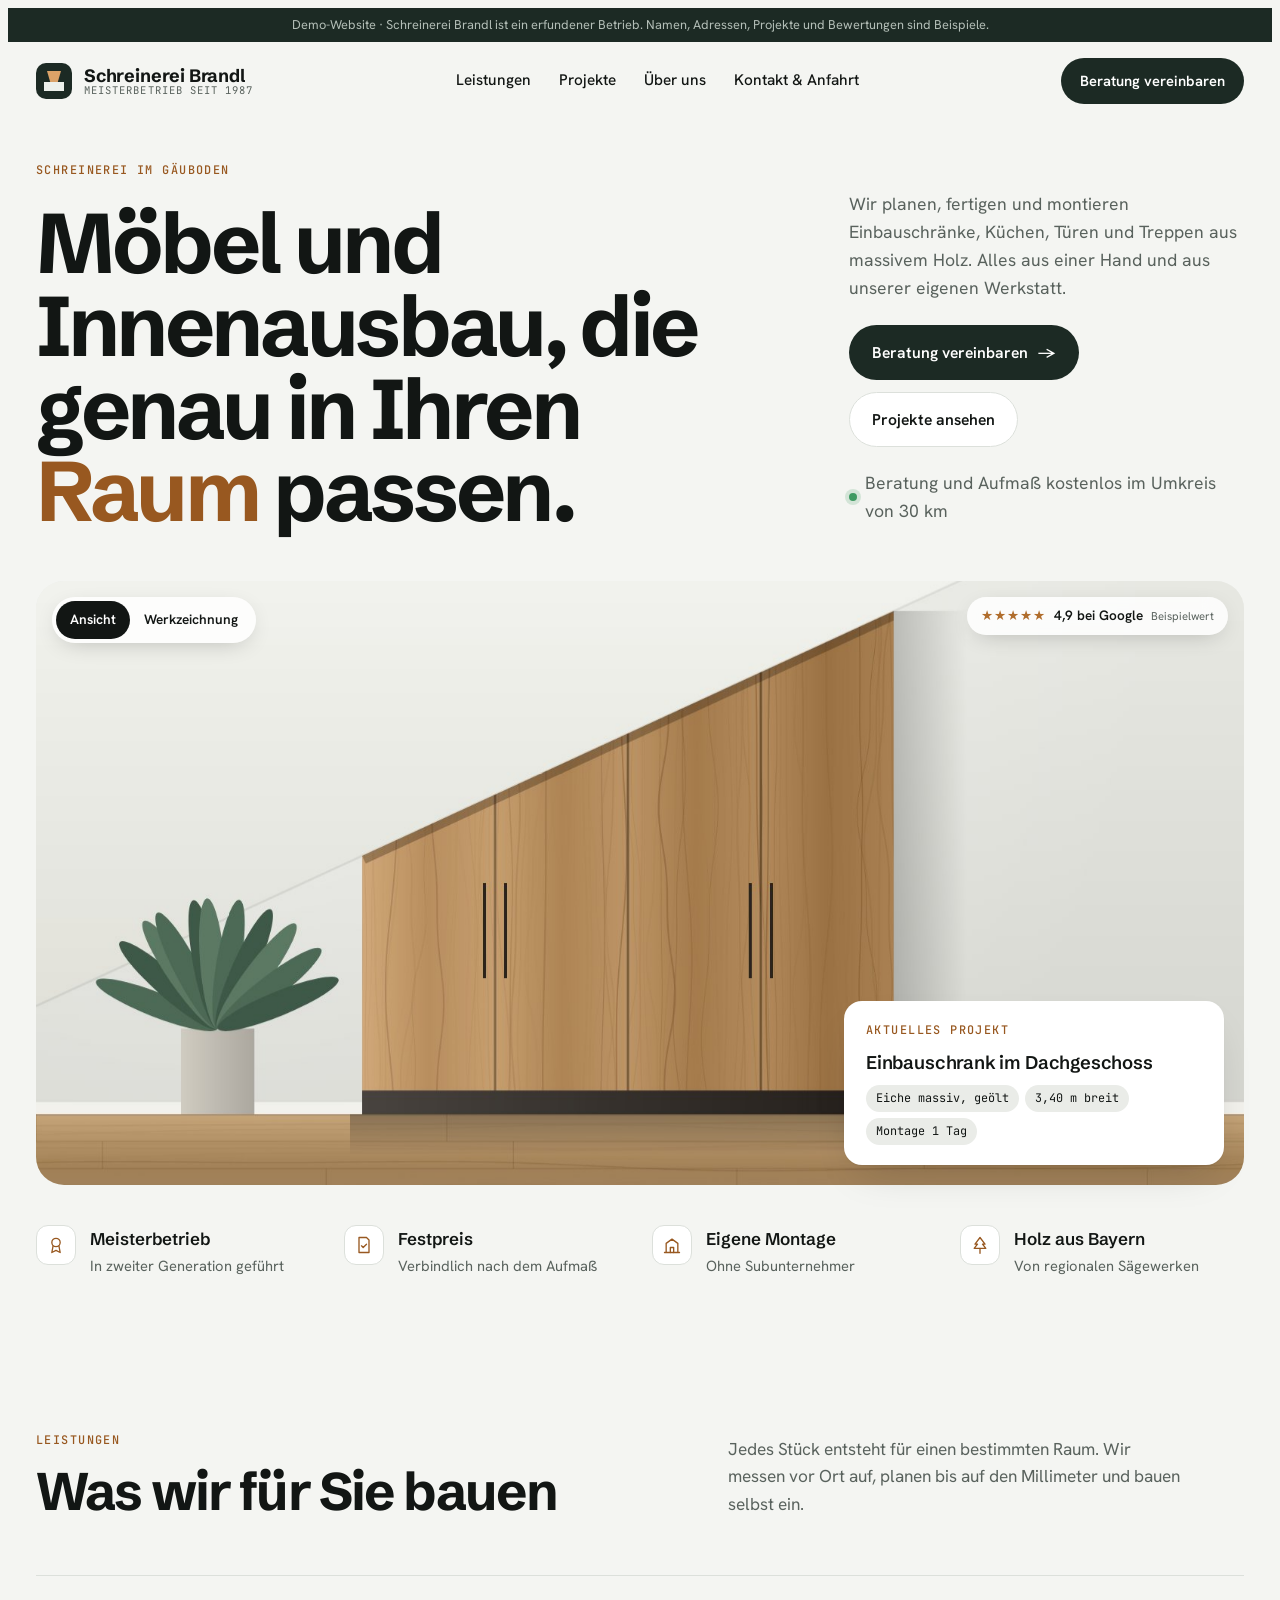
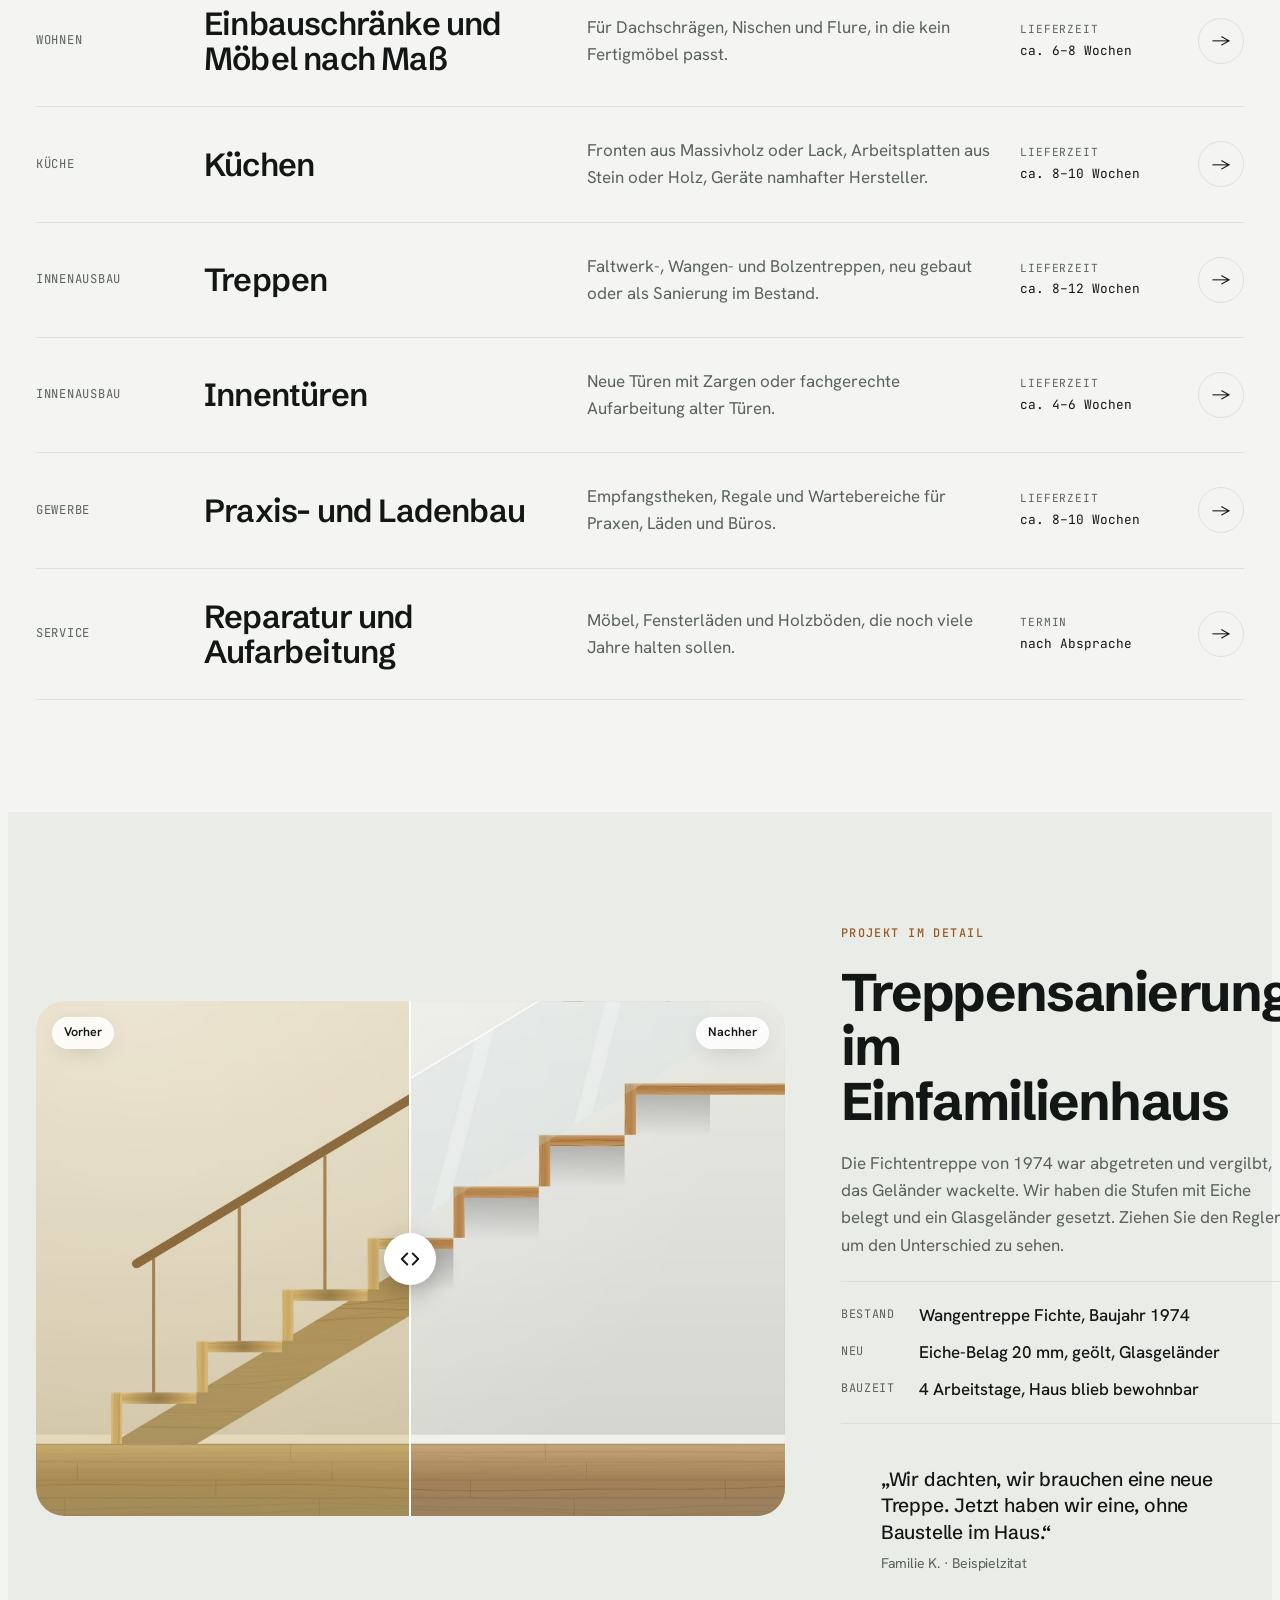
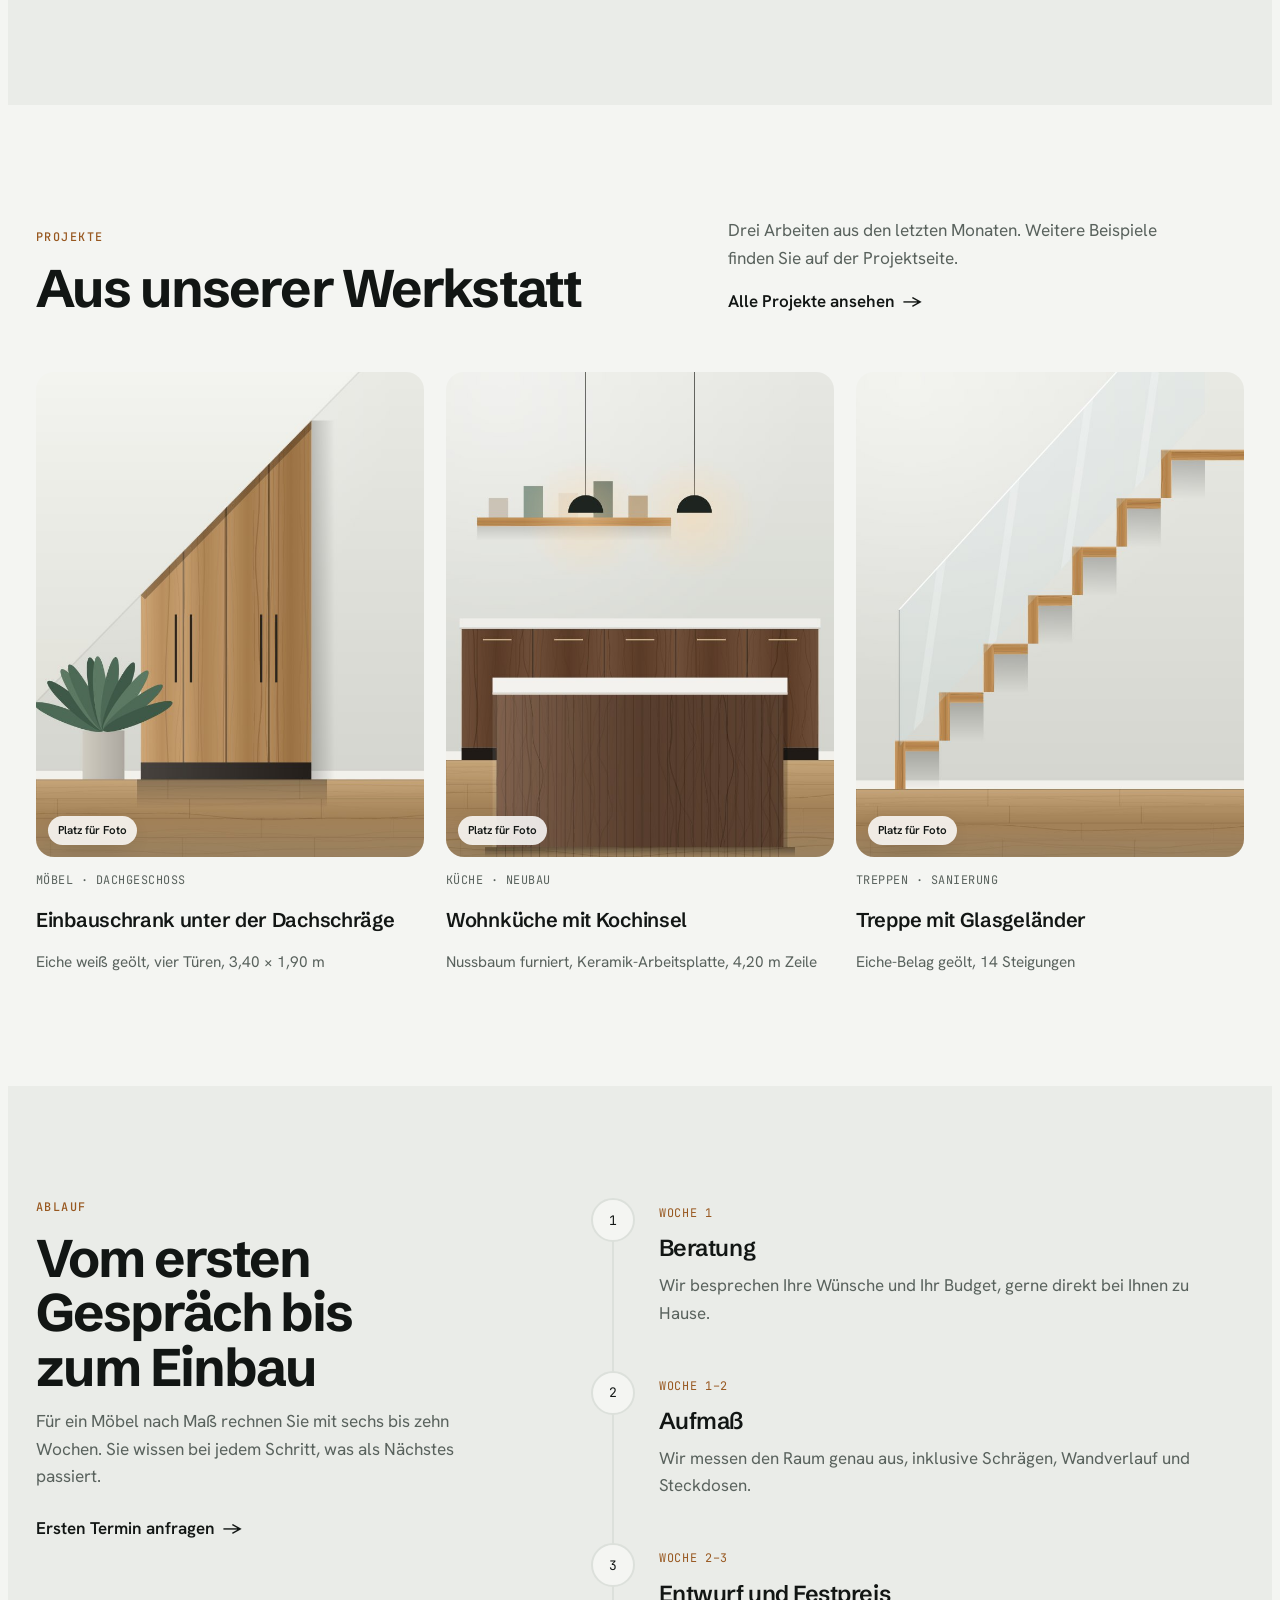
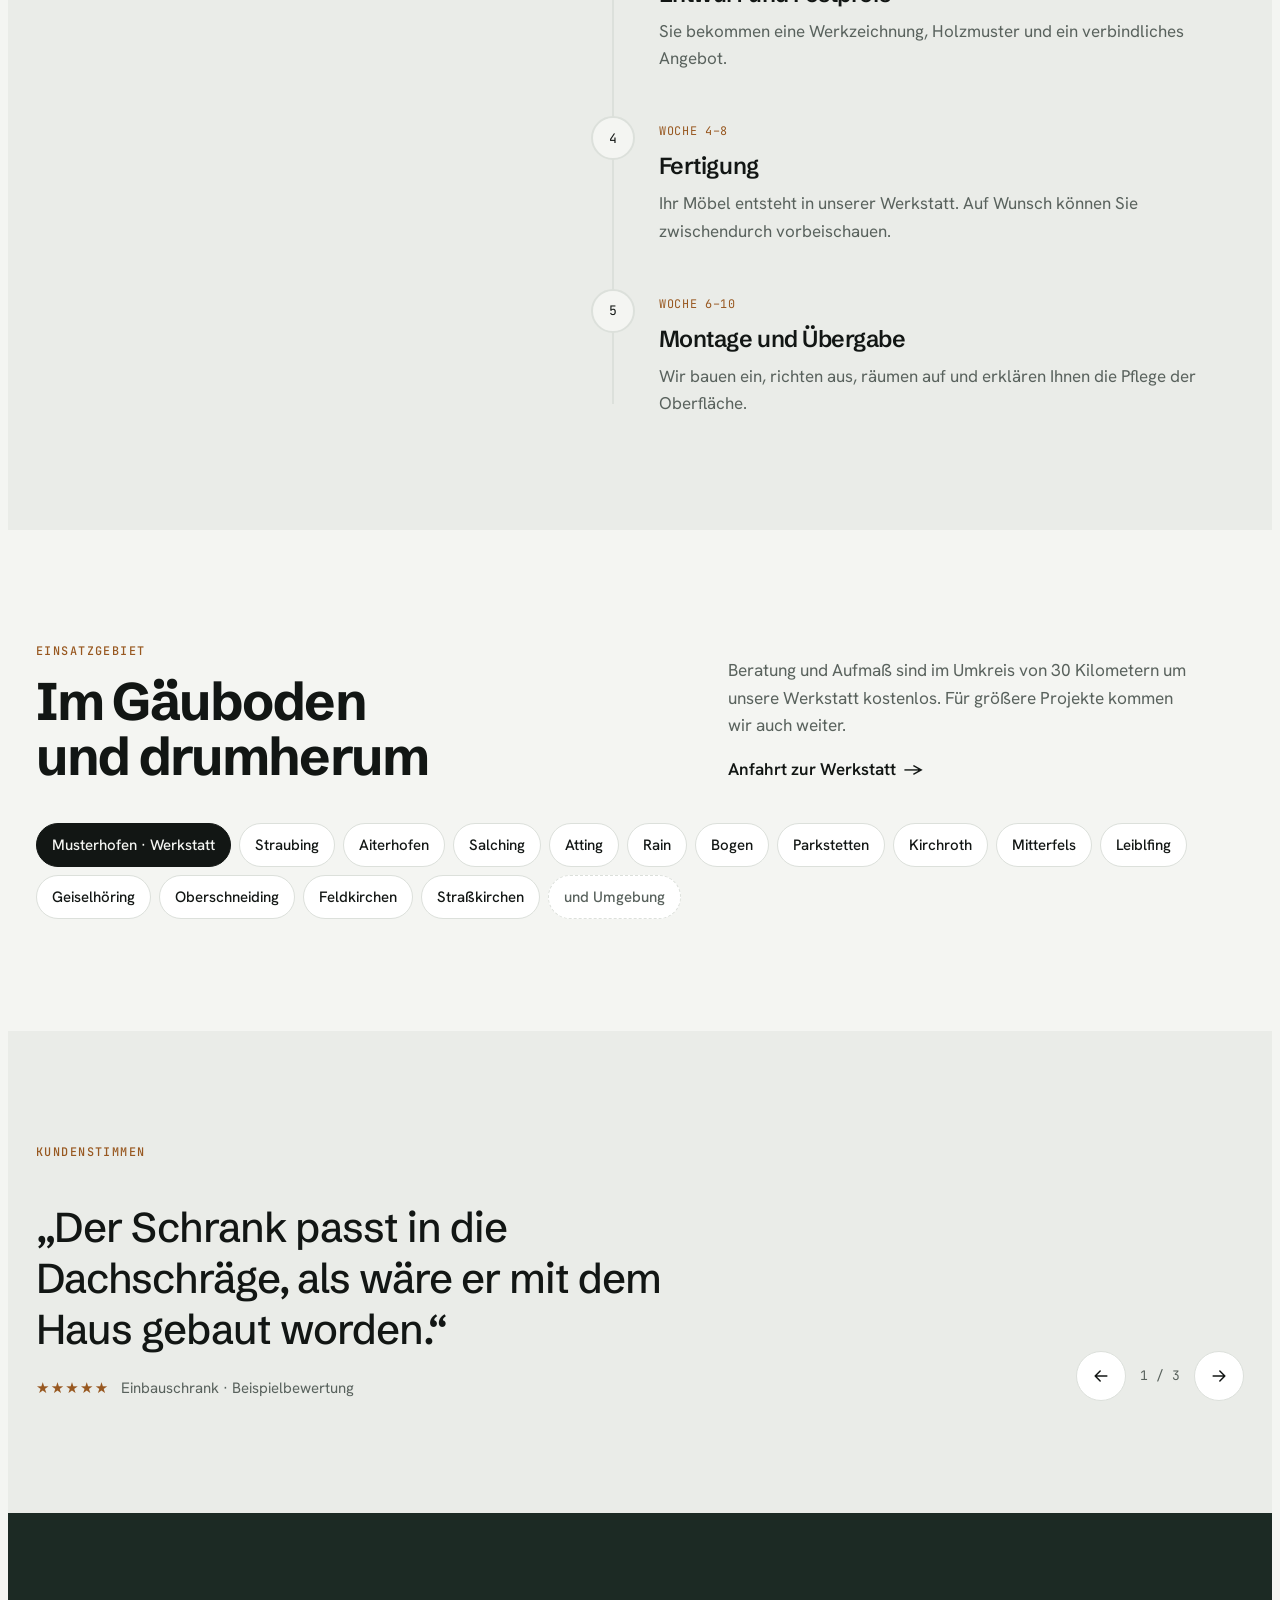
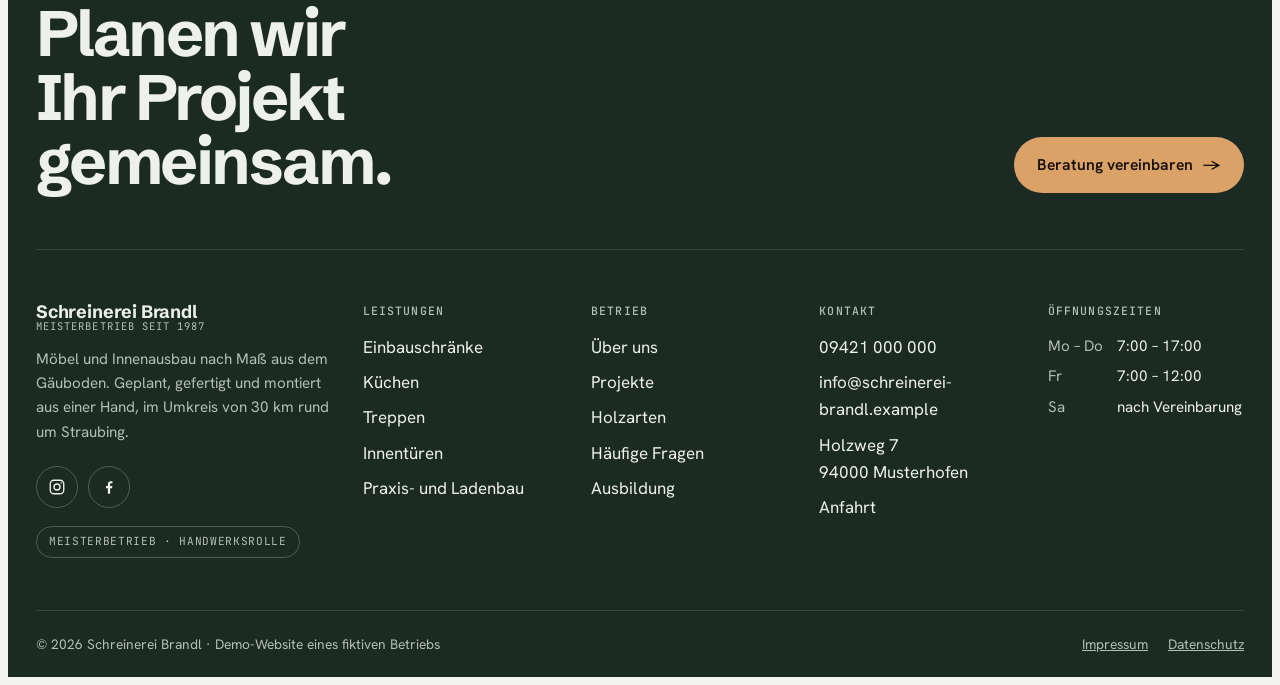
<file: index.html>
<!doctype html>
<html lang="de">
<head>
<meta charset="utf-8">
<meta name="viewport" content="width=device-width, initial-scale=1, viewport-fit=cover">
<title>Schreinerei Brandl Demo</title>
<meta name="claude:viewport-fit-sides" content="cover">
<meta name="description" content="Schreinerei Brandl: Einbauschränke, Küchen, Türen und Treppen nach Maß aus dem Gäuboden. Demo-Website eines fiktiven Betriebs.">
<link rel="preconnect" href="https://fonts.googleapis.com">
<link rel="preconnect" href="https://fonts.gstatic.com" crossorigin>
<link rel="stylesheet" href="https://fonts.googleapis.com/css2?family=Schibsted+Grotesk:wght@400;500;600;700;800&family=Hanken+Grotesk:wght@400;500;600;700&family=JetBrains+Mono:wght@400;500&display=swap">
<link rel="stylesheet" href="style.css">
<link rel="icon" href="favicon.svg" type="image/svg+xml">
<link rel="apple-touch-icon" href="apple-touch-icon.png">
<meta name="theme-color" content="#1c2a24">
<meta property="og:type" content="website">
<meta property="og:locale" content="de_DE">
<meta property="og:site_name" content="Schreinerei Brandl">
<meta property="og:title" content="Schreinerei Brandl · Möbel und Innenausbau nach Maß">
<meta property="og:description" content="Schreinerei Brandl: Einbauschränke, Küchen, Türen und Treppen nach Maß aus dem Gäuboden. Demo-Website eines fiktiven Betriebs.">
<meta property="og:image" content="https://www.schreinerei-brandl.example/og-image.jpg">
<meta name="twitter:card" content="summary_large_image">
</head>
<body>
<div class="demo-bar"><div class="wrap">Demo-Website · Schreinerei Brandl ist ein erfundener Betrieb. Namen, Adressen, Projekte und Bewertungen sind Beispiele.</div></div>

<header class="site-head" id="head">
  <div class="wrap head-inner">
    <a class="brand" href="./" aria-label="Schreinerei Brandl, zur Startseite">
      <svg viewBox="0 0 36 36" aria-hidden="true"><rect width="36" height="36" rx="10" fill="#1c2a24"/><path d="M8 19h20v9H8z" fill="#edf0eb"/><path d="M11 8h14l-3.2 11h-7.6z" fill="#dba268"/></svg>
      <span class="brand-text"><span class="brand-name">Schreinerei Brandl</span><span class="brand-sub">Meisterbetrieb seit 1987</span></span>
    </a>
    <nav class="nav" aria-label="Hauptnavigation">
      <a href="leistungen.html">Leistungen</a>
      <a href="projekte.html">Projekte</a>
      <a href="ueber-uns.html">Über uns</a>
      <a href="kontakt.html">Kontakt & Anfahrt</a>
    </nav>
    <div class="head-actions">
      <a class="btn btn-primary btn-sm" href="kontakt.html#anfrage">Beratung vereinbaren</a>
      <button class="menu-btn" id="menu-btn" type="button" aria-expanded="false" aria-controls="menu" aria-label="Menü öffnen">
        <svg viewBox="0 0 24 24" fill="none" stroke="currentColor" stroke-width="1.8" stroke-linecap="round"><path d="M4 8h16M4 16h16"/></svg>
      </button>
    </div>
  </div>
</header>

<div class="menu" id="menu" hidden>
  <div class="menu-top">
    <span class="brand-text"><span class="brand-name">Schreinerei Brandl</span><span class="brand-sub">Meisterbetrieb seit 1987</span></span>
    <button class="menu-btn" id="menu-close" type="button" aria-label="Menü schließen">
      <svg viewBox="0 0 24 24" fill="none" stroke="currentColor" stroke-width="1.8" stroke-linecap="round"><path d="M6 6l12 12M18 6L6 18"/></svg>
    </button>
  </div>
  <nav aria-label="Mobile Navigation">
    <a href="./" aria-current="page">Start</a>
    <a href="leistungen.html">Leistungen</a>
    <a href="projekte.html">Projekte</a>
    <a href="ueber-uns.html">Über uns</a>
    <a href="kontakt.html">Kontakt & Anfahrt</a>
  </nav>
  <div class="menu-foot">
    <a href="tel:+499421000000">09421 000 000 (Beispielnummer)</a>
    <span>Holzweg 7, 94000 Musterhofen</span>
  </div>
</div>

<main id="start">
  <section class="hero">
    <div class="wrap">
      <div class="hero-top">
        <div>
          <p class="eyebrow" style="margin-bottom:22px">Schreinerei im Gäuboden</p>
          <h1>Möbel und Innenausbau, die genau in Ihren <em>Raum</em> passen.</h1>
        </div>
        <div class="hero-side">
          <p>Wir planen, fertigen und montieren Einbauschränke, Küchen, Türen und Treppen aus massivem Holz. Alles aus einer Hand und aus unserer eigenen Werkstatt.</p>
          <div class="actions">
            <a class="btn btn-primary" href="kontakt.html#anfrage">Beratung vereinbaren <span class="arr" aria-hidden="true">→</span></a>
            <a class="btn btn-outline" href="projekte.html">Projekte ansehen</a>
          </div>
          <p class="hero-note">Beratung und Aufmaß kostenlos im Umkreis von 30 km</p>
        </div>
      </div>
      <div class="hero-figure">
        <div class="hero-media" id="hero-media">
          <img class="view" data-scene="wardrobe" data-w="1600" data-h="900" alt="Einbauschrank aus Eiche unter einer Dachschräge">
          <img class="plan" data-scene="plan" data-w="1600" data-h="900" alt="Werkzeichnung des Einbauschranks mit Maßketten">
          <div class="view-toggle glass" role="group" aria-label="Darstellung wählen">
            <button type="button" data-view="photo" aria-pressed="true">Ansicht</button>
            <button type="button" data-view="plan" aria-pressed="false">Werkzeichnung</button>
          </div>
          <div class="rating glass"><span class="st" aria-hidden="true">★★★★★</span>4,9 bei Google <small>Beispielwert</small></div>
        </div>
        <aside class="info-card">
          <span class="eyebrow">Aktuelles Projekt</span>
          <h2>Einbauschrank im Dachgeschoss</h2>
          <div class="specs"><span class="pill">Eiche massiv, geölt</span><span class="pill">3,40 m breit</span><span class="pill">Montage 1 Tag</span></div>
        </aside>
      </div>
    </div>
  </section>

  <div class="trust">
    <div class="wrap">
      <div class="trust-item reveal">
        <svg viewBox="0 0 24 24" fill="none" stroke="currentColor" stroke-width="1.6" stroke-linecap="round" stroke-linejoin="round" aria-hidden="true"><circle cx="12" cy="9" r="5"/><path d="M8.5 13 7 21l5-2.5L17 21l-1.5-8"/></svg>
        <div><strong>Meisterbetrieb</strong><span>In zweiter Generation geführt</span></div>
      </div>
      <div class="trust-item reveal">
        <svg viewBox="0 0 24 24" fill="none" stroke="currentColor" stroke-width="1.6" stroke-linecap="round" stroke-linejoin="round" aria-hidden="true"><path d="M6 3h9l3 3v15H6z"/><path d="m9 13 2 2 4-4"/></svg>
        <div><strong>Festpreis</strong><span>Verbindlich nach dem Aufmaß</span></div>
      </div>
      <div class="trust-item reveal">
        <svg viewBox="0 0 24 24" fill="none" stroke="currentColor" stroke-width="1.6" stroke-linecap="round" stroke-linejoin="round" aria-hidden="true"><path d="M3 21h18M5 21V10l7-5 7 5v11"/><path d="M10 21v-6h4v6"/></svg>
        <div><strong>Eigene Montage</strong><span>Ohne Subunternehmer</span></div>
      </div>
      <div class="trust-item reveal">
        <svg viewBox="0 0 24 24" fill="none" stroke="currentColor" stroke-width="1.6" stroke-linecap="round" stroke-linejoin="round" aria-hidden="true"><path d="M12 22v-6"/><path d="M12 3 6 11h3l-4 5h14l-4-5h3z"/></svg>
        <div><strong>Holz aus Bayern</strong><span>Von regionalen Sägewerken</span></div>
      </div>
    </div>
  </div>

  <section class="band" id="leistungen">
    <div class="wrap">
      <div class="head-split">
        <div class="section-head reveal">
          <span class="eyebrow">Leistungen</span>
          <h2>Was wir für Sie bauen</h2>
        </div>
        <p class="reveal">Jedes Stück entsteht für einen bestimmten Raum. Wir messen vor Ort auf, planen bis auf den Millimeter und bauen selbst ein.</p>
      </div>
      <ul class="svc-list" id="svc-list">
        <li class="svc reveal" data-scene="wardrobe">
          <div class="thumb"><img data-scene="wardrobe" data-w="800" data-h="600" alt=""></div>
          <span class="tag">Wohnen</span>
          <h3><a class="svc-link" href="einbauschraenke.html">Einbauschränke und Möbel nach Maß</a></h3>
          <p>Für Dachschrägen, Nischen und Flure, in die kein Fertigmöbel passt.</p>
          <span class="time"><span>Lieferzeit</span>ca. 6–8 Wochen</span>
          <span class="go" aria-hidden="true">→</span>
        </li>
        <li class="svc reveal" data-scene="kitchen">
          <div class="thumb"><img data-scene="kitchen" data-w="800" data-h="600" alt=""></div>
          <span class="tag">Küche</span>
          <h3><a class="svc-link" href="leistungen.html#kueche">Küchen</a></h3>
          <p>Fronten aus Massivholz oder Lack, Arbeitsplatten aus Stein oder Holz, Geräte namhafter Hersteller.</p>
          <span class="time"><span>Lieferzeit</span>ca. 8–10 Wochen</span>
          <span class="go" aria-hidden="true">→</span>
        </li>
        <li class="svc reveal" data-scene="stair">
          <div class="thumb"><img data-scene="stair" data-w="800" data-h="600" alt=""></div>
          <span class="tag">Innenausbau</span>
          <h3><a class="svc-link" href="leistungen.html#treppen">Treppen</a></h3>
          <p>Faltwerk-, Wangen- und Bolzentreppen, neu gebaut oder als Sanierung im Bestand.</p>
          <span class="time"><span>Lieferzeit</span>ca. 8–12 Wochen</span>
          <span class="go" aria-hidden="true">→</span>
        </li>
        <li class="svc reveal" data-scene="door">
          <div class="thumb"><img data-scene="door" data-w="800" data-h="600" alt=""></div>
          <span class="tag">Innenausbau</span>
          <h3><a class="svc-link" href="leistungen.html#tueren">Innentüren</a></h3>
          <p>Neue Türen mit Zargen oder fachgerechte Aufarbeitung alter Türen.</p>
          <span class="time"><span>Lieferzeit</span>ca. 4–6 Wochen</span>
          <span class="go" aria-hidden="true">→</span>
        </li>
        <li class="svc reveal" data-scene="reception">
          <div class="thumb"><img data-scene="reception" data-w="800" data-h="600" alt=""></div>
          <span class="tag">Gewerbe</span>
          <h3><a class="svc-link" href="leistungen.html#gewerbe">Praxis- und Ladenbau</a></h3>
          <p>Empfangstheken, Regale und Wartebereiche für Praxen, Läden und Büros.</p>
          <span class="time"><span>Lieferzeit</span>ca. 8–10 Wochen</span>
          <span class="go" aria-hidden="true">→</span>
        </li>
        <li class="svc reveal" data-scene="bench">
          <div class="thumb"><img data-scene="bench" data-w="800" data-h="600" alt=""></div>
          <span class="tag">Service</span>
          <h3><a class="svc-link" href="leistungen.html#reparatur">Reparatur und Aufarbeitung</a></h3>
          <p>Möbel, Fensterläden und Holzböden, die noch viele Jahre halten sollen.</p>
          <span class="time"><span>Termin</span>nach Absprache</span>
          <span class="go" aria-hidden="true">→</span>
        </li>
      </ul>
    </div>
  </section>
  <div class="svc-preview" id="svc-preview" aria-hidden="true"><img alt=""></div>

  <section class="band band-subtle" id="projekt">
    <div class="wrap case">
      <div class="ba reveal" id="ba">
        <img data-scene="stairOld" data-w="1200" data-h="825" alt="Alte Fichtentreppe vor der Sanierung">
        <img class="after" data-scene="stair" data-w="1200" data-h="825" alt="Treppe nach der Sanierung mit Eichenbelag">
        <span class="lbl l glass">Vorher</span><span class="lbl r glass">Nachher</span>
        <span class="handle" aria-hidden="true"></span>
        <label for="ba-range" class="sr-only">Vorher-Nachher-Vergleich verschieben</label>
        <input type="range" id="ba-range" min="0" max="100" value="50">
        <span class="knob" aria-hidden="true"><svg viewBox="0 0 24 24" fill="none" stroke="currentColor" stroke-width="2" stroke-linecap="round" stroke-linejoin="round"><path d="m9 6-6 6 6 6M15 6l6 6-6 6"/></svg></span>
      </div>
      <div class="case-text reveal">
        <span class="eyebrow">Projekt im Detail</span>
        <div class="section-head"><h2>Treppensanierung im Einfamilienhaus</h2></div>
        <p>Die Fichtentreppe von 1974 war abgetreten und vergilbt, das Geländer wackelte. Wir haben die Stufen mit Eiche belegt und ein Glasgeländer gesetzt. Ziehen Sie den Regler, um den Unterschied zu sehen.</p>
        <dl class="spec">
          <dt>Bestand</dt><dd>Wangentreppe Fichte, Baujahr 1974</dd>
          <dt>Neu</dt><dd>Eiche-Belag 20 mm, geölt, Glasgeländer</dd>
          <dt>Bauzeit</dt><dd>4 Arbeitstage, Haus blieb bewohnbar</dd>
        </dl>
        <blockquote class="case-quote">„Wir dachten, wir brauchen eine neue Treppe. Jetzt haben wir eine, ohne Baustelle im Haus.“<footer>Familie K. · Beispielzitat</footer></blockquote>
      </div>
    </div>
  </section>

  <section class="band" id="projekte">
    <div class="wrap">
      <div class="head-split">
        <div class="section-head reveal">
          <span class="eyebrow">Projekte</span>
          <h2>Aus unserer Werkstatt</h2>
        </div>
        <div class="reveal" style="display:grid;gap:16px;justify-items:start">
          <p style="color:var(--muted);font-size:1.08rem;max-width:46ch">Drei Arbeiten aus den letzten Monaten. Weitere Beispiele finden Sie auf der Projektseite.</p>
          <a class="link-arrow" href="projekte.html">Alle Projekte ansehen <span class="arr" aria-hidden="true">→</span></a>
        </div>
      </div>
      <div class="projects" style="margin-top:0">
        <article class="proj">
          <button class="proj-open" type="button" data-project="schrank" aria-label="Projekt ansehen: Einbauschrank unter der Dachschräge"></button>
          <div class="media"><img data-scene="wardrobe" data-w="720" data-h="900" alt="Einbauschrank unter der Dachschräge"><span class="ph glass">Platz für Foto</span><span class="view-hint glass">Ansehen +</span></div>
          <span class="meta">Möbel · Dachgeschoss</span>
          <h3>Einbauschrank unter der Dachschräge</h3>
          <p>Eiche weiß geölt, vier Türen, 3,40 × 1,90 m</p>
        </article>
        <article class="proj">
          <button class="proj-open" type="button" data-project="kueche" aria-label="Projekt ansehen: Wohnküche mit Kochinsel"></button>
          <div class="media"><img data-scene="kitchen" data-w="720" data-h="900" alt="Wohnküche mit Kochinsel"><span class="ph glass">Platz für Foto</span><span class="view-hint glass">Ansehen +</span></div>
          <span class="meta">Küche · Neubau</span>
          <h3>Wohnküche mit Kochinsel</h3>
          <p>Nussbaum furniert, Keramik-Arbeitsplatte, 4,20 m Zeile</p>
        </article>
        <article class="proj">
          <button class="proj-open" type="button" data-project="treppe" aria-label="Projekt ansehen: Treppe mit Glasgeländer"></button>
          <div class="media"><img data-scene="stair" data-w="720" data-h="900" alt="Treppe mit Glasgeländer"><span class="ph glass">Platz für Foto</span><span class="view-hint glass">Ansehen +</span></div>
          <span class="meta">Treppen · Sanierung</span>
          <h3>Treppe mit Glasgeländer</h3>
          <p>Eiche-Belag geölt, 14 Steigungen</p>
        </article>
      </div>
    </div>
  </section>

  <section class="band band-subtle" id="ablauf">
    <div class="wrap process">
      <div class="section-head reveal">
        <span class="eyebrow">Ablauf</span>
        <h2>Vom ersten Gespräch bis zum Einbau</h2>
        <p>Für ein Möbel nach Maß rechnen Sie mit sechs bis zehn Wochen. Sie wissen bei jedem Schritt, was als Nächstes passiert.</p>
        <div class="actions" style="margin-top:10px"><a class="link-arrow" href="kontakt.html#anfrage">Ersten Termin anfragen <span class="arr" aria-hidden="true">→</span></a></div>
      </div>
      <ol class="steps" id="steps">
        <li><span class="dot">1</span><div><span class="when">Woche 1</span><h3>Beratung</h3><p>Wir besprechen Ihre Wünsche und Ihr Budget, gerne direkt bei Ihnen zu Hause.</p></div></li>
        <li><span class="dot">2</span><div><span class="when">Woche 1–2</span><h3>Aufmaß</h3><p>Wir messen den Raum genau aus, inklusive Schrägen, Wandverlauf und Steckdosen.</p></div></li>
        <li><span class="dot">3</span><div><span class="when">Woche 2–3</span><h3>Entwurf und Festpreis</h3><p>Sie bekommen eine Werkzeichnung, Holzmuster und ein verbindliches Angebot.</p></div></li>
        <li><span class="dot">4</span><div><span class="when">Woche 4–8</span><h3>Fertigung</h3><p>Ihr Möbel entsteht in unserer Werkstatt. Auf Wunsch können Sie zwischendurch vorbeischauen.</p></div></li>
        <li><span class="dot">5</span><div><span class="when">Woche 6–10</span><h3>Montage und Übergabe</h3><p>Wir bauen ein, richten aus, räumen auf und erklären Ihnen die Pflege der Oberfläche.</p></div></li>
      </ol>
    </div>
  </section>

  <section class="band" id="einsatzgebiet">
    <div class="wrap">
      <div class="head-split" style="margin-bottom:0">
        <div class="section-head reveal">
          <span class="eyebrow">Einsatzgebiet</span>
          <h2>Im Gäuboden und drumherum</h2>
        </div>
        <div class="reveal" style="display:grid;gap:16px;justify-items:start">
          <p style="color:var(--muted);font-size:1.08rem;max-width:46ch">Beratung und Aufmaß sind im Umkreis von 30 Kilometern um unsere Werkstatt kostenlos. Für größere Projekte kommen wir auch weiter.</p>
          <a class="link-arrow" href="kontakt.html#anfahrt">Anfahrt zur Werkstatt <span class="arr" aria-hidden="true">→</span></a>
        </div>
      </div>
      <ul class="area reveal" aria-label="Orte im Einsatzgebiet">
        <li class="home">Musterhofen · Werkstatt</li><li>Straubing</li><li>Aiterhofen</li><li>Salching</li><li>Atting</li><li>Rain</li><li>Bogen</li><li>Parkstetten</li><li>Kirchroth</li><li>Mitterfels</li><li>Leiblfing</li><li>Geiselhöring</li><li>Oberschneiding</li><li>Feldkirchen</li><li>Straßkirchen</li><li>und Umgebung</li>
      </ul>
    </div>
  </section>

  <section class="band band-subtle" id="stimmen">
    <div class="wrap">
      <div class="section-head reveal"><span class="eyebrow">Kundenstimmen</span></div>
      <div class="quotes">
        <div class="q-wrap" aria-live="polite">
          <figure class="q-slide" style="margin:0">
            <blockquote>„Der Schrank passt in die Dachschräge, als wäre er mit dem Haus gebaut worden.“</blockquote>
            <figcaption><span class="st" aria-label="5 von 5 Sternen">★★★★★</span>Einbauschrank · Beispielbewertung</figcaption>
          </figure>
          <figure class="q-slide" style="margin:0" hidden>
            <blockquote>„Pünktlich, sauber, und der Festpreis hat am Ende auf den Euro gestimmt.“</blockquote>
            <figcaption><span class="st" aria-label="5 von 5 Sternen">★★★★★</span>Küche · Beispielbewertung</figcaption>
          </figure>
          <figure class="q-slide" style="margin:0" hidden>
            <blockquote>„Unsere alte Treppe sieht aus wie neu. Nach vier Tagen war alles fertig.“</blockquote>
            <figcaption><span class="st" aria-label="5 von 5 Sternen">★★★★★</span>Treppensanierung · Beispielbewertung</figcaption>
          </figure>
        </div>
        <div class="q-ctrl">
          <button class="round" type="button" id="q-prev" aria-label="Vorherige Bewertung"><svg viewBox="0 0 24 24" fill="none" stroke="currentColor" stroke-width="1.8" stroke-linecap="round" stroke-linejoin="round"><path d="M19 12H5m6-6-6 6 6 6"/></svg></button>
          <span class="q-count" id="q-count">1 / 3</span>
          <button class="round" type="button" id="q-next" aria-label="Nächste Bewertung"><svg viewBox="0 0 24 24" fill="none" stroke="currentColor" stroke-width="1.8" stroke-linecap="round" stroke-linejoin="round"><path d="M5 12h14m-6-6 6 6-6 6"/></svg></button>
        </div>
      </div>
    </div>
  </section>
</main>

<footer class="site-foot">
  <div class="wrap">
    <div class="foot-cta">
      <h2>Planen wir Ihr Projekt gemeinsam.</h2>
      <a class="btn btn-oak" href="kontakt.html#anfrage">Beratung vereinbaren <span class="arr" aria-hidden="true">→</span></a>
    </div>
    <div class="foot-cols">
      <div>
        <span class="brand-text" style="margin-bottom:14px"><span class="brand-name">Schreinerei Brandl</span><span class="brand-sub">Meisterbetrieb seit 1987</span></span>
        <p>Möbel und Innenausbau nach Maß aus dem Gäuboden. Geplant, gefertigt und montiert aus einer Hand, im Umkreis von 30 km rund um Straubing.</p>
        <div class="social">
          <a href="https://www.instagram.com/" target="_blank" rel="noopener" aria-label="Instagram (Beispiel-Link)"><svg viewBox="0 0 24 24" fill="none" stroke="currentColor" stroke-width="1.8" aria-hidden="true"><rect x="3" y="3" width="18" height="18" rx="5"/><circle cx="12" cy="12" r="4"/><circle cx="17.5" cy="6.5" r="1" fill="currentColor" stroke="none"/></svg></a>
          <a href="https://www.facebook.com/" target="_blank" rel="noopener" aria-label="Facebook (Beispiel-Link)"><svg viewBox="0 0 24 24" fill="currentColor" aria-hidden="true"><path d="M13.5 21v-7.5h2.6l.4-3h-3V8.6c0-.9.3-1.5 1.5-1.5h1.6V4.4c-.3 0-1.2-.1-2.3-.1-2.3 0-3.8 1.4-3.8 3.9v2.3H8v3h2.5V21z"/></svg></a>
        </div>
        <span class="foot-badge">Meisterbetrieb · Handwerksrolle</span>
      </div>
      <div>
        <h3>Leistungen</h3>
        <ul><li><a href="einbauschraenke.html">Einbauschränke</a></li><li><a href="leistungen.html#kueche">Küchen</a></li><li><a href="leistungen.html#treppen">Treppen</a></li><li><a href="leistungen.html#tueren">Innentüren</a></li><li><a href="leistungen.html#gewerbe">Praxis- und Ladenbau</a></li></ul>
      </div>
      <div>
        <h3>Betrieb</h3>
        <ul><li><a href="ueber-uns.html">Über uns</a></li><li><a href="projekte.html">Projekte</a></li><li><a href="leistungen.html#holzarten">Holzarten</a></li><li><a href="leistungen.html#faq">Häufige Fragen</a></li><li><a href="ueber-uns.html#team">Ausbildung</a></li></ul>
      </div>
      <div>
        <h3>Kontakt</h3>
        <ul><li><a href="tel:+499421000000">09421 000 000</a></li><li><a href="mailto:info@schreinerei-brandl.example">info@schreinerei-brandl.example</a></li><li>Holzweg 7<br>94000 Musterhofen</li><li><a href="kontakt.html#anfahrt">Anfahrt</a></li></ul>
      </div>
      <div>
        <h3>Öffnungszeiten</h3>
        <div class="foot-hours"><span>Mo – Do</span><span>7:00 – 17:00</span><span>Fr</span><span>7:00 – 12:00</span><span>Sa</span><span>nach Vereinbarung</span></div>
      </div>
    </div>
    <div class="foot-bottom">
      <span>© 2026 Schreinerei Brandl · Demo-Website eines fiktiven Betriebs</span>
      <nav aria-label="Rechtliches"><a href="impressum.html">Impressum</a><a href="datenschutz.html">Datenschutz</a></nav>
    </div>
  </div>
</footer>

<div class="mobile-bar">
  <a class="btn btn-outline" href="tel:+499421000000">Anrufen</a>
  <a class="btn btn-primary" href="kontakt.html#anfrage">Anfrage stellen</a>
</div>

<dialog class="lightbox" id="lightbox" aria-labelledby="lb-title">
  <button class="round lb-close" type="button" id="lb-close" aria-label="Schließen"><svg viewBox="0 0 24 24" fill="none" stroke="currentColor" stroke-width="1.8" stroke-linecap="round"><path d="M6 6l12 12M18 6L6 18"/></svg></button>
  <div class="lb-inner">
    <div class="lb-media">
      <img id="lb-img" alt="">
      <div class="lb-thumbs" id="lb-thumbs" role="group" aria-label="Ansichten"></div>
    </div>
    <div class="lb-text">
      <span class="eyebrow" id="lb-meta"></span>
      <h2 id="lb-title"></h2>
      <p id="lb-desc"></p>
      <dl class="spec" id="lb-spec"></dl>
      <div class="lb-foot">
        <a class="btn btn-primary" id="lb-cta" href="kontakt.html#anfrage">Ähnliches Projekt anfragen <span class="arr" aria-hidden="true">→</span></a>
        <div class="lb-nav">
          <button class="round" type="button" id="lb-prev" aria-label="Vorheriges Projekt"><svg viewBox="0 0 24 24" fill="none" stroke="currentColor" stroke-width="1.8" stroke-linecap="round" stroke-linejoin="round"><path d="M19 12H5m6-6-6 6 6 6"/></svg></button>
          <span class="q-count" id="lb-count"></span>
          <button class="round" type="button" id="lb-next" aria-label="Nächstes Projekt"><svg viewBox="0 0 24 24" fill="none" stroke="currentColor" stroke-width="1.8" stroke-linecap="round" stroke-linejoin="round"><path d="M5 12h14m-6-6 6 6-6 6"/></svg></button>
        </div>
      </div>
    </div>
  </div>
</dialog>

<script>window.DEMO_PREVIEW = false; window.PROJECTS = [{"id":"schrank","meta":"Möbel · Dachgeschoss","title":"Einbauschrank unter der Dachschräge","desc":"Für ein Schlafzimmer im ausgebauten Dachgeschoss haben wir einen Schrank gebaut, der der Schräge auf ganzer Länge folgt. Hinter den vier Türen sind Kleiderstangen, Fachböden und zwei Schubladen.","specs":[["Holz","Eiche massiv, weiß geölt"],["Maße","3,40 × 1,90 m, Kniestock 1,12 m"],["Ausstattung","LED-Licht, zwei Schubladen"],["Montage","1 Tag"]],"gallery":[["wardrobe","Ansicht"],["plan","Werkzeichnung"],["sw-oak","Oberfläche"]],"topic":"a1"},{"id":"kueche","meta":"Küche · Neubau","title":"Wohnküche mit Kochinsel","desc":"Offene Wohnküche in einem Neubau mit Kochinsel als Treffpunkt. Die Fronten sind mit Nussbaum furniert, die Arbeitsplatte aus Keramik hält Hitze und Kratzer aus.","specs":[["Fronten","Nussbaum furniert"],["Arbeitsplatte","Keramik, 12 mm"],["Maße","Zeile 4,20 m, Insel 2,40 m"],["Montage","3 Tage"]],"gallery":[["kitchen","Ansicht"],["sw-walnut","Oberfläche"]],"topic":"a2"},{"id":"treppe","meta":"Treppen · Sanierung","title":"Treppe mit Glasgeländer","desc":"Die Fichtentreppe von 1974 war abgetreten und vergilbt. Wir haben die Stufen mit Eiche belegt und ein Glasgeländer gesetzt, ohne die alte Treppe herauszureißen.","specs":[["Bestand","Wangentreppe Fichte, 1974"],["Neu","Eiche-Belag 20 mm, geölt"],["Geländer","Glas, 10 mm VSG"],["Bauzeit","4 Arbeitstage"]],"gallery":[["stair","Nachher"],["stairOld","Vorher"],["sw-oak","Oberfläche"]],"topic":"a4"},{"id":"theke","meta":"Gewerbe · Praxis","title":"Empfangstheke für eine Physiopraxis","desc":"Empfangstheke mit erhöhtem Tresen für Patienten und einer niedrigen Ablage, die auch im Rollstuhl gut erreichbar ist. Montiert an einem Samstag, damit die Praxis normal öffnen konnte.","specs":[["Material","Eichenlamellen, Mineralwerkstoff"],["Länge","2,60 m"],["Extras","Kabelkanal, abschließbare Schubladen"],["Montage","1 Tag am Wochenende"]],"gallery":[["reception","Ansicht"],["sw-oak","Oberfläche"]],"topic":"a5"},{"id":"tueren","meta":"Innenausbau · Altbau","title":"Innentüren im Altbau","desc":"Sieben neue Innentüren für eine sanierte Altbauwohnung. Die Zargen haben wir an die schiefen Wände angepasst, damit jede Tür sauber schließt.","specs":[["Ausführung","Eiche furniert"],["Umfang","7 Türen mit Zargen"],["Extras","Schallschutztür im Schlafzimmer"],["Montage","2 Tage"]],"gallery":[["door","Ansicht"],["sw-oak","Oberfläche"]],"topic":"a3"},{"id":"garderobe","meta":"Möbel · Flur","title":"Garderobe mit Sitzbank","desc":"Garderobe für einen schmalen Flur: ein Wandpaneel mit Haken und eine Sitzbank mit drei Schubladen für Schuhe, Mützen und Handschuhe.","specs":[["Holz","Eiche geölt"],["Breite","2,20 m"],["Ausstattung","5 Haken, 3 Schubladen, Sitzpolster"],["Montage","½ Tag"]],"gallery":[["bench","Ansicht"],["sw-oakLight","Oberfläche"]],"topic":"a1"}];</script>
<script src="main.js"></script>
</body>
</html>
</file>
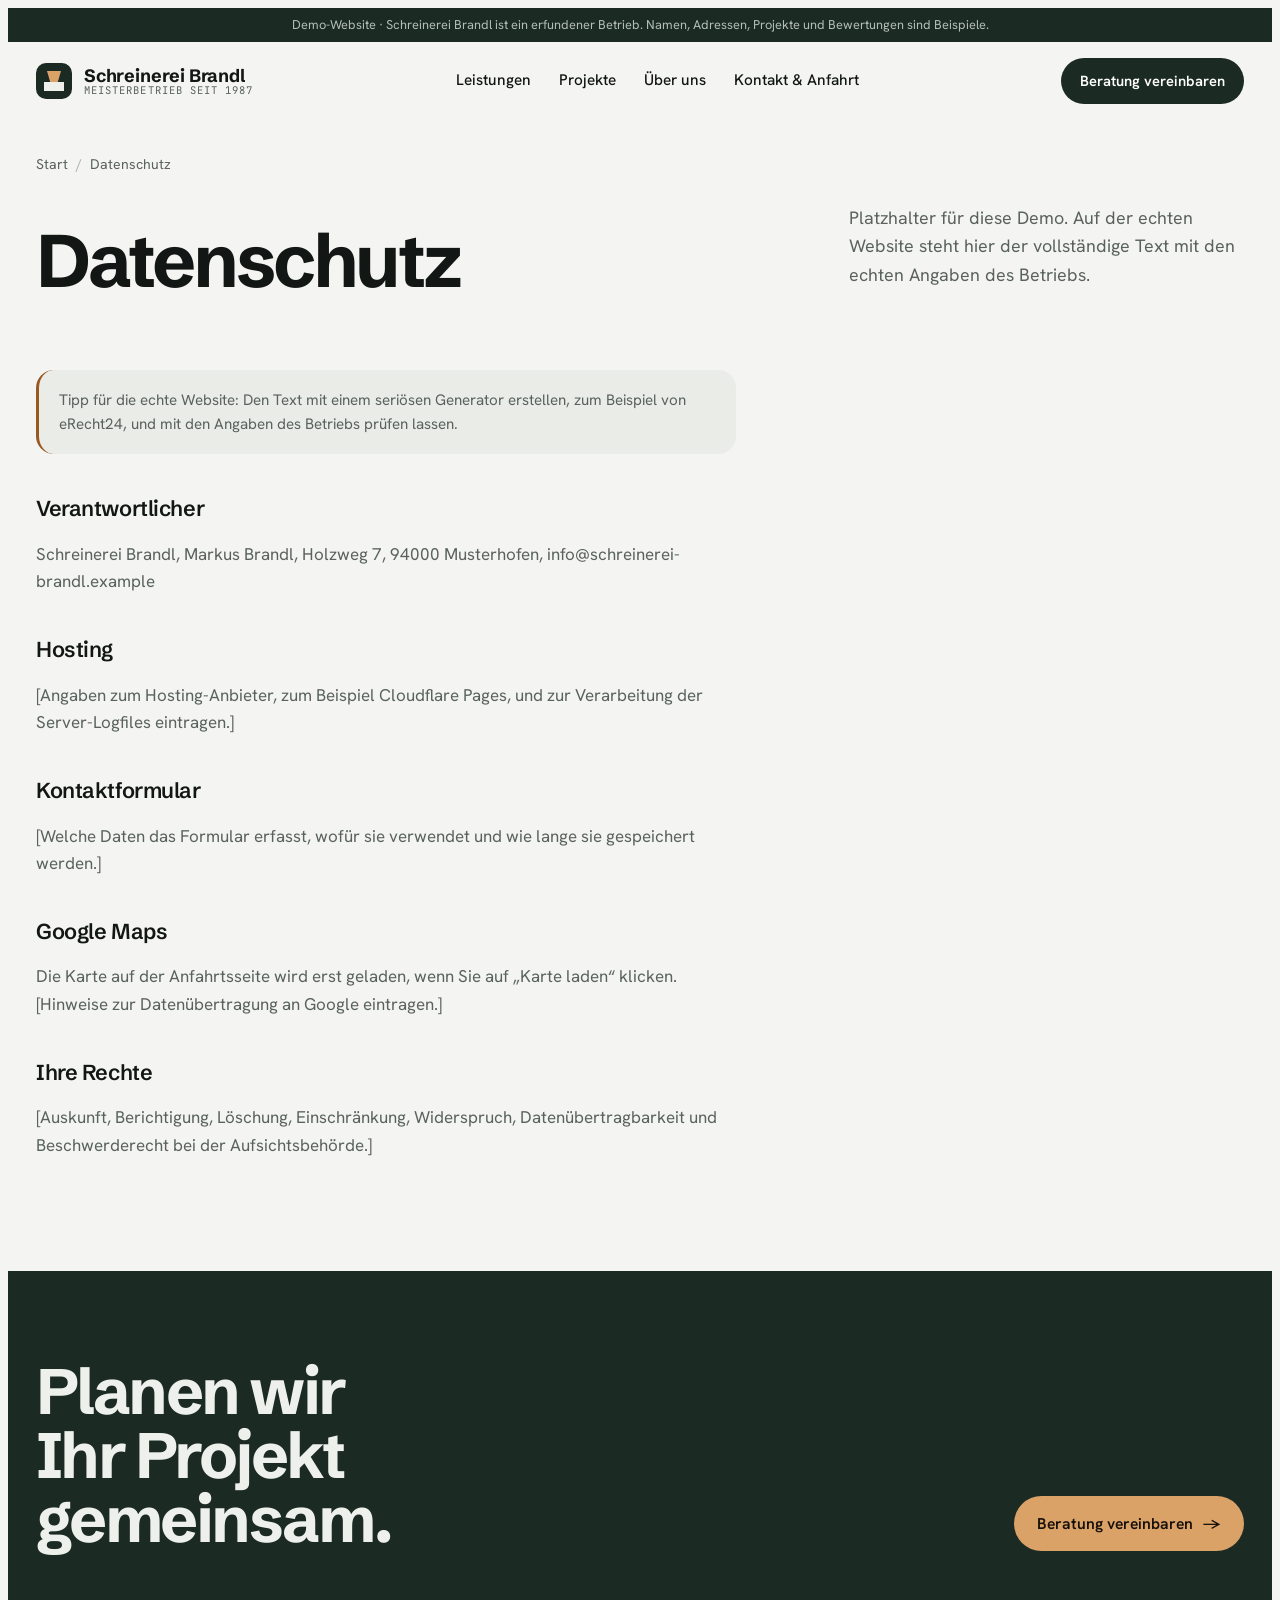
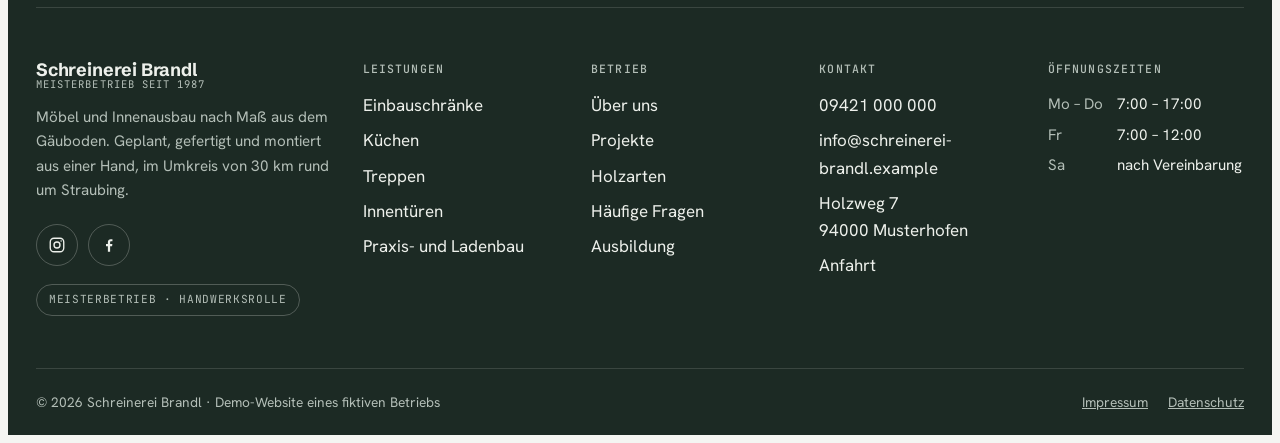
<file: datenschutz.html>
<!doctype html>
<html lang="de">
<head>
<meta charset="utf-8">
<meta name="viewport" content="width=device-width, initial-scale=1, viewport-fit=cover">
<title>Datenschutz · Schreinerei Brandl</title>
<meta name="claude:viewport-fit-sides" content="cover">
<meta name="description" content="Datenschutz der Schreinerei Brandl (Demo-Website).">
<link rel="preconnect" href="https://fonts.googleapis.com">
<link rel="preconnect" href="https://fonts.gstatic.com" crossorigin>
<link rel="stylesheet" href="https://fonts.googleapis.com/css2?family=Schibsted+Grotesk:wght@400;500;600;700;800&family=Hanken+Grotesk:wght@400;500;600;700&family=JetBrains+Mono:wght@400;500&display=swap">
<link rel="stylesheet" href="style.css">
<link rel="icon" href="favicon.svg" type="image/svg+xml">
<link rel="apple-touch-icon" href="apple-touch-icon.png">
<meta name="theme-color" content="#1c2a24">
<meta property="og:type" content="website">
<meta property="og:locale" content="de_DE">
<meta property="og:site_name" content="Schreinerei Brandl">
<meta property="og:title" content="Datenschutz · Schreinerei Brandl">
<meta property="og:description" content="Datenschutz der Schreinerei Brandl (Demo-Website).">
<meta property="og:image" content="https://www.schreinerei-brandl.example/og-image.jpg">
<meta name="twitter:card" content="summary_large_image">
</head>
<body>
<div class="demo-bar"><div class="wrap">Demo-Website · Schreinerei Brandl ist ein erfundener Betrieb. Namen, Adressen, Projekte und Bewertungen sind Beispiele.</div></div>

<header class="site-head" id="head">
  <div class="wrap head-inner">
    <a class="brand" href="./" aria-label="Schreinerei Brandl, zur Startseite">
      <svg viewBox="0 0 36 36" aria-hidden="true"><rect width="36" height="36" rx="10" fill="#1c2a24"/><path d="M8 19h20v9H8z" fill="#edf0eb"/><path d="M11 8h14l-3.2 11h-7.6z" fill="#dba268"/></svg>
      <span class="brand-text"><span class="brand-name">Schreinerei Brandl</span><span class="brand-sub">Meisterbetrieb seit 1987</span></span>
    </a>
    <nav class="nav" aria-label="Hauptnavigation">
      <a href="leistungen.html">Leistungen</a>
      <a href="projekte.html">Projekte</a>
      <a href="ueber-uns.html">Über uns</a>
      <a href="kontakt.html">Kontakt & Anfahrt</a>
    </nav>
    <div class="head-actions">
      <a class="btn btn-primary btn-sm" href="kontakt.html#anfrage">Beratung vereinbaren</a>
      <button class="menu-btn" id="menu-btn" type="button" aria-expanded="false" aria-controls="menu" aria-label="Menü öffnen">
        <svg viewBox="0 0 24 24" fill="none" stroke="currentColor" stroke-width="1.8" stroke-linecap="round"><path d="M4 8h16M4 16h16"/></svg>
      </button>
    </div>
  </div>
</header>

<div class="menu" id="menu" hidden>
  <div class="menu-top">
    <span class="brand-text"><span class="brand-name">Schreinerei Brandl</span><span class="brand-sub">Meisterbetrieb seit 1987</span></span>
    <button class="menu-btn" id="menu-close" type="button" aria-label="Menü schließen">
      <svg viewBox="0 0 24 24" fill="none" stroke="currentColor" stroke-width="1.8" stroke-linecap="round"><path d="M6 6l12 12M18 6L6 18"/></svg>
    </button>
  </div>
  <nav aria-label="Mobile Navigation">
    <a href="./">Start</a>
    <a href="leistungen.html">Leistungen</a>
    <a href="projekte.html">Projekte</a>
    <a href="ueber-uns.html">Über uns</a>
    <a href="kontakt.html">Kontakt & Anfahrt</a>
  </nav>
  <div class="menu-foot">
    <a href="tel:+499421000000">09421 000 000 (Beispielnummer)</a>
    <span>Holzweg 7, 94000 Musterhofen</span>
  </div>
</div>

<main id="start">
  <section class="page-hero">
    <div class="wrap">
      <nav class="crumbs" aria-label="Brotkrumen"><a href="./">Start</a><span aria-hidden="true">/</span><span aria-current="page">Datenschutz</span></nav>
      <div class="hero-top">
        <div>
          
          <h1>Datenschutz</h1>
        </div>
        <div class="hero-side">
          <p class="intro">Platzhalter für diese Demo. Auf der echten Website steht hier der vollständige Text mit den echten Angaben des Betriebs.</p>
          
        </div>
      </div>
      
    </div>
  </section>
  <section class="band flush">
    <div class="wrap">
      <div class="prose">
        <p class="notice">Tipp für die echte Website: Den Text mit einem seriösen Generator erstellen, zum Beispiel von eRecht24, und mit den Angaben des Betriebs prüfen lassen.</p>
        
        <h2>Verantwortlicher</h2>
        <p>Schreinerei Brandl, Markus Brandl, Holzweg 7, 94000 Musterhofen, info@schreinerei-brandl.example</p>
        <h2>Hosting</h2>
        <p>[Angaben zum Hosting-Anbieter, zum Beispiel Cloudflare Pages, und zur Verarbeitung der Server-Logfiles eintragen.]</p>
        <h2>Kontaktformular</h2>
        <p>[Welche Daten das Formular erfasst, wofür sie verwendet und wie lange sie gespeichert werden.]</p>
        <h2>Google Maps</h2>
        <p>Die Karte auf der Anfahrtsseite wird erst geladen, wenn Sie auf „Karte laden“ klicken. [Hinweise zur Datenübertragung an Google eintragen.]</p>
        <h2>Ihre Rechte</h2>
        <p>[Auskunft, Berichtigung, Löschung, Einschränkung, Widerspruch, Datenübertragbarkeit und Beschwerderecht bei der Aufsichtsbehörde.]</p>
      </div>
    </div>
  </section>
</main>

<footer class="site-foot">
  <div class="wrap">
    <div class="foot-cta">
      <h2>Planen wir Ihr Projekt gemeinsam.</h2>
      <a class="btn btn-oak" href="kontakt.html#anfrage">Beratung vereinbaren <span class="arr" aria-hidden="true">→</span></a>
    </div>
    <div class="foot-cols">
      <div>
        <span class="brand-text" style="margin-bottom:14px"><span class="brand-name">Schreinerei Brandl</span><span class="brand-sub">Meisterbetrieb seit 1987</span></span>
        <p>Möbel und Innenausbau nach Maß aus dem Gäuboden. Geplant, gefertigt und montiert aus einer Hand, im Umkreis von 30 km rund um Straubing.</p>
        <div class="social">
          <a href="https://www.instagram.com/" target="_blank" rel="noopener" aria-label="Instagram (Beispiel-Link)"><svg viewBox="0 0 24 24" fill="none" stroke="currentColor" stroke-width="1.8" aria-hidden="true"><rect x="3" y="3" width="18" height="18" rx="5"/><circle cx="12" cy="12" r="4"/><circle cx="17.5" cy="6.5" r="1" fill="currentColor" stroke="none"/></svg></a>
          <a href="https://www.facebook.com/" target="_blank" rel="noopener" aria-label="Facebook (Beispiel-Link)"><svg viewBox="0 0 24 24" fill="currentColor" aria-hidden="true"><path d="M13.5 21v-7.5h2.6l.4-3h-3V8.6c0-.9.3-1.5 1.5-1.5h1.6V4.4c-.3 0-1.2-.1-2.3-.1-2.3 0-3.8 1.4-3.8 3.9v2.3H8v3h2.5V21z"/></svg></a>
        </div>
        <span class="foot-badge">Meisterbetrieb · Handwerksrolle</span>
      </div>
      <div>
        <h3>Leistungen</h3>
        <ul><li><a href="einbauschraenke.html">Einbauschränke</a></li><li><a href="leistungen.html#kueche">Küchen</a></li><li><a href="leistungen.html#treppen">Treppen</a></li><li><a href="leistungen.html#tueren">Innentüren</a></li><li><a href="leistungen.html#gewerbe">Praxis- und Ladenbau</a></li></ul>
      </div>
      <div>
        <h3>Betrieb</h3>
        <ul><li><a href="ueber-uns.html">Über uns</a></li><li><a href="projekte.html">Projekte</a></li><li><a href="leistungen.html#holzarten">Holzarten</a></li><li><a href="leistungen.html#faq">Häufige Fragen</a></li><li><a href="ueber-uns.html#team">Ausbildung</a></li></ul>
      </div>
      <div>
        <h3>Kontakt</h3>
        <ul><li><a href="tel:+499421000000">09421 000 000</a></li><li><a href="mailto:info@schreinerei-brandl.example">info@schreinerei-brandl.example</a></li><li>Holzweg 7<br>94000 Musterhofen</li><li><a href="kontakt.html#anfahrt">Anfahrt</a></li></ul>
      </div>
      <div>
        <h3>Öffnungszeiten</h3>
        <div class="foot-hours"><span>Mo – Do</span><span>7:00 – 17:00</span><span>Fr</span><span>7:00 – 12:00</span><span>Sa</span><span>nach Vereinbarung</span></div>
      </div>
    </div>
    <div class="foot-bottom">
      <span>© 2026 Schreinerei Brandl · Demo-Website eines fiktiven Betriebs</span>
      <nav aria-label="Rechtliches"><a href="impressum.html">Impressum</a><a href="datenschutz.html">Datenschutz</a></nav>
    </div>
  </div>
</footer>

<div class="mobile-bar">
  <a class="btn btn-outline" href="tel:+499421000000">Anrufen</a>
  <a class="btn btn-primary" href="kontakt.html#anfrage">Anfrage stellen</a>
</div>

<dialog class="lightbox" id="lightbox" aria-labelledby="lb-title">
  <button class="round lb-close" type="button" id="lb-close" aria-label="Schließen"><svg viewBox="0 0 24 24" fill="none" stroke="currentColor" stroke-width="1.8" stroke-linecap="round"><path d="M6 6l12 12M18 6L6 18"/></svg></button>
  <div class="lb-inner">
    <div class="lb-media">
      <img id="lb-img" alt="">
      <div class="lb-thumbs" id="lb-thumbs" role="group" aria-label="Ansichten"></div>
    </div>
    <div class="lb-text">
      <span class="eyebrow" id="lb-meta"></span>
      <h2 id="lb-title"></h2>
      <p id="lb-desc"></p>
      <dl class="spec" id="lb-spec"></dl>
      <div class="lb-foot">
        <a class="btn btn-primary" id="lb-cta" href="kontakt.html#anfrage">Ähnliches Projekt anfragen <span class="arr" aria-hidden="true">→</span></a>
        <div class="lb-nav">
          <button class="round" type="button" id="lb-prev" aria-label="Vorheriges Projekt"><svg viewBox="0 0 24 24" fill="none" stroke="currentColor" stroke-width="1.8" stroke-linecap="round" stroke-linejoin="round"><path d="M19 12H5m6-6-6 6 6 6"/></svg></button>
          <span class="q-count" id="lb-count"></span>
          <button class="round" type="button" id="lb-next" aria-label="Nächstes Projekt"><svg viewBox="0 0 24 24" fill="none" stroke="currentColor" stroke-width="1.8" stroke-linecap="round" stroke-linejoin="round"><path d="M5 12h14m-6-6 6 6-6 6"/></svg></button>
        </div>
      </div>
    </div>
  </div>
</dialog>

<script>window.DEMO_PREVIEW = false; window.PROJECTS = [{"id":"schrank","meta":"Möbel · Dachgeschoss","title":"Einbauschrank unter der Dachschräge","desc":"Für ein Schlafzimmer im ausgebauten Dachgeschoss haben wir einen Schrank gebaut, der der Schräge auf ganzer Länge folgt. Hinter den vier Türen sind Kleiderstangen, Fachböden und zwei Schubladen.","specs":[["Holz","Eiche massiv, weiß geölt"],["Maße","3,40 × 1,90 m, Kniestock 1,12 m"],["Ausstattung","LED-Licht, zwei Schubladen"],["Montage","1 Tag"]],"gallery":[["wardrobe","Ansicht"],["plan","Werkzeichnung"],["sw-oak","Oberfläche"]],"topic":"a1"},{"id":"kueche","meta":"Küche · Neubau","title":"Wohnküche mit Kochinsel","desc":"Offene Wohnküche in einem Neubau mit Kochinsel als Treffpunkt. Die Fronten sind mit Nussbaum furniert, die Arbeitsplatte aus Keramik hält Hitze und Kratzer aus.","specs":[["Fronten","Nussbaum furniert"],["Arbeitsplatte","Keramik, 12 mm"],["Maße","Zeile 4,20 m, Insel 2,40 m"],["Montage","3 Tage"]],"gallery":[["kitchen","Ansicht"],["sw-walnut","Oberfläche"]],"topic":"a2"},{"id":"treppe","meta":"Treppen · Sanierung","title":"Treppe mit Glasgeländer","desc":"Die Fichtentreppe von 1974 war abgetreten und vergilbt. Wir haben die Stufen mit Eiche belegt und ein Glasgeländer gesetzt, ohne die alte Treppe herauszureißen.","specs":[["Bestand","Wangentreppe Fichte, 1974"],["Neu","Eiche-Belag 20 mm, geölt"],["Geländer","Glas, 10 mm VSG"],["Bauzeit","4 Arbeitstage"]],"gallery":[["stair","Nachher"],["stairOld","Vorher"],["sw-oak","Oberfläche"]],"topic":"a4"},{"id":"theke","meta":"Gewerbe · Praxis","title":"Empfangstheke für eine Physiopraxis","desc":"Empfangstheke mit erhöhtem Tresen für Patienten und einer niedrigen Ablage, die auch im Rollstuhl gut erreichbar ist. Montiert an einem Samstag, damit die Praxis normal öffnen konnte.","specs":[["Material","Eichenlamellen, Mineralwerkstoff"],["Länge","2,60 m"],["Extras","Kabelkanal, abschließbare Schubladen"],["Montage","1 Tag am Wochenende"]],"gallery":[["reception","Ansicht"],["sw-oak","Oberfläche"]],"topic":"a5"},{"id":"tueren","meta":"Innenausbau · Altbau","title":"Innentüren im Altbau","desc":"Sieben neue Innentüren für eine sanierte Altbauwohnung. Die Zargen haben wir an die schiefen Wände angepasst, damit jede Tür sauber schließt.","specs":[["Ausführung","Eiche furniert"],["Umfang","7 Türen mit Zargen"],["Extras","Schallschutztür im Schlafzimmer"],["Montage","2 Tage"]],"gallery":[["door","Ansicht"],["sw-oak","Oberfläche"]],"topic":"a3"},{"id":"garderobe","meta":"Möbel · Flur","title":"Garderobe mit Sitzbank","desc":"Garderobe für einen schmalen Flur: ein Wandpaneel mit Haken und eine Sitzbank mit drei Schubladen für Schuhe, Mützen und Handschuhe.","specs":[["Holz","Eiche geölt"],["Breite","2,20 m"],["Ausstattung","5 Haken, 3 Schubladen, Sitzpolster"],["Montage","½ Tag"]],"gallery":[["bench","Ansicht"],["sw-oakLight","Oberfläche"]],"topic":"a1"}];</script>
<script src="main.js"></script>
</body>
</html>
</file>
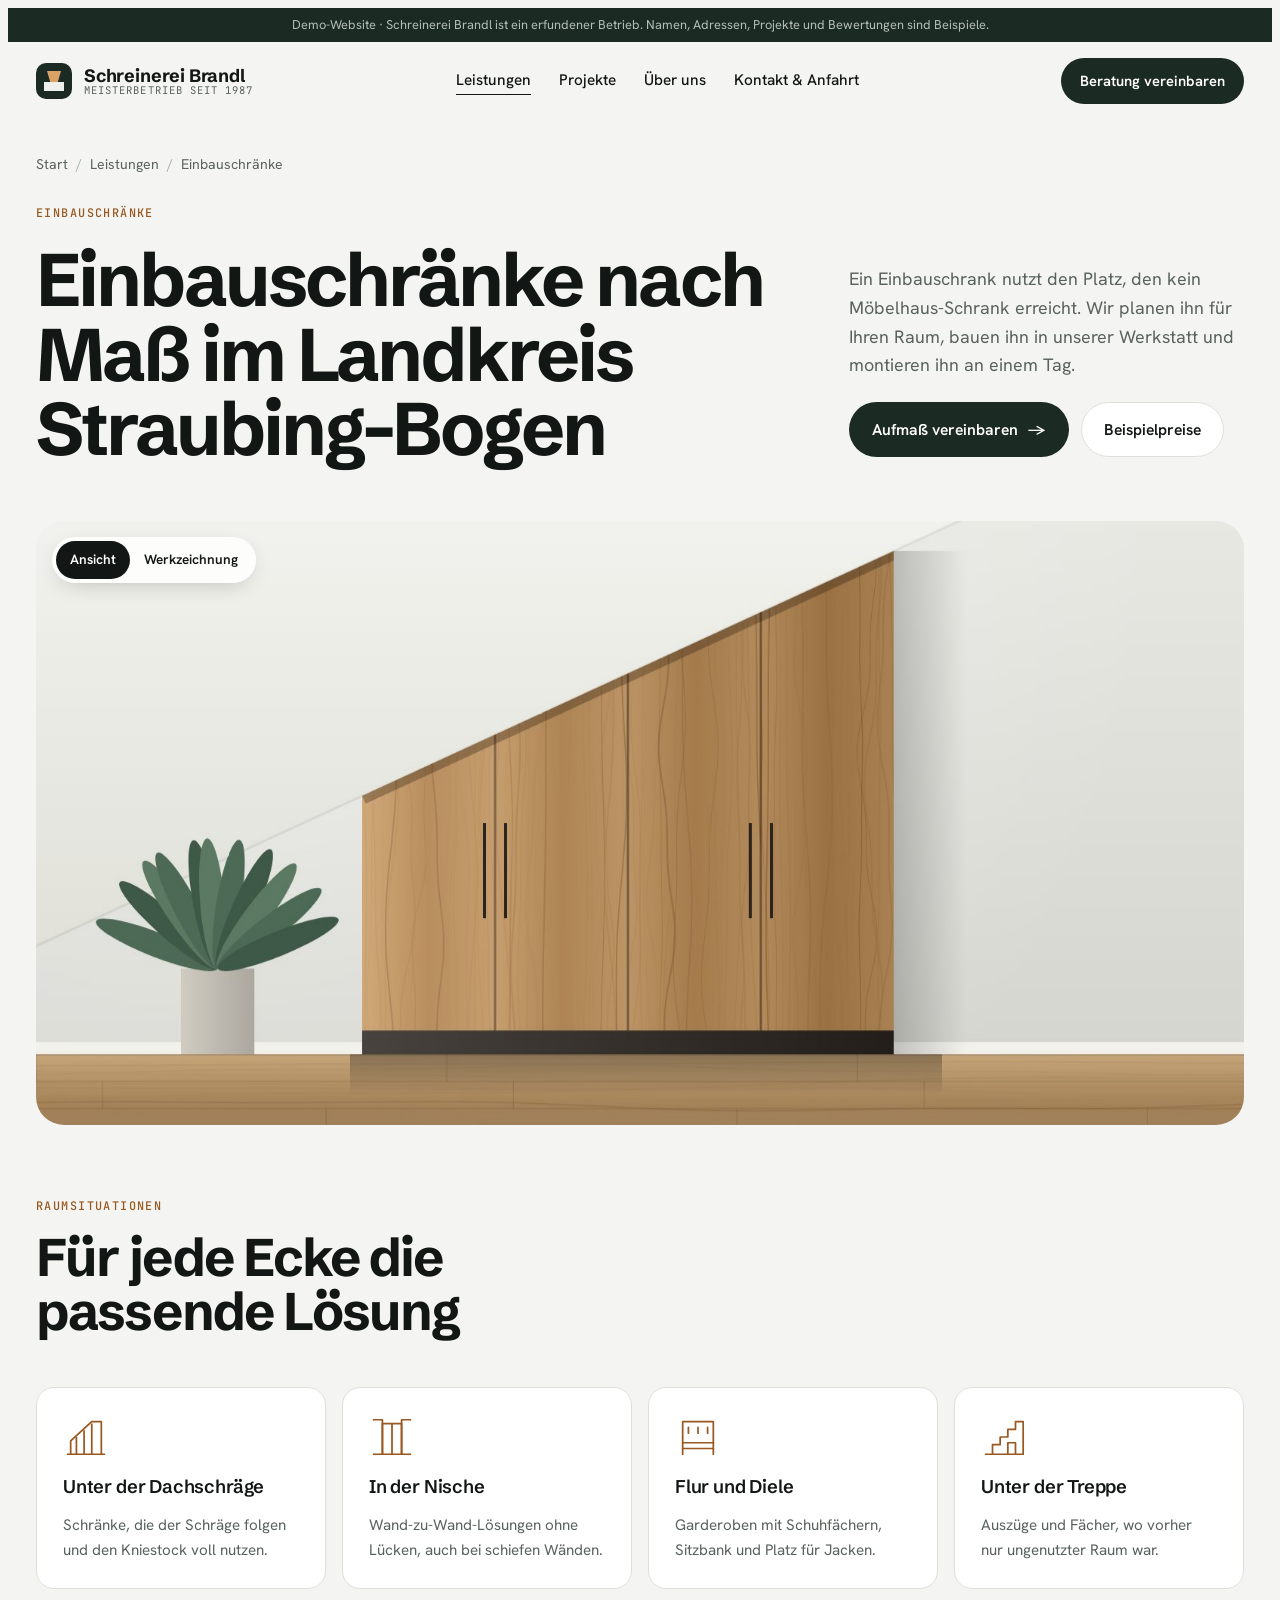
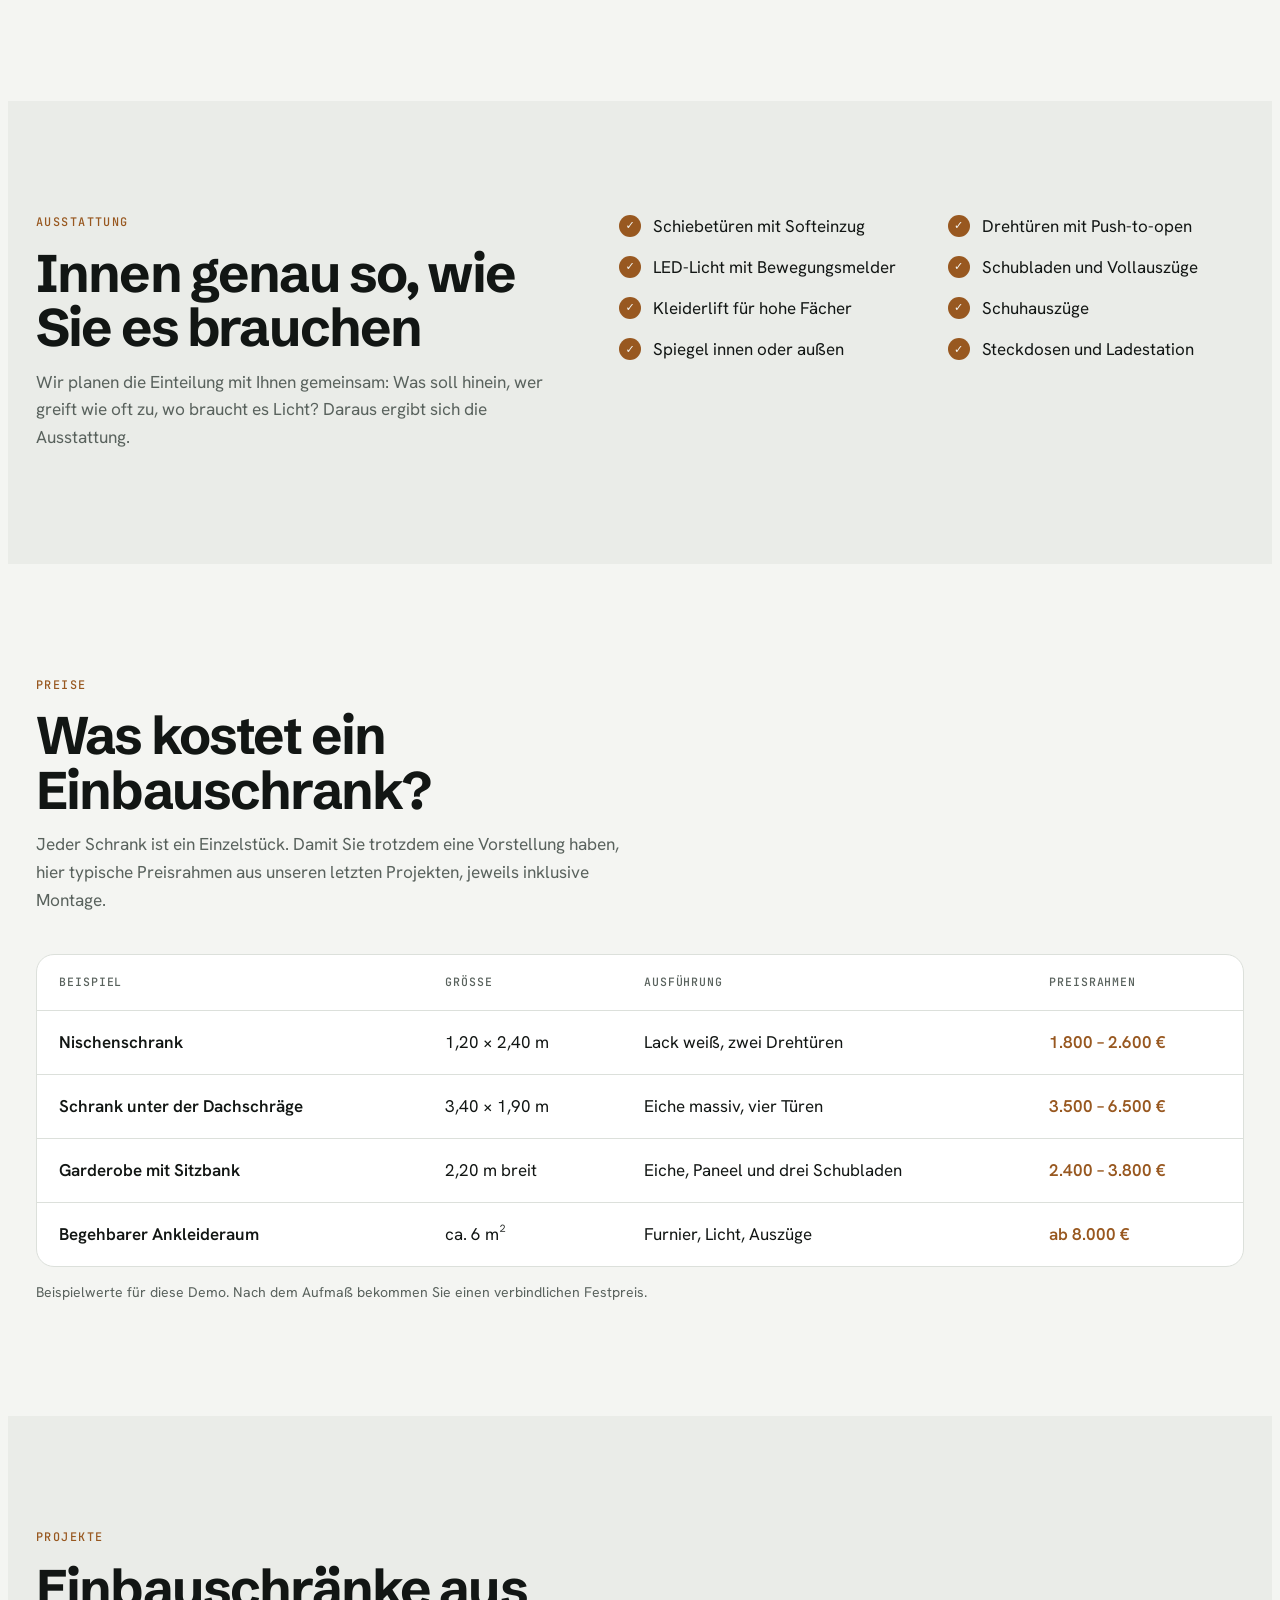
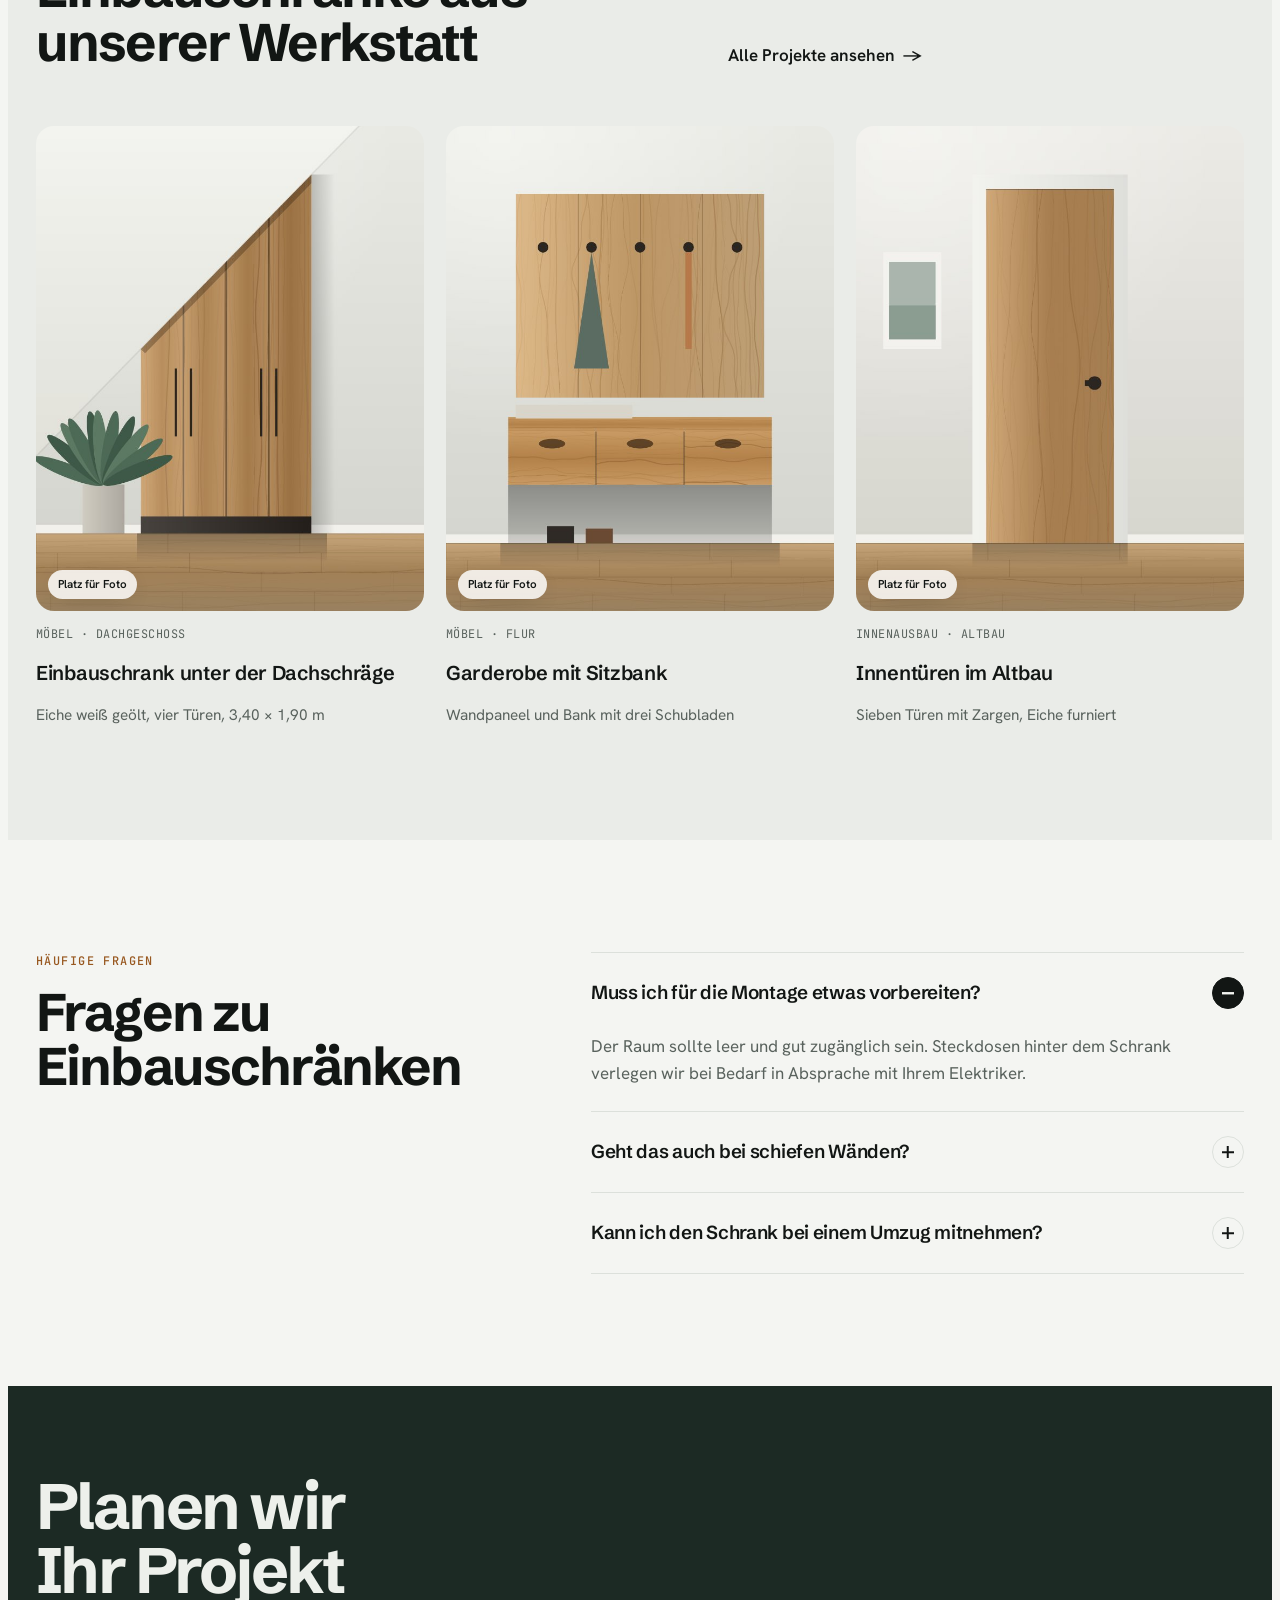
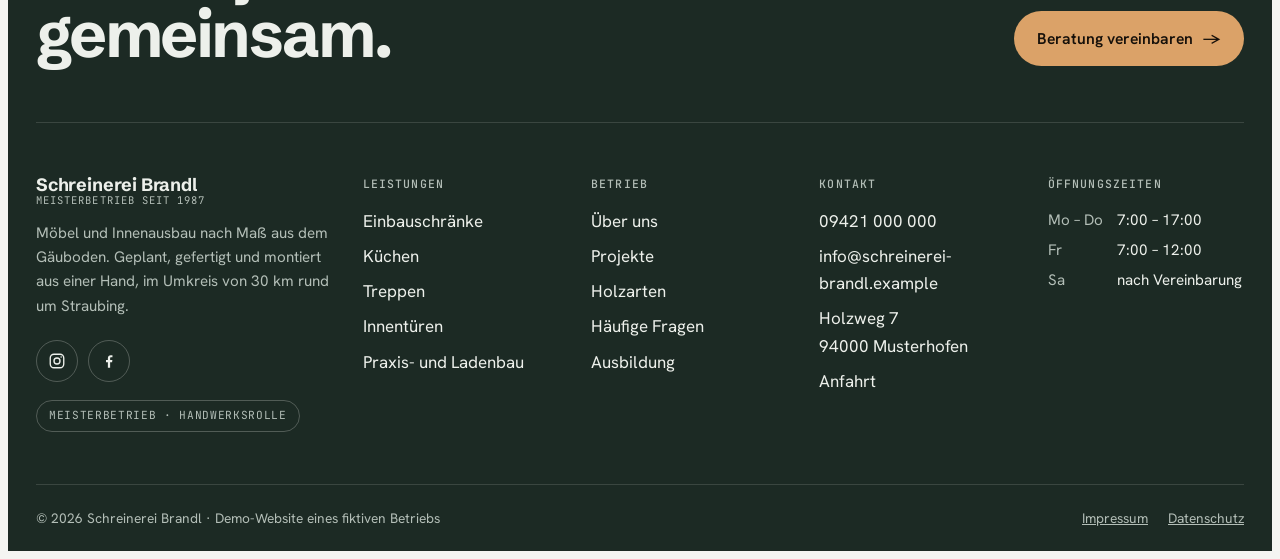
<file: einbauschraenke.html>
<!doctype html>
<html lang="de">
<head>
<meta charset="utf-8">
<meta name="viewport" content="width=device-width, initial-scale=1, viewport-fit=cover">
<title>Einbauschränke nach Maß · Schreinerei Brandl</title>
<meta name="claude:viewport-fit-sides" content="cover">
<meta name="description" content="Einbauschränke nach Maß für Dachschrägen, Nischen und Flure im Landkreis Straubing-Bogen. Beratung, Aufmaß, Festpreis und Montage vom Schreinermeister.">
<link rel="preconnect" href="https://fonts.googleapis.com">
<link rel="preconnect" href="https://fonts.gstatic.com" crossorigin>
<link rel="stylesheet" href="https://fonts.googleapis.com/css2?family=Schibsted+Grotesk:wght@400;500;600;700;800&family=Hanken+Grotesk:wght@400;500;600;700&family=JetBrains+Mono:wght@400;500&display=swap">
<link rel="stylesheet" href="style.css">
<link rel="icon" href="favicon.svg" type="image/svg+xml">
<link rel="apple-touch-icon" href="apple-touch-icon.png">
<meta name="theme-color" content="#1c2a24">
<meta property="og:type" content="website">
<meta property="og:locale" content="de_DE">
<meta property="og:site_name" content="Schreinerei Brandl">
<meta property="og:title" content="Einbauschränke nach Maß · Schreinerei Brandl">
<meta property="og:description" content="Einbauschränke nach Maß für Dachschrägen, Nischen und Flure im Landkreis Straubing-Bogen. Beratung, Aufmaß, Festpreis und Montage vom Schreinermeister.">
<meta property="og:image" content="https://www.schreinerei-brandl.example/og-image.jpg">
<meta name="twitter:card" content="summary_large_image">
</head>
<body>
<div class="demo-bar"><div class="wrap">Demo-Website · Schreinerei Brandl ist ein erfundener Betrieb. Namen, Adressen, Projekte und Bewertungen sind Beispiele.</div></div>

<header class="site-head" id="head">
  <div class="wrap head-inner">
    <a class="brand" href="./" aria-label="Schreinerei Brandl, zur Startseite">
      <svg viewBox="0 0 36 36" aria-hidden="true"><rect width="36" height="36" rx="10" fill="#1c2a24"/><path d="M8 19h20v9H8z" fill="#edf0eb"/><path d="M11 8h14l-3.2 11h-7.6z" fill="#dba268"/></svg>
      <span class="brand-text"><span class="brand-name">Schreinerei Brandl</span><span class="brand-sub">Meisterbetrieb seit 1987</span></span>
    </a>
    <nav class="nav" aria-label="Hauptnavigation">
      <a href="leistungen.html" aria-current="page">Leistungen</a>
      <a href="projekte.html">Projekte</a>
      <a href="ueber-uns.html">Über uns</a>
      <a href="kontakt.html">Kontakt & Anfahrt</a>
    </nav>
    <div class="head-actions">
      <a class="btn btn-primary btn-sm" href="kontakt.html#anfrage">Beratung vereinbaren</a>
      <button class="menu-btn" id="menu-btn" type="button" aria-expanded="false" aria-controls="menu" aria-label="Menü öffnen">
        <svg viewBox="0 0 24 24" fill="none" stroke="currentColor" stroke-width="1.8" stroke-linecap="round"><path d="M4 8h16M4 16h16"/></svg>
      </button>
    </div>
  </div>
</header>

<div class="menu" id="menu" hidden>
  <div class="menu-top">
    <span class="brand-text"><span class="brand-name">Schreinerei Brandl</span><span class="brand-sub">Meisterbetrieb seit 1987</span></span>
    <button class="menu-btn" id="menu-close" type="button" aria-label="Menü schließen">
      <svg viewBox="0 0 24 24" fill="none" stroke="currentColor" stroke-width="1.8" stroke-linecap="round"><path d="M6 6l12 12M18 6L6 18"/></svg>
    </button>
  </div>
  <nav aria-label="Mobile Navigation">
    <a href="./">Start</a>
    <a href="leistungen.html" aria-current="page">Leistungen</a>
    <a href="projekte.html">Projekte</a>
    <a href="ueber-uns.html">Über uns</a>
    <a href="kontakt.html">Kontakt & Anfahrt</a>
  </nav>
  <div class="menu-foot">
    <a href="tel:+499421000000">09421 000 000 (Beispielnummer)</a>
    <span>Holzweg 7, 94000 Musterhofen</span>
  </div>
</div>

<main id="start">
  <section class="page-hero">
    <div class="wrap">
      <nav class="crumbs" aria-label="Brotkrumen"><a href="./">Start</a><span aria-hidden="true">/</span><a href="leistungen.html">Leistungen</a><span aria-hidden="true">/</span><span aria-current="page">Einbauschränke</span></nav>
      <div class="hero-top">
        <div>
          <p class="eyebrow" style="margin-bottom:20px">Einbauschränke</p>
          <h1>Einbauschränke nach Maß im Landkreis Straubing-Bogen</h1>
        </div>
        <div class="hero-side">
          <p class="intro">Ein Einbauschrank nutzt den Platz, den kein Möbelhaus-Schrank erreicht. Wir planen ihn für Ihren Raum, bauen ihn in unserer Werkstatt und montieren ihn an einem Tag.</p>
          <div class="actions"><a class="btn btn-primary" href="kontakt.html#anfrage" data-topic="a1">Aufmaß vereinbaren <span class="arr" aria-hidden="true">→</span></a><a class="btn btn-outline" href="#preise">Beispielpreise</a></div>
        </div>
      </div>
      <div class="hero-figure">
        <div class="hero-media" id="hero-media">
          <img class="view" data-scene="wardrobe" data-w="1600" data-h="900" alt="Einbauschrank aus Eiche unter einer Dachschräge">
          <img class="plan" data-scene="plan" data-w="1600" data-h="900" alt="Werkzeichnung des Einbauschranks mit Maßketten">
          <div class="view-toggle glass" role="group" aria-label="Darstellung wählen">
            <button type="button" data-view="photo" aria-pressed="true">Ansicht</button>
            <button type="button" data-view="plan" aria-pressed="false">Werkzeichnung</button>
          </div>
          
        </div>
        
      </div>
    </div>
  </section>

  <section class="band flush">
    <div class="wrap">
      <div class="section-head reveal">
        <span class="eyebrow">Raumsituationen</span>
        <h2>Für jede Ecke die passende Lösung</h2>
      </div>
      <div class="cards-4">
        <div class="icard reveal"><svg viewBox="0 0 48 48" fill="none" stroke="currentColor" stroke-width="1.8" stroke-linejoin="round" aria-hidden="true"><path d="M4 42h40M8 42V28L30 8h10v34"/><path d="M14 42V24m8 18V17m8 25V10"/></svg><h3>Unter der Dachschräge</h3><p>Schränke, die der Schräge folgen und den Kniestock voll nutzen.</p></div>
        <div class="icard reveal"><svg viewBox="0 0 48 48" fill="none" stroke="currentColor" stroke-width="1.8" stroke-linejoin="round" aria-hidden="true"><path d="M4 6h10v36H4m40-36H34v36h10"/><path d="M14 10h20v32H14zM24 10v32"/></svg><h3>In der Nische</h3><p>Wand-zu-Wand-Lösungen ohne Lücken, auch bei schiefen Wänden.</p></div>
        <div class="icard reveal"><svg viewBox="0 0 48 48" fill="none" stroke="currentColor" stroke-width="1.8" stroke-linejoin="round" stroke-linecap="round" aria-hidden="true"><path d="M8 42V8h32v34"/><path d="M8 30h32M14 14v6m10-6v6m10-6v6M8 36h32"/></svg><h3>Flur und Diele</h3><p>Garderoben mit Schuhfächern, Sitzbank und Platz für Jacken.</p></div>
        <div class="icard reveal"><svg viewBox="0 0 48 48" fill="none" stroke="currentColor" stroke-width="1.8" stroke-linejoin="round" aria-hidden="true"><path d="M4 42h40V8h-8v8h-8v8h-8v8h-8v10"/><path d="M28 42V30h8v12"/></svg><h3>Unter der Treppe</h3><p>Auszüge und Fächer, wo vorher nur ungenutzter Raum war.</p></div>
      </div>
    </div>
  </section>

  <section class="band band-subtle">
    <div class="wrap split">
      <div class="section-head reveal">
        <span class="eyebrow">Ausstattung</span>
        <h2>Innen genau so, wie Sie es brauchen</h2>
        <p>Wir planen die Einteilung mit Ihnen gemeinsam: Was soll hinein, wer greift wie oft zu, wo braucht es Licht? Daraus ergibt sich die Ausstattung.</p>
      </div>
      <ul class="checks two reveal">
        <li>Schiebetüren mit Softeinzug</li><li>Drehtüren mit Push-to-open</li>
        <li>LED-Licht mit Bewegungsmelder</li><li>Schubladen und Vollauszüge</li>
        <li>Kleiderlift für hohe Fächer</li><li>Schuhauszüge</li>
        <li>Spiegel innen oder außen</li><li>Steckdosen und Ladestation</li>
      </ul>
    </div>
  </section>

  <section class="band" id="preise">
    <div class="wrap">
      <div class="section-head reveal">
        <span class="eyebrow">Preise</span>
        <h2>Was kostet ein Einbauschrank?</h2>
        <p>Jeder Schrank ist ein Einzelstück. Damit Sie trotzdem eine Vorstellung haben, hier typische Preisrahmen aus unseren letzten Projekten, jeweils inklusive Montage.</p>
      </div>
      <div class="table-wrap reveal">
        <table class="prices">
          <thead><tr><th scope="col">Beispiel</th><th scope="col">Größe</th><th scope="col">Ausführung</th><th scope="col">Preisrahmen</th></tr></thead>
          <tbody>
            <tr><td>Nischenschrank</td><td>1,20 × 2,40 m</td><td>Lack weiß, zwei Drehtüren</td><td class="price">1.800 – 2.600 €</td></tr>
            <tr><td>Schrank unter der Dachschräge</td><td>3,40 × 1,90 m</td><td>Eiche massiv, vier Türen</td><td class="price">3.500 – 6.500 €</td></tr>
            <tr><td>Garderobe mit Sitzbank</td><td>2,20 m breit</td><td>Eiche, Paneel und drei Schubladen</td><td class="price">2.400 – 3.800 €</td></tr>
            <tr><td>Begehbarer Ankleideraum</td><td>ca. 6 m²</td><td>Furnier, Licht, Auszüge</td><td class="price">ab 8.000 €</td></tr>
          </tbody>
        </table>
      </div>
      <p class="table-note">Beispielwerte für diese Demo. Nach dem Aufmaß bekommen Sie einen verbindlichen Festpreis.</p>
    </div>
  </section>

  <section class="band band-subtle">
    <div class="wrap">
      <div class="head-split">
        <div class="section-head reveal"><span class="eyebrow">Projekte</span><h2>Einbauschränke aus unserer Werkstatt</h2></div>
        <div class="reveal" style="display:grid;justify-items:start"><a class="link-arrow" href="projekte.html">Alle Projekte ansehen <span class="arr" aria-hidden="true">→</span></a></div>
      </div>
      <div class="projects" style="margin-top:0">
        <article class="proj">
          <button class="proj-open" type="button" data-project="schrank" aria-label="Projekt ansehen: Einbauschrank unter der Dachschräge"></button>
          <div class="media"><img data-scene="wardrobe" data-w="720" data-h="900" alt="Einbauschrank unter der Dachschräge"><span class="ph glass">Platz für Foto</span><span class="view-hint glass">Ansehen +</span></div>
          <span class="meta">Möbel · Dachgeschoss</span>
          <h3>Einbauschrank unter der Dachschräge</h3>
          <p>Eiche weiß geölt, vier Türen, 3,40 × 1,90 m</p>
        </article>
        <article class="proj">
          <button class="proj-open" type="button" data-project="garderobe" aria-label="Projekt ansehen: Garderobe mit Sitzbank"></button>
          <div class="media"><img data-scene="bench" data-w="720" data-h="900" alt="Garderobe mit Sitzbank"><span class="ph glass">Platz für Foto</span><span class="view-hint glass">Ansehen +</span></div>
          <span class="meta">Möbel · Flur</span>
          <h3>Garderobe mit Sitzbank</h3>
          <p>Wandpaneel und Bank mit drei Schubladen</p>
        </article>
        <article class="proj">
          <button class="proj-open" type="button" data-project="tueren" aria-label="Projekt ansehen: Innentüren im Altbau"></button>
          <div class="media"><img data-scene="door" data-w="720" data-h="900" alt="Innentüren im Altbau"><span class="ph glass">Platz für Foto</span><span class="view-hint glass">Ansehen +</span></div>
          <span class="meta">Innenausbau · Altbau</span>
          <h3>Innentüren im Altbau</h3>
          <p>Sieben Türen mit Zargen, Eiche furniert</p>
        </article>
      </div>
    </div>
  </section>

  <section class="band">
    <div class="wrap faq">
      <div class="section-head reveal">
        <span class="eyebrow">Häufige Fragen</span>
        <h2>Fragen zu Einbauschränken</h2>
      </div>
      <div class="faq-list reveal">
        <details open>
          <summary>Muss ich für die Montage etwas vorbereiten?<span class="pm" aria-hidden="true"></span></summary>
          <p>Der Raum sollte leer und gut zugänglich sein. Steckdosen hinter dem Schrank verlegen wir bei Bedarf in Absprache mit Ihrem Elektriker.</p>
        </details>
        <details>
          <summary>Geht das auch bei schiefen Wänden?<span class="pm" aria-hidden="true"></span></summary>
          <p>Ja. Wir messen jede Wand einzeln aus und passen Blenden und Abdeckungen beim Einbau millimetergenau an.</p>
        </details>
        <details>
          <summary>Kann ich den Schrank bei einem Umzug mitnehmen?<span class="pm" aria-hidden="true"></span></summary>
          <p>Die meisten unserer Schränke bestehen aus einzelnen Korpussen. Diese lassen sich abbauen und an anderer Stelle neu anpassen.</p>
        </details>
      </div>
    </div>
  </section>
</main>

<footer class="site-foot">
  <div class="wrap">
    <div class="foot-cta">
      <h2>Planen wir Ihr Projekt gemeinsam.</h2>
      <a class="btn btn-oak" href="kontakt.html#anfrage">Beratung vereinbaren <span class="arr" aria-hidden="true">→</span></a>
    </div>
    <div class="foot-cols">
      <div>
        <span class="brand-text" style="margin-bottom:14px"><span class="brand-name">Schreinerei Brandl</span><span class="brand-sub">Meisterbetrieb seit 1987</span></span>
        <p>Möbel und Innenausbau nach Maß aus dem Gäuboden. Geplant, gefertigt und montiert aus einer Hand, im Umkreis von 30 km rund um Straubing.</p>
        <div class="social">
          <a href="https://www.instagram.com/" target="_blank" rel="noopener" aria-label="Instagram (Beispiel-Link)"><svg viewBox="0 0 24 24" fill="none" stroke="currentColor" stroke-width="1.8" aria-hidden="true"><rect x="3" y="3" width="18" height="18" rx="5"/><circle cx="12" cy="12" r="4"/><circle cx="17.5" cy="6.5" r="1" fill="currentColor" stroke="none"/></svg></a>
          <a href="https://www.facebook.com/" target="_blank" rel="noopener" aria-label="Facebook (Beispiel-Link)"><svg viewBox="0 0 24 24" fill="currentColor" aria-hidden="true"><path d="M13.5 21v-7.5h2.6l.4-3h-3V8.6c0-.9.3-1.5 1.5-1.5h1.6V4.4c-.3 0-1.2-.1-2.3-.1-2.3 0-3.8 1.4-3.8 3.9v2.3H8v3h2.5V21z"/></svg></a>
        </div>
        <span class="foot-badge">Meisterbetrieb · Handwerksrolle</span>
      </div>
      <div>
        <h3>Leistungen</h3>
        <ul><li><a href="einbauschraenke.html">Einbauschränke</a></li><li><a href="leistungen.html#kueche">Küchen</a></li><li><a href="leistungen.html#treppen">Treppen</a></li><li><a href="leistungen.html#tueren">Innentüren</a></li><li><a href="leistungen.html#gewerbe">Praxis- und Ladenbau</a></li></ul>
      </div>
      <div>
        <h3>Betrieb</h3>
        <ul><li><a href="ueber-uns.html">Über uns</a></li><li><a href="projekte.html">Projekte</a></li><li><a href="leistungen.html#holzarten">Holzarten</a></li><li><a href="leistungen.html#faq">Häufige Fragen</a></li><li><a href="ueber-uns.html#team">Ausbildung</a></li></ul>
      </div>
      <div>
        <h3>Kontakt</h3>
        <ul><li><a href="tel:+499421000000">09421 000 000</a></li><li><a href="mailto:info@schreinerei-brandl.example">info@schreinerei-brandl.example</a></li><li>Holzweg 7<br>94000 Musterhofen</li><li><a href="kontakt.html#anfahrt">Anfahrt</a></li></ul>
      </div>
      <div>
        <h3>Öffnungszeiten</h3>
        <div class="foot-hours"><span>Mo – Do</span><span>7:00 – 17:00</span><span>Fr</span><span>7:00 – 12:00</span><span>Sa</span><span>nach Vereinbarung</span></div>
      </div>
    </div>
    <div class="foot-bottom">
      <span>© 2026 Schreinerei Brandl · Demo-Website eines fiktiven Betriebs</span>
      <nav aria-label="Rechtliches"><a href="impressum.html">Impressum</a><a href="datenschutz.html">Datenschutz</a></nav>
    </div>
  </div>
</footer>

<div class="mobile-bar">
  <a class="btn btn-outline" href="tel:+499421000000">Anrufen</a>
  <a class="btn btn-primary" href="kontakt.html#anfrage">Anfrage stellen</a>
</div>

<dialog class="lightbox" id="lightbox" aria-labelledby="lb-title">
  <button class="round lb-close" type="button" id="lb-close" aria-label="Schließen"><svg viewBox="0 0 24 24" fill="none" stroke="currentColor" stroke-width="1.8" stroke-linecap="round"><path d="M6 6l12 12M18 6L6 18"/></svg></button>
  <div class="lb-inner">
    <div class="lb-media">
      <img id="lb-img" alt="">
      <div class="lb-thumbs" id="lb-thumbs" role="group" aria-label="Ansichten"></div>
    </div>
    <div class="lb-text">
      <span class="eyebrow" id="lb-meta"></span>
      <h2 id="lb-title"></h2>
      <p id="lb-desc"></p>
      <dl class="spec" id="lb-spec"></dl>
      <div class="lb-foot">
        <a class="btn btn-primary" id="lb-cta" href="kontakt.html#anfrage">Ähnliches Projekt anfragen <span class="arr" aria-hidden="true">→</span></a>
        <div class="lb-nav">
          <button class="round" type="button" id="lb-prev" aria-label="Vorheriges Projekt"><svg viewBox="0 0 24 24" fill="none" stroke="currentColor" stroke-width="1.8" stroke-linecap="round" stroke-linejoin="round"><path d="M19 12H5m6-6-6 6 6 6"/></svg></button>
          <span class="q-count" id="lb-count"></span>
          <button class="round" type="button" id="lb-next" aria-label="Nächstes Projekt"><svg viewBox="0 0 24 24" fill="none" stroke="currentColor" stroke-width="1.8" stroke-linecap="round" stroke-linejoin="round"><path d="M5 12h14m-6-6 6 6-6 6"/></svg></button>
        </div>
      </div>
    </div>
  </div>
</dialog>

<script>window.DEMO_PREVIEW = false; window.PROJECTS = [{"id":"schrank","meta":"Möbel · Dachgeschoss","title":"Einbauschrank unter der Dachschräge","desc":"Für ein Schlafzimmer im ausgebauten Dachgeschoss haben wir einen Schrank gebaut, der der Schräge auf ganzer Länge folgt. Hinter den vier Türen sind Kleiderstangen, Fachböden und zwei Schubladen.","specs":[["Holz","Eiche massiv, weiß geölt"],["Maße","3,40 × 1,90 m, Kniestock 1,12 m"],["Ausstattung","LED-Licht, zwei Schubladen"],["Montage","1 Tag"]],"gallery":[["wardrobe","Ansicht"],["plan","Werkzeichnung"],["sw-oak","Oberfläche"]],"topic":"a1"},{"id":"kueche","meta":"Küche · Neubau","title":"Wohnküche mit Kochinsel","desc":"Offene Wohnküche in einem Neubau mit Kochinsel als Treffpunkt. Die Fronten sind mit Nussbaum furniert, die Arbeitsplatte aus Keramik hält Hitze und Kratzer aus.","specs":[["Fronten","Nussbaum furniert"],["Arbeitsplatte","Keramik, 12 mm"],["Maße","Zeile 4,20 m, Insel 2,40 m"],["Montage","3 Tage"]],"gallery":[["kitchen","Ansicht"],["sw-walnut","Oberfläche"]],"topic":"a2"},{"id":"treppe","meta":"Treppen · Sanierung","title":"Treppe mit Glasgeländer","desc":"Die Fichtentreppe von 1974 war abgetreten und vergilbt. Wir haben die Stufen mit Eiche belegt und ein Glasgeländer gesetzt, ohne die alte Treppe herauszureißen.","specs":[["Bestand","Wangentreppe Fichte, 1974"],["Neu","Eiche-Belag 20 mm, geölt"],["Geländer","Glas, 10 mm VSG"],["Bauzeit","4 Arbeitstage"]],"gallery":[["stair","Nachher"],["stairOld","Vorher"],["sw-oak","Oberfläche"]],"topic":"a4"},{"id":"theke","meta":"Gewerbe · Praxis","title":"Empfangstheke für eine Physiopraxis","desc":"Empfangstheke mit erhöhtem Tresen für Patienten und einer niedrigen Ablage, die auch im Rollstuhl gut erreichbar ist. Montiert an einem Samstag, damit die Praxis normal öffnen konnte.","specs":[["Material","Eichenlamellen, Mineralwerkstoff"],["Länge","2,60 m"],["Extras","Kabelkanal, abschließbare Schubladen"],["Montage","1 Tag am Wochenende"]],"gallery":[["reception","Ansicht"],["sw-oak","Oberfläche"]],"topic":"a5"},{"id":"tueren","meta":"Innenausbau · Altbau","title":"Innentüren im Altbau","desc":"Sieben neue Innentüren für eine sanierte Altbauwohnung. Die Zargen haben wir an die schiefen Wände angepasst, damit jede Tür sauber schließt.","specs":[["Ausführung","Eiche furniert"],["Umfang","7 Türen mit Zargen"],["Extras","Schallschutztür im Schlafzimmer"],["Montage","2 Tage"]],"gallery":[["door","Ansicht"],["sw-oak","Oberfläche"]],"topic":"a3"},{"id":"garderobe","meta":"Möbel · Flur","title":"Garderobe mit Sitzbank","desc":"Garderobe für einen schmalen Flur: ein Wandpaneel mit Haken und eine Sitzbank mit drei Schubladen für Schuhe, Mützen und Handschuhe.","specs":[["Holz","Eiche geölt"],["Breite","2,20 m"],["Ausstattung","5 Haken, 3 Schubladen, Sitzpolster"],["Montage","½ Tag"]],"gallery":[["bench","Ansicht"],["sw-oakLight","Oberfläche"]],"topic":"a1"}];</script>
<script src="main.js"></script>
</body>
</html>
</file>
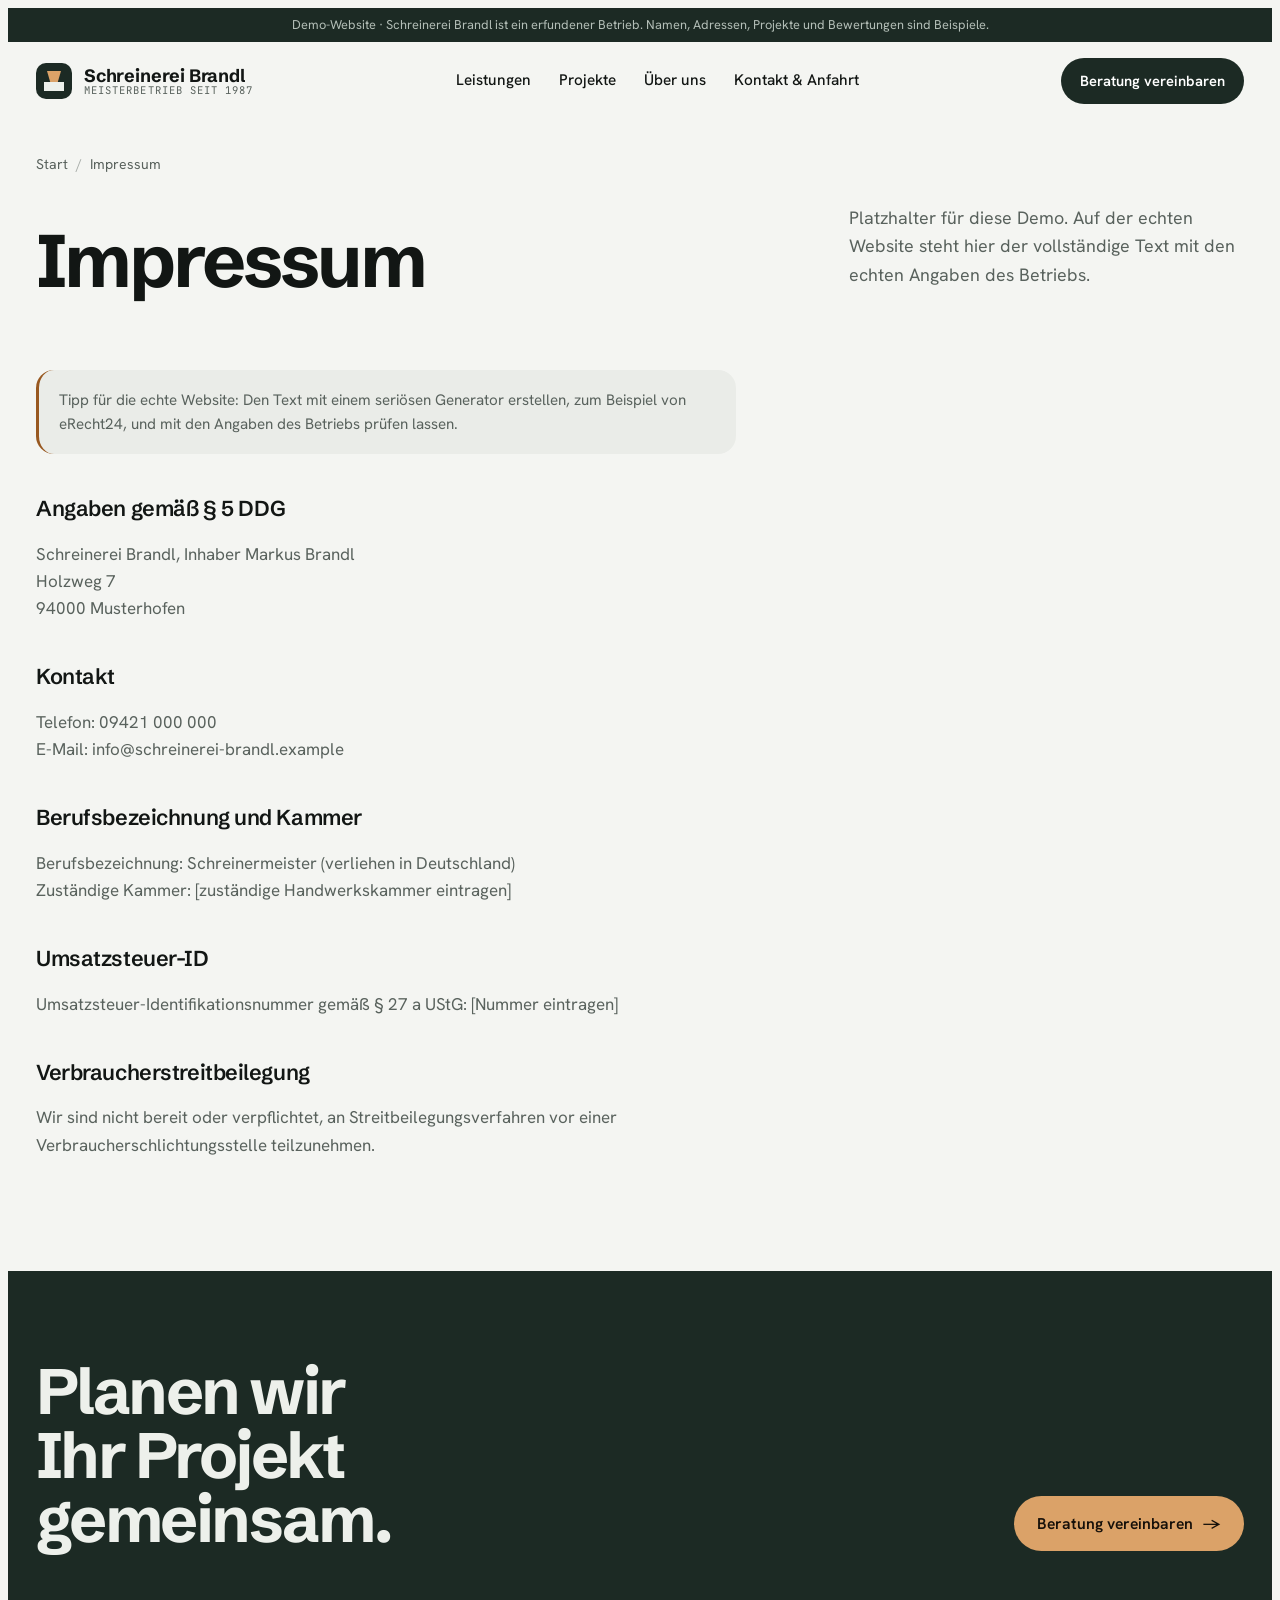
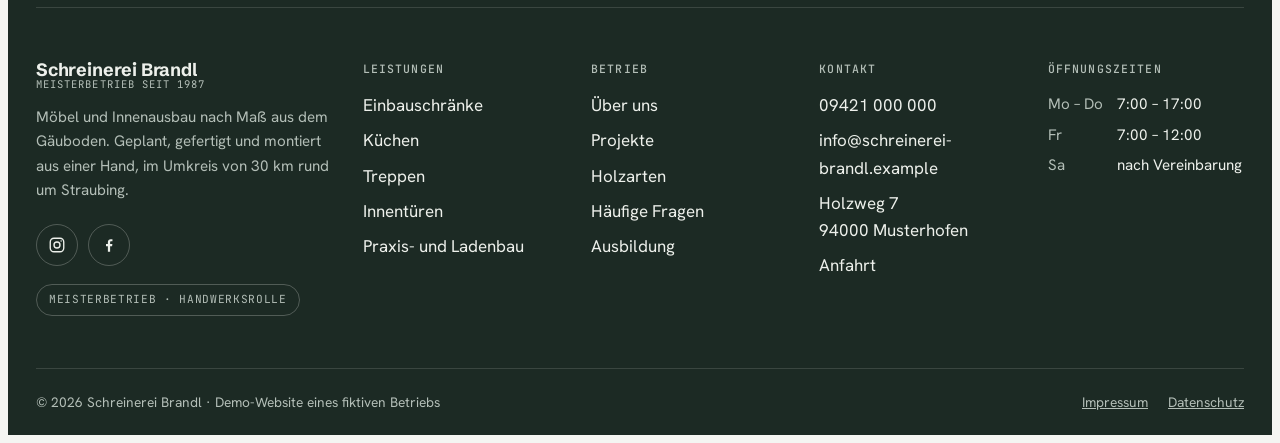
<file: impressum.html>
<!doctype html>
<html lang="de">
<head>
<meta charset="utf-8">
<meta name="viewport" content="width=device-width, initial-scale=1, viewport-fit=cover">
<title>Impressum · Schreinerei Brandl</title>
<meta name="claude:viewport-fit-sides" content="cover">
<meta name="description" content="Impressum der Schreinerei Brandl (Demo-Website).">
<link rel="preconnect" href="https://fonts.googleapis.com">
<link rel="preconnect" href="https://fonts.gstatic.com" crossorigin>
<link rel="stylesheet" href="https://fonts.googleapis.com/css2?family=Schibsted+Grotesk:wght@400;500;600;700;800&family=Hanken+Grotesk:wght@400;500;600;700&family=JetBrains+Mono:wght@400;500&display=swap">
<link rel="stylesheet" href="style.css">
<link rel="icon" href="favicon.svg" type="image/svg+xml">
<link rel="apple-touch-icon" href="apple-touch-icon.png">
<meta name="theme-color" content="#1c2a24">
<meta property="og:type" content="website">
<meta property="og:locale" content="de_DE">
<meta property="og:site_name" content="Schreinerei Brandl">
<meta property="og:title" content="Impressum · Schreinerei Brandl">
<meta property="og:description" content="Impressum der Schreinerei Brandl (Demo-Website).">
<meta property="og:image" content="https://www.schreinerei-brandl.example/og-image.jpg">
<meta name="twitter:card" content="summary_large_image">
</head>
<body>
<div class="demo-bar"><div class="wrap">Demo-Website · Schreinerei Brandl ist ein erfundener Betrieb. Namen, Adressen, Projekte und Bewertungen sind Beispiele.</div></div>

<header class="site-head" id="head">
  <div class="wrap head-inner">
    <a class="brand" href="./" aria-label="Schreinerei Brandl, zur Startseite">
      <svg viewBox="0 0 36 36" aria-hidden="true"><rect width="36" height="36" rx="10" fill="#1c2a24"/><path d="M8 19h20v9H8z" fill="#edf0eb"/><path d="M11 8h14l-3.2 11h-7.6z" fill="#dba268"/></svg>
      <span class="brand-text"><span class="brand-name">Schreinerei Brandl</span><span class="brand-sub">Meisterbetrieb seit 1987</span></span>
    </a>
    <nav class="nav" aria-label="Hauptnavigation">
      <a href="leistungen.html">Leistungen</a>
      <a href="projekte.html">Projekte</a>
      <a href="ueber-uns.html">Über uns</a>
      <a href="kontakt.html">Kontakt & Anfahrt</a>
    </nav>
    <div class="head-actions">
      <a class="btn btn-primary btn-sm" href="kontakt.html#anfrage">Beratung vereinbaren</a>
      <button class="menu-btn" id="menu-btn" type="button" aria-expanded="false" aria-controls="menu" aria-label="Menü öffnen">
        <svg viewBox="0 0 24 24" fill="none" stroke="currentColor" stroke-width="1.8" stroke-linecap="round"><path d="M4 8h16M4 16h16"/></svg>
      </button>
    </div>
  </div>
</header>

<div class="menu" id="menu" hidden>
  <div class="menu-top">
    <span class="brand-text"><span class="brand-name">Schreinerei Brandl</span><span class="brand-sub">Meisterbetrieb seit 1987</span></span>
    <button class="menu-btn" id="menu-close" type="button" aria-label="Menü schließen">
      <svg viewBox="0 0 24 24" fill="none" stroke="currentColor" stroke-width="1.8" stroke-linecap="round"><path d="M6 6l12 12M18 6L6 18"/></svg>
    </button>
  </div>
  <nav aria-label="Mobile Navigation">
    <a href="./">Start</a>
    <a href="leistungen.html">Leistungen</a>
    <a href="projekte.html">Projekte</a>
    <a href="ueber-uns.html">Über uns</a>
    <a href="kontakt.html">Kontakt & Anfahrt</a>
  </nav>
  <div class="menu-foot">
    <a href="tel:+499421000000">09421 000 000 (Beispielnummer)</a>
    <span>Holzweg 7, 94000 Musterhofen</span>
  </div>
</div>

<main id="start">
  <section class="page-hero">
    <div class="wrap">
      <nav class="crumbs" aria-label="Brotkrumen"><a href="./">Start</a><span aria-hidden="true">/</span><span aria-current="page">Impressum</span></nav>
      <div class="hero-top">
        <div>
          
          <h1>Impressum</h1>
        </div>
        <div class="hero-side">
          <p class="intro">Platzhalter für diese Demo. Auf der echten Website steht hier der vollständige Text mit den echten Angaben des Betriebs.</p>
          
        </div>
      </div>
      
    </div>
  </section>
  <section class="band flush">
    <div class="wrap">
      <div class="prose">
        <p class="notice">Tipp für die echte Website: Den Text mit einem seriösen Generator erstellen, zum Beispiel von eRecht24, und mit den Angaben des Betriebs prüfen lassen.</p>
        
        <h2>Angaben gemäß § 5 DDG</h2>
        <p>Schreinerei Brandl, Inhaber Markus Brandl<br>Holzweg 7<br>94000 Musterhofen</p>
        <h2>Kontakt</h2>
        <p>Telefon: 09421 000 000<br>E-Mail: info@schreinerei-brandl.example</p>
        <h2>Berufsbezeichnung und Kammer</h2>
        <p>Berufsbezeichnung: Schreinermeister (verliehen in Deutschland)<br>Zuständige Kammer: [zuständige Handwerkskammer eintragen]</p>
        <h2>Umsatzsteuer-ID</h2>
        <p>Umsatzsteuer-Identifikationsnummer gemäß § 27 a UStG: [Nummer eintragen]</p>
        <h2>Verbraucherstreitbeilegung</h2>
        <p>Wir sind nicht bereit oder verpflichtet, an Streitbeilegungsverfahren vor einer Verbraucherschlichtungsstelle teilzunehmen.</p>
      </div>
    </div>
  </section>
</main>

<footer class="site-foot">
  <div class="wrap">
    <div class="foot-cta">
      <h2>Planen wir Ihr Projekt gemeinsam.</h2>
      <a class="btn btn-oak" href="kontakt.html#anfrage">Beratung vereinbaren <span class="arr" aria-hidden="true">→</span></a>
    </div>
    <div class="foot-cols">
      <div>
        <span class="brand-text" style="margin-bottom:14px"><span class="brand-name">Schreinerei Brandl</span><span class="brand-sub">Meisterbetrieb seit 1987</span></span>
        <p>Möbel und Innenausbau nach Maß aus dem Gäuboden. Geplant, gefertigt und montiert aus einer Hand, im Umkreis von 30 km rund um Straubing.</p>
        <div class="social">
          <a href="https://www.instagram.com/" target="_blank" rel="noopener" aria-label="Instagram (Beispiel-Link)"><svg viewBox="0 0 24 24" fill="none" stroke="currentColor" stroke-width="1.8" aria-hidden="true"><rect x="3" y="3" width="18" height="18" rx="5"/><circle cx="12" cy="12" r="4"/><circle cx="17.5" cy="6.5" r="1" fill="currentColor" stroke="none"/></svg></a>
          <a href="https://www.facebook.com/" target="_blank" rel="noopener" aria-label="Facebook (Beispiel-Link)"><svg viewBox="0 0 24 24" fill="currentColor" aria-hidden="true"><path d="M13.5 21v-7.5h2.6l.4-3h-3V8.6c0-.9.3-1.5 1.5-1.5h1.6V4.4c-.3 0-1.2-.1-2.3-.1-2.3 0-3.8 1.4-3.8 3.9v2.3H8v3h2.5V21z"/></svg></a>
        </div>
        <span class="foot-badge">Meisterbetrieb · Handwerksrolle</span>
      </div>
      <div>
        <h3>Leistungen</h3>
        <ul><li><a href="einbauschraenke.html">Einbauschränke</a></li><li><a href="leistungen.html#kueche">Küchen</a></li><li><a href="leistungen.html#treppen">Treppen</a></li><li><a href="leistungen.html#tueren">Innentüren</a></li><li><a href="leistungen.html#gewerbe">Praxis- und Ladenbau</a></li></ul>
      </div>
      <div>
        <h3>Betrieb</h3>
        <ul><li><a href="ueber-uns.html">Über uns</a></li><li><a href="projekte.html">Projekte</a></li><li><a href="leistungen.html#holzarten">Holzarten</a></li><li><a href="leistungen.html#faq">Häufige Fragen</a></li><li><a href="ueber-uns.html#team">Ausbildung</a></li></ul>
      </div>
      <div>
        <h3>Kontakt</h3>
        <ul><li><a href="tel:+499421000000">09421 000 000</a></li><li><a href="mailto:info@schreinerei-brandl.example">info@schreinerei-brandl.example</a></li><li>Holzweg 7<br>94000 Musterhofen</li><li><a href="kontakt.html#anfahrt">Anfahrt</a></li></ul>
      </div>
      <div>
        <h3>Öffnungszeiten</h3>
        <div class="foot-hours"><span>Mo – Do</span><span>7:00 – 17:00</span><span>Fr</span><span>7:00 – 12:00</span><span>Sa</span><span>nach Vereinbarung</span></div>
      </div>
    </div>
    <div class="foot-bottom">
      <span>© 2026 Schreinerei Brandl · Demo-Website eines fiktiven Betriebs</span>
      <nav aria-label="Rechtliches"><a href="impressum.html">Impressum</a><a href="datenschutz.html">Datenschutz</a></nav>
    </div>
  </div>
</footer>

<div class="mobile-bar">
  <a class="btn btn-outline" href="tel:+499421000000">Anrufen</a>
  <a class="btn btn-primary" href="kontakt.html#anfrage">Anfrage stellen</a>
</div>

<dialog class="lightbox" id="lightbox" aria-labelledby="lb-title">
  <button class="round lb-close" type="button" id="lb-close" aria-label="Schließen"><svg viewBox="0 0 24 24" fill="none" stroke="currentColor" stroke-width="1.8" stroke-linecap="round"><path d="M6 6l12 12M18 6L6 18"/></svg></button>
  <div class="lb-inner">
    <div class="lb-media">
      <img id="lb-img" alt="">
      <div class="lb-thumbs" id="lb-thumbs" role="group" aria-label="Ansichten"></div>
    </div>
    <div class="lb-text">
      <span class="eyebrow" id="lb-meta"></span>
      <h2 id="lb-title"></h2>
      <p id="lb-desc"></p>
      <dl class="spec" id="lb-spec"></dl>
      <div class="lb-foot">
        <a class="btn btn-primary" id="lb-cta" href="kontakt.html#anfrage">Ähnliches Projekt anfragen <span class="arr" aria-hidden="true">→</span></a>
        <div class="lb-nav">
          <button class="round" type="button" id="lb-prev" aria-label="Vorheriges Projekt"><svg viewBox="0 0 24 24" fill="none" stroke="currentColor" stroke-width="1.8" stroke-linecap="round" stroke-linejoin="round"><path d="M19 12H5m6-6-6 6 6 6"/></svg></button>
          <span class="q-count" id="lb-count"></span>
          <button class="round" type="button" id="lb-next" aria-label="Nächstes Projekt"><svg viewBox="0 0 24 24" fill="none" stroke="currentColor" stroke-width="1.8" stroke-linecap="round" stroke-linejoin="round"><path d="M5 12h14m-6-6 6 6-6 6"/></svg></button>
        </div>
      </div>
    </div>
  </div>
</dialog>

<script>window.DEMO_PREVIEW = false; window.PROJECTS = [{"id":"schrank","meta":"Möbel · Dachgeschoss","title":"Einbauschrank unter der Dachschräge","desc":"Für ein Schlafzimmer im ausgebauten Dachgeschoss haben wir einen Schrank gebaut, der der Schräge auf ganzer Länge folgt. Hinter den vier Türen sind Kleiderstangen, Fachböden und zwei Schubladen.","specs":[["Holz","Eiche massiv, weiß geölt"],["Maße","3,40 × 1,90 m, Kniestock 1,12 m"],["Ausstattung","LED-Licht, zwei Schubladen"],["Montage","1 Tag"]],"gallery":[["wardrobe","Ansicht"],["plan","Werkzeichnung"],["sw-oak","Oberfläche"]],"topic":"a1"},{"id":"kueche","meta":"Küche · Neubau","title":"Wohnküche mit Kochinsel","desc":"Offene Wohnküche in einem Neubau mit Kochinsel als Treffpunkt. Die Fronten sind mit Nussbaum furniert, die Arbeitsplatte aus Keramik hält Hitze und Kratzer aus.","specs":[["Fronten","Nussbaum furniert"],["Arbeitsplatte","Keramik, 12 mm"],["Maße","Zeile 4,20 m, Insel 2,40 m"],["Montage","3 Tage"]],"gallery":[["kitchen","Ansicht"],["sw-walnut","Oberfläche"]],"topic":"a2"},{"id":"treppe","meta":"Treppen · Sanierung","title":"Treppe mit Glasgeländer","desc":"Die Fichtentreppe von 1974 war abgetreten und vergilbt. Wir haben die Stufen mit Eiche belegt und ein Glasgeländer gesetzt, ohne die alte Treppe herauszureißen.","specs":[["Bestand","Wangentreppe Fichte, 1974"],["Neu","Eiche-Belag 20 mm, geölt"],["Geländer","Glas, 10 mm VSG"],["Bauzeit","4 Arbeitstage"]],"gallery":[["stair","Nachher"],["stairOld","Vorher"],["sw-oak","Oberfläche"]],"topic":"a4"},{"id":"theke","meta":"Gewerbe · Praxis","title":"Empfangstheke für eine Physiopraxis","desc":"Empfangstheke mit erhöhtem Tresen für Patienten und einer niedrigen Ablage, die auch im Rollstuhl gut erreichbar ist. Montiert an einem Samstag, damit die Praxis normal öffnen konnte.","specs":[["Material","Eichenlamellen, Mineralwerkstoff"],["Länge","2,60 m"],["Extras","Kabelkanal, abschließbare Schubladen"],["Montage","1 Tag am Wochenende"]],"gallery":[["reception","Ansicht"],["sw-oak","Oberfläche"]],"topic":"a5"},{"id":"tueren","meta":"Innenausbau · Altbau","title":"Innentüren im Altbau","desc":"Sieben neue Innentüren für eine sanierte Altbauwohnung. Die Zargen haben wir an die schiefen Wände angepasst, damit jede Tür sauber schließt.","specs":[["Ausführung","Eiche furniert"],["Umfang","7 Türen mit Zargen"],["Extras","Schallschutztür im Schlafzimmer"],["Montage","2 Tage"]],"gallery":[["door","Ansicht"],["sw-oak","Oberfläche"]],"topic":"a3"},{"id":"garderobe","meta":"Möbel · Flur","title":"Garderobe mit Sitzbank","desc":"Garderobe für einen schmalen Flur: ein Wandpaneel mit Haken und eine Sitzbank mit drei Schubladen für Schuhe, Mützen und Handschuhe.","specs":[["Holz","Eiche geölt"],["Breite","2,20 m"],["Ausstattung","5 Haken, 3 Schubladen, Sitzpolster"],["Montage","½ Tag"]],"gallery":[["bench","Ansicht"],["sw-oakLight","Oberfläche"]],"topic":"a1"}];</script>
<script src="main.js"></script>
</body>
</html>
</file>
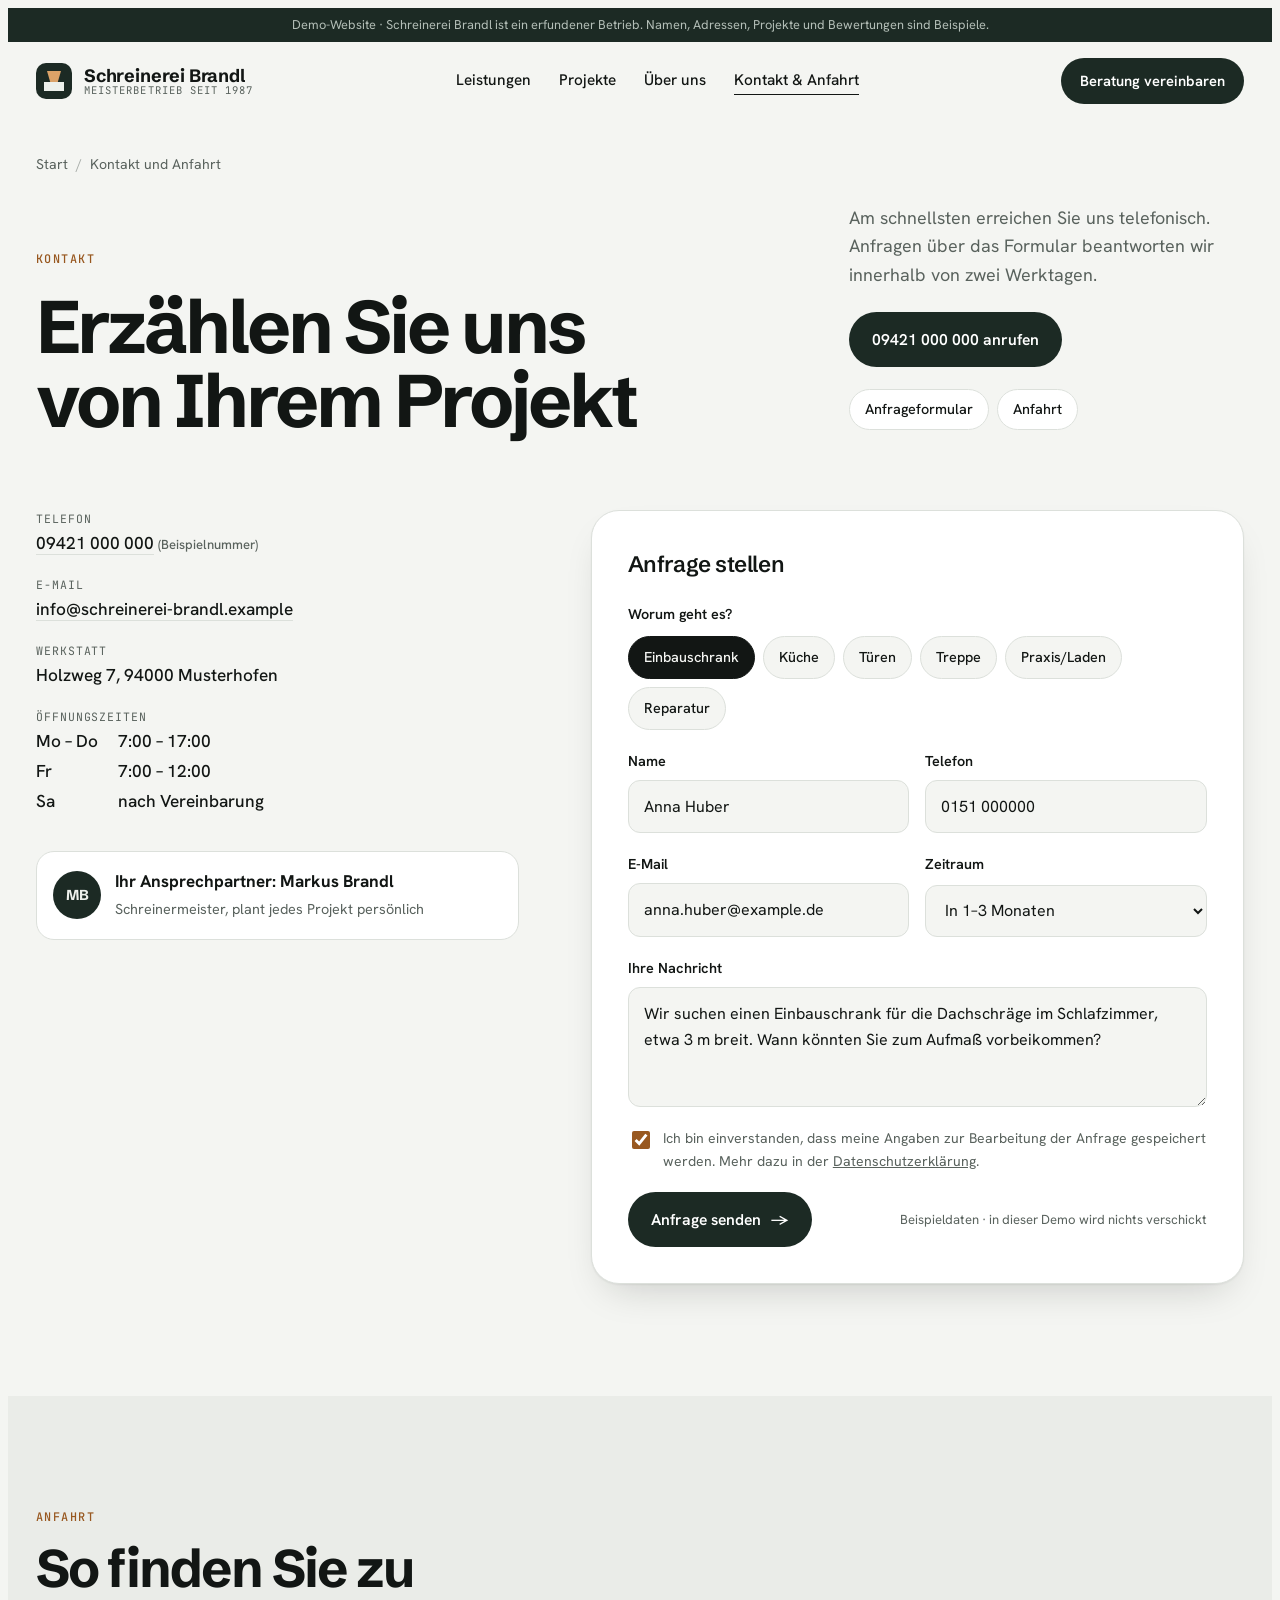
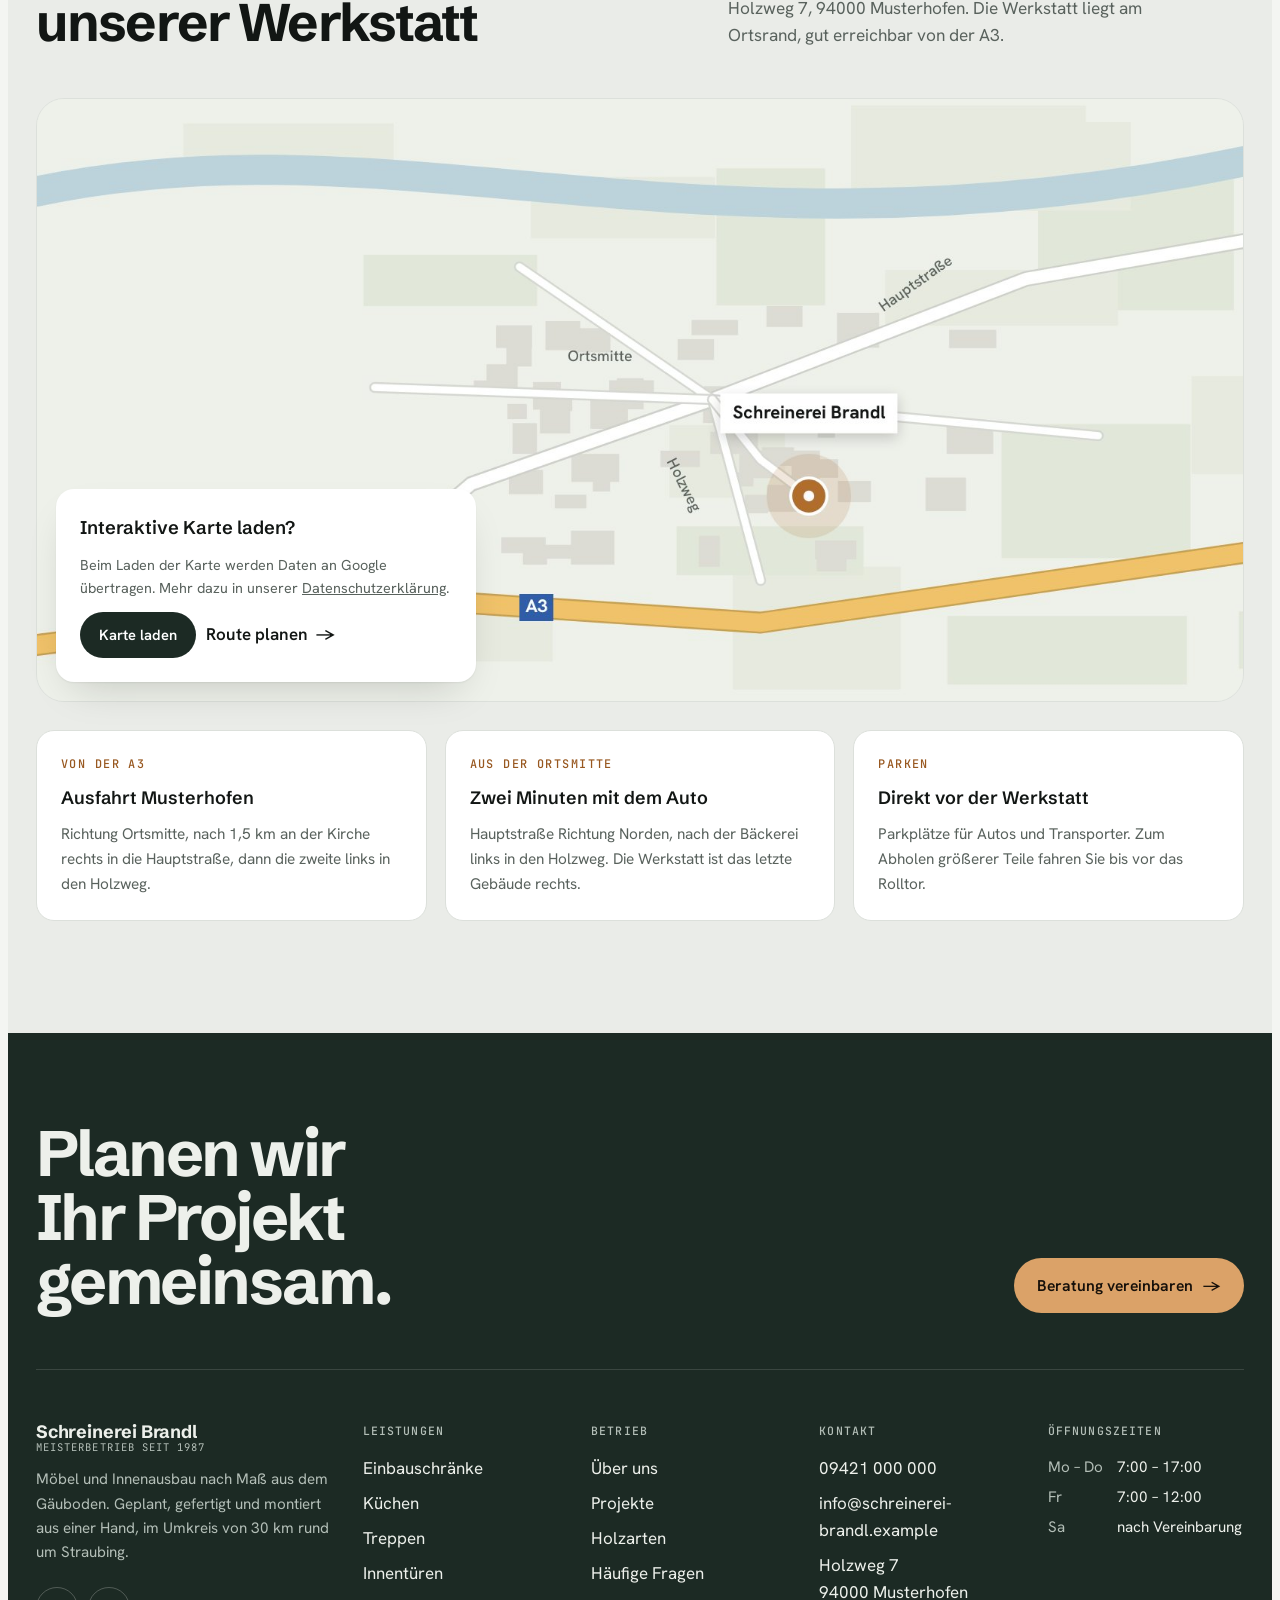
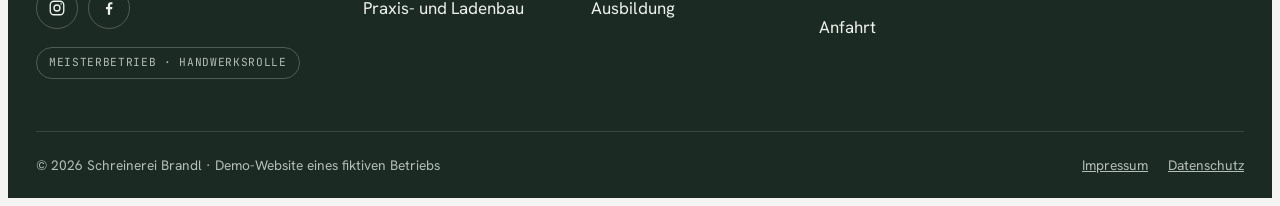
<file: kontakt.html>
<!doctype html>
<html lang="de">
<head>
<meta charset="utf-8">
<meta name="viewport" content="width=device-width, initial-scale=1, viewport-fit=cover">
<title>Kontakt und Anfahrt · Schreinerei Brandl</title>
<meta name="claude:viewport-fit-sides" content="cover">
<meta name="description" content="Kontakt zur Schreinerei Brandl: Telefon, E-Mail, Anfrageformular, Öffnungszeiten und Anfahrt zur Werkstatt.">
<link rel="preconnect" href="https://fonts.googleapis.com">
<link rel="preconnect" href="https://fonts.gstatic.com" crossorigin>
<link rel="stylesheet" href="https://fonts.googleapis.com/css2?family=Schibsted+Grotesk:wght@400;500;600;700;800&family=Hanken+Grotesk:wght@400;500;600;700&family=JetBrains+Mono:wght@400;500&display=swap">
<link rel="stylesheet" href="style.css">
<link rel="icon" href="favicon.svg" type="image/svg+xml">
<link rel="apple-touch-icon" href="apple-touch-icon.png">
<meta name="theme-color" content="#1c2a24">
<meta property="og:type" content="website">
<meta property="og:locale" content="de_DE">
<meta property="og:site_name" content="Schreinerei Brandl">
<meta property="og:title" content="Kontakt und Anfahrt · Schreinerei Brandl">
<meta property="og:description" content="Kontakt zur Schreinerei Brandl: Telefon, E-Mail, Anfrageformular, Öffnungszeiten und Anfahrt zur Werkstatt.">
<meta property="og:image" content="https://www.schreinerei-brandl.example/og-image.jpg">
<meta name="twitter:card" content="summary_large_image">
</head>
<body>
<div class="demo-bar"><div class="wrap">Demo-Website · Schreinerei Brandl ist ein erfundener Betrieb. Namen, Adressen, Projekte und Bewertungen sind Beispiele.</div></div>

<header class="site-head" id="head">
  <div class="wrap head-inner">
    <a class="brand" href="./" aria-label="Schreinerei Brandl, zur Startseite">
      <svg viewBox="0 0 36 36" aria-hidden="true"><rect width="36" height="36" rx="10" fill="#1c2a24"/><path d="M8 19h20v9H8z" fill="#edf0eb"/><path d="M11 8h14l-3.2 11h-7.6z" fill="#dba268"/></svg>
      <span class="brand-text"><span class="brand-name">Schreinerei Brandl</span><span class="brand-sub">Meisterbetrieb seit 1987</span></span>
    </a>
    <nav class="nav" aria-label="Hauptnavigation">
      <a href="leistungen.html">Leistungen</a>
      <a href="projekte.html">Projekte</a>
      <a href="ueber-uns.html">Über uns</a>
      <a href="kontakt.html" aria-current="page">Kontakt & Anfahrt</a>
    </nav>
    <div class="head-actions">
      <a class="btn btn-primary btn-sm" href="kontakt.html#anfrage">Beratung vereinbaren</a>
      <button class="menu-btn" id="menu-btn" type="button" aria-expanded="false" aria-controls="menu" aria-label="Menü öffnen">
        <svg viewBox="0 0 24 24" fill="none" stroke="currentColor" stroke-width="1.8" stroke-linecap="round"><path d="M4 8h16M4 16h16"/></svg>
      </button>
    </div>
  </div>
</header>

<div class="menu" id="menu" hidden>
  <div class="menu-top">
    <span class="brand-text"><span class="brand-name">Schreinerei Brandl</span><span class="brand-sub">Meisterbetrieb seit 1987</span></span>
    <button class="menu-btn" id="menu-close" type="button" aria-label="Menü schließen">
      <svg viewBox="0 0 24 24" fill="none" stroke="currentColor" stroke-width="1.8" stroke-linecap="round"><path d="M6 6l12 12M18 6L6 18"/></svg>
    </button>
  </div>
  <nav aria-label="Mobile Navigation">
    <a href="./">Start</a>
    <a href="leistungen.html">Leistungen</a>
    <a href="projekte.html">Projekte</a>
    <a href="ueber-uns.html">Über uns</a>
    <a href="kontakt.html" aria-current="page">Kontakt & Anfahrt</a>
  </nav>
  <div class="menu-foot">
    <a href="tel:+499421000000">09421 000 000 (Beispielnummer)</a>
    <span>Holzweg 7, 94000 Musterhofen</span>
  </div>
</div>

<main id="start">
  <section class="page-hero">
    <div class="wrap">
      <nav class="crumbs" aria-label="Brotkrumen"><a href="./">Start</a><span aria-hidden="true">/</span><span aria-current="page">Kontakt und Anfahrt</span></nav>
      <div class="hero-top">
        <div>
          <p class="eyebrow" style="margin-bottom:20px">Kontakt</p>
          <h1>Erzählen Sie uns von Ihrem Projekt</h1>
        </div>
        <div class="hero-side">
          <p class="intro">Am schnellsten erreichen Sie uns telefonisch. Anfragen über das Formular beantworten wir innerhalb von zwei Werktagen.</p>
          <div class="actions"><a class="btn btn-primary" href="tel:+499421000000">09421 000 000 anrufen</a></div><div class="jump" style="margin-top:0"><a href="#anfrage">Anfrageformular</a><a href="#anfahrt">Anfahrt</a></div>
        </div>
      </div>
      
    </div>
  </section>

  <section class="band flush">
    <div class="wrap contact">
      <div class="contact-info reveal">
        <dl class="contact-list">
          <div><dt>Telefon</dt><dd><a class="tel" href="tel:+499421000000">09421 000 000</a> <span class="fine">(Beispielnummer)</span></dd></div>
          <div><dt>E-Mail</dt><dd><a class="tel" href="mailto:info@schreinerei-brandl.example">info@schreinerei-brandl.example</a></dd></div>
          <div><dt>Werkstatt</dt><dd>Holzweg 7, 94000 Musterhofen</dd></div>
          <div><dt>Öffnungszeiten</dt><dd class="hours"><span>Mo – Do</span><span>7:00 – 17:00</span><span>Fr</span><span>7:00 – 12:00</span><span>Sa</span><span>nach Vereinbarung</span></dd></div>
        </dl>
        <div class="person"><span class="avatar" aria-hidden="true">MB</span><div><strong>Ihr Ansprechpartner: Markus Brandl</strong><span>Schreinermeister, plant jedes Projekt persönlich</span></div></div>
      </div>
      <form class="form-card reveal" id="anfrage" novalidate>
        <h3>Anfrage stellen</h3>
        <fieldset>
          <legend>Worum geht es?</legend>
          <div class="chips">
            <input type="radio" name="art" id="a1" value="Einbauschrank" checked><label for="a1">Einbauschrank</label>
            <input type="radio" name="art" id="a2" value="Küche"><label for="a2">Küche</label>
            <input type="radio" name="art" id="a3" value="Türen"><label for="a3">Türen</label>
            <input type="radio" name="art" id="a4" value="Treppe"><label for="a4">Treppe</label>
            <input type="radio" name="art" id="a5" value="Gewerbe"><label for="a5">Praxis/Laden</label>
            <input type="radio" name="art" id="a6" value="Reparatur"><label for="a6">Reparatur</label>
          </div>
        </fieldset>
        <div class="row">
          <div class="field"><label for="f-name">Name</label><input type="text" id="f-name" name="name" autocomplete="name" value="Anna Huber"></div>
          <div class="field"><label for="f-tel">Telefon</label><input type="tel" id="f-tel" name="tel" autocomplete="tel" value="0151 000000"></div>
        </div>
        <div class="row">
          <div class="field"><label for="f-mail">E-Mail</label><input type="email" id="f-mail" name="mail" autocomplete="email" value="anna.huber@example.de"></div>
          <div class="field"><label for="f-when">Zeitraum</label>
            <select id="f-when" name="when">
              <option>So bald wie möglich</option>
              <option selected>In 1–3 Monaten</option>
              <option>Später, erst mal informieren</option>
            </select>
          </div>
        </div>
        <div class="field"><label for="f-msg">Ihre Nachricht</label>
          <textarea id="f-msg" name="msg">Wir suchen einen Einbauschrank für die Dachschräge im Schlafzimmer, etwa 3 m breit. Wann könnten Sie zum Aufmaß vorbeikommen?</textarea>
        </div>
        <label class="check"><input type="checkbox" id="f-ok" checked><span>Ich bin einverstanden, dass meine Angaben zur Bearbeitung der Anfrage gespeichert werden. Mehr dazu in der <a href="datenschutz.html">Datenschutzerklärung</a>.</span></label>
        <div class="form-foot">
          <button class="btn btn-primary" type="submit">Anfrage senden <span class="arr" aria-hidden="true">→</span></button>
          <small>Beispieldaten · in dieser Demo wird nichts verschickt</small>
        </div>
        <p class="form-msg" id="form-msg" hidden>Danke, Ihre Anfrage ist eingegangen. Auf der echten Website würde sich die Schreinerei jetzt innerhalb von zwei Werktagen melden.</p>
      </form>
    </div>
  </section>

  <section class="band band-subtle" id="anfahrt">
    <div class="wrap">
      <div class="head-split" style="margin-bottom:0">
        <div class="section-head reveal"><span class="eyebrow">Anfahrt</span><h2>So finden Sie zu unserer Werkstatt</h2></div>
        <p class="reveal">Holzweg 7, 94000 Musterhofen. Die Werkstatt liegt am Ortsrand, gut erreichbar von der A3.</p>
      </div>
      <div class="map-wrap reveal" data-map="https://www.google.com/maps?q=48.8455,12.6206&z=14&output=embed">
        <div class="map-box"><img data-scene="sitemap" data-w="1600" data-h="800" alt="Lageskizze: Werkstatt am Holzweg, nahe Ausfahrt Musterhofen der A3"></div>
        <div class="map-consent">
          <h3>Interaktive Karte laden?</h3>
          <p>Beim Laden der Karte werden Daten an Google übertragen. Mehr dazu in unserer <a href="datenschutz.html">Datenschutzerklärung</a>.</p>
          <div class="actions">
            <button class="btn btn-primary btn-sm" type="button" data-map-load>Karte laden</button>
            <a class="link-arrow" href="https://www.google.com/maps/dir/?api=1&destination=48.8455,12.6206" target="_blank" rel="noopener">Route planen <span class="arr" aria-hidden="true">→</span></a>
          </div>
        </div>
      </div>
      <div class="dirs">
        <div class="dir reveal"><span class="eyebrow">Von der A3</span><h3>Ausfahrt Musterhofen</h3><p>Richtung Ortsmitte, nach 1,5 km an der Kirche rechts in die Hauptstraße, dann die zweite links in den Holzweg.</p></div>
        <div class="dir reveal"><span class="eyebrow">Aus der Ortsmitte</span><h3>Zwei Minuten mit dem Auto</h3><p>Hauptstraße Richtung Norden, nach der Bäckerei links in den Holzweg. Die Werkstatt ist das letzte Gebäude rechts.</p></div>
        <div class="dir reveal"><span class="eyebrow">Parken</span><h3>Direkt vor der Werkstatt</h3><p>Parkplätze für Autos und Transporter. Zum Abholen größerer Teile fahren Sie bis vor das Rolltor.</p></div>
      </div>
    </div>
  </section>
</main>

<footer class="site-foot">
  <div class="wrap">
    <div class="foot-cta">
      <h2>Planen wir Ihr Projekt gemeinsam.</h2>
      <a class="btn btn-oak" href="kontakt.html#anfrage">Beratung vereinbaren <span class="arr" aria-hidden="true">→</span></a>
    </div>
    <div class="foot-cols">
      <div>
        <span class="brand-text" style="margin-bottom:14px"><span class="brand-name">Schreinerei Brandl</span><span class="brand-sub">Meisterbetrieb seit 1987</span></span>
        <p>Möbel und Innenausbau nach Maß aus dem Gäuboden. Geplant, gefertigt und montiert aus einer Hand, im Umkreis von 30 km rund um Straubing.</p>
        <div class="social">
          <a href="https://www.instagram.com/" target="_blank" rel="noopener" aria-label="Instagram (Beispiel-Link)"><svg viewBox="0 0 24 24" fill="none" stroke="currentColor" stroke-width="1.8" aria-hidden="true"><rect x="3" y="3" width="18" height="18" rx="5"/><circle cx="12" cy="12" r="4"/><circle cx="17.5" cy="6.5" r="1" fill="currentColor" stroke="none"/></svg></a>
          <a href="https://www.facebook.com/" target="_blank" rel="noopener" aria-label="Facebook (Beispiel-Link)"><svg viewBox="0 0 24 24" fill="currentColor" aria-hidden="true"><path d="M13.5 21v-7.5h2.6l.4-3h-3V8.6c0-.9.3-1.5 1.5-1.5h1.6V4.4c-.3 0-1.2-.1-2.3-.1-2.3 0-3.8 1.4-3.8 3.9v2.3H8v3h2.5V21z"/></svg></a>
        </div>
        <span class="foot-badge">Meisterbetrieb · Handwerksrolle</span>
      </div>
      <div>
        <h3>Leistungen</h3>
        <ul><li><a href="einbauschraenke.html">Einbauschränke</a></li><li><a href="leistungen.html#kueche">Küchen</a></li><li><a href="leistungen.html#treppen">Treppen</a></li><li><a href="leistungen.html#tueren">Innentüren</a></li><li><a href="leistungen.html#gewerbe">Praxis- und Ladenbau</a></li></ul>
      </div>
      <div>
        <h3>Betrieb</h3>
        <ul><li><a href="ueber-uns.html">Über uns</a></li><li><a href="projekte.html">Projekte</a></li><li><a href="leistungen.html#holzarten">Holzarten</a></li><li><a href="leistungen.html#faq">Häufige Fragen</a></li><li><a href="ueber-uns.html#team">Ausbildung</a></li></ul>
      </div>
      <div>
        <h3>Kontakt</h3>
        <ul><li><a href="tel:+499421000000">09421 000 000</a></li><li><a href="mailto:info@schreinerei-brandl.example">info@schreinerei-brandl.example</a></li><li>Holzweg 7<br>94000 Musterhofen</li><li><a href="kontakt.html#anfahrt">Anfahrt</a></li></ul>
      </div>
      <div>
        <h3>Öffnungszeiten</h3>
        <div class="foot-hours"><span>Mo – Do</span><span>7:00 – 17:00</span><span>Fr</span><span>7:00 – 12:00</span><span>Sa</span><span>nach Vereinbarung</span></div>
      </div>
    </div>
    <div class="foot-bottom">
      <span>© 2026 Schreinerei Brandl · Demo-Website eines fiktiven Betriebs</span>
      <nav aria-label="Rechtliches"><a href="impressum.html">Impressum</a><a href="datenschutz.html">Datenschutz</a></nav>
    </div>
  </div>
</footer>

<div class="mobile-bar">
  <a class="btn btn-outline" href="tel:+499421000000">Anrufen</a>
  <a class="btn btn-primary" href="kontakt.html#anfrage">Anfrage stellen</a>
</div>

<dialog class="lightbox" id="lightbox" aria-labelledby="lb-title">
  <button class="round lb-close" type="button" id="lb-close" aria-label="Schließen"><svg viewBox="0 0 24 24" fill="none" stroke="currentColor" stroke-width="1.8" stroke-linecap="round"><path d="M6 6l12 12M18 6L6 18"/></svg></button>
  <div class="lb-inner">
    <div class="lb-media">
      <img id="lb-img" alt="">
      <div class="lb-thumbs" id="lb-thumbs" role="group" aria-label="Ansichten"></div>
    </div>
    <div class="lb-text">
      <span class="eyebrow" id="lb-meta"></span>
      <h2 id="lb-title"></h2>
      <p id="lb-desc"></p>
      <dl class="spec" id="lb-spec"></dl>
      <div class="lb-foot">
        <a class="btn btn-primary" id="lb-cta" href="kontakt.html#anfrage">Ähnliches Projekt anfragen <span class="arr" aria-hidden="true">→</span></a>
        <div class="lb-nav">
          <button class="round" type="button" id="lb-prev" aria-label="Vorheriges Projekt"><svg viewBox="0 0 24 24" fill="none" stroke="currentColor" stroke-width="1.8" stroke-linecap="round" stroke-linejoin="round"><path d="M19 12H5m6-6-6 6 6 6"/></svg></button>
          <span class="q-count" id="lb-count"></span>
          <button class="round" type="button" id="lb-next" aria-label="Nächstes Projekt"><svg viewBox="0 0 24 24" fill="none" stroke="currentColor" stroke-width="1.8" stroke-linecap="round" stroke-linejoin="round"><path d="M5 12h14m-6-6 6 6-6 6"/></svg></button>
        </div>
      </div>
    </div>
  </div>
</dialog>

<script>window.DEMO_PREVIEW = false; window.PROJECTS = [{"id":"schrank","meta":"Möbel · Dachgeschoss","title":"Einbauschrank unter der Dachschräge","desc":"Für ein Schlafzimmer im ausgebauten Dachgeschoss haben wir einen Schrank gebaut, der der Schräge auf ganzer Länge folgt. Hinter den vier Türen sind Kleiderstangen, Fachböden und zwei Schubladen.","specs":[["Holz","Eiche massiv, weiß geölt"],["Maße","3,40 × 1,90 m, Kniestock 1,12 m"],["Ausstattung","LED-Licht, zwei Schubladen"],["Montage","1 Tag"]],"gallery":[["wardrobe","Ansicht"],["plan","Werkzeichnung"],["sw-oak","Oberfläche"]],"topic":"a1"},{"id":"kueche","meta":"Küche · Neubau","title":"Wohnküche mit Kochinsel","desc":"Offene Wohnküche in einem Neubau mit Kochinsel als Treffpunkt. Die Fronten sind mit Nussbaum furniert, die Arbeitsplatte aus Keramik hält Hitze und Kratzer aus.","specs":[["Fronten","Nussbaum furniert"],["Arbeitsplatte","Keramik, 12 mm"],["Maße","Zeile 4,20 m, Insel 2,40 m"],["Montage","3 Tage"]],"gallery":[["kitchen","Ansicht"],["sw-walnut","Oberfläche"]],"topic":"a2"},{"id":"treppe","meta":"Treppen · Sanierung","title":"Treppe mit Glasgeländer","desc":"Die Fichtentreppe von 1974 war abgetreten und vergilbt. Wir haben die Stufen mit Eiche belegt und ein Glasgeländer gesetzt, ohne die alte Treppe herauszureißen.","specs":[["Bestand","Wangentreppe Fichte, 1974"],["Neu","Eiche-Belag 20 mm, geölt"],["Geländer","Glas, 10 mm VSG"],["Bauzeit","4 Arbeitstage"]],"gallery":[["stair","Nachher"],["stairOld","Vorher"],["sw-oak","Oberfläche"]],"topic":"a4"},{"id":"theke","meta":"Gewerbe · Praxis","title":"Empfangstheke für eine Physiopraxis","desc":"Empfangstheke mit erhöhtem Tresen für Patienten und einer niedrigen Ablage, die auch im Rollstuhl gut erreichbar ist. Montiert an einem Samstag, damit die Praxis normal öffnen konnte.","specs":[["Material","Eichenlamellen, Mineralwerkstoff"],["Länge","2,60 m"],["Extras","Kabelkanal, abschließbare Schubladen"],["Montage","1 Tag am Wochenende"]],"gallery":[["reception","Ansicht"],["sw-oak","Oberfläche"]],"topic":"a5"},{"id":"tueren","meta":"Innenausbau · Altbau","title":"Innentüren im Altbau","desc":"Sieben neue Innentüren für eine sanierte Altbauwohnung. Die Zargen haben wir an die schiefen Wände angepasst, damit jede Tür sauber schließt.","specs":[["Ausführung","Eiche furniert"],["Umfang","7 Türen mit Zargen"],["Extras","Schallschutztür im Schlafzimmer"],["Montage","2 Tage"]],"gallery":[["door","Ansicht"],["sw-oak","Oberfläche"]],"topic":"a3"},{"id":"garderobe","meta":"Möbel · Flur","title":"Garderobe mit Sitzbank","desc":"Garderobe für einen schmalen Flur: ein Wandpaneel mit Haken und eine Sitzbank mit drei Schubladen für Schuhe, Mützen und Handschuhe.","specs":[["Holz","Eiche geölt"],["Breite","2,20 m"],["Ausstattung","5 Haken, 3 Schubladen, Sitzpolster"],["Montage","½ Tag"]],"gallery":[["bench","Ansicht"],["sw-oakLight","Oberfläche"]],"topic":"a1"}];</script>
<script src="main.js"></script>
</body>
</html>
</file>
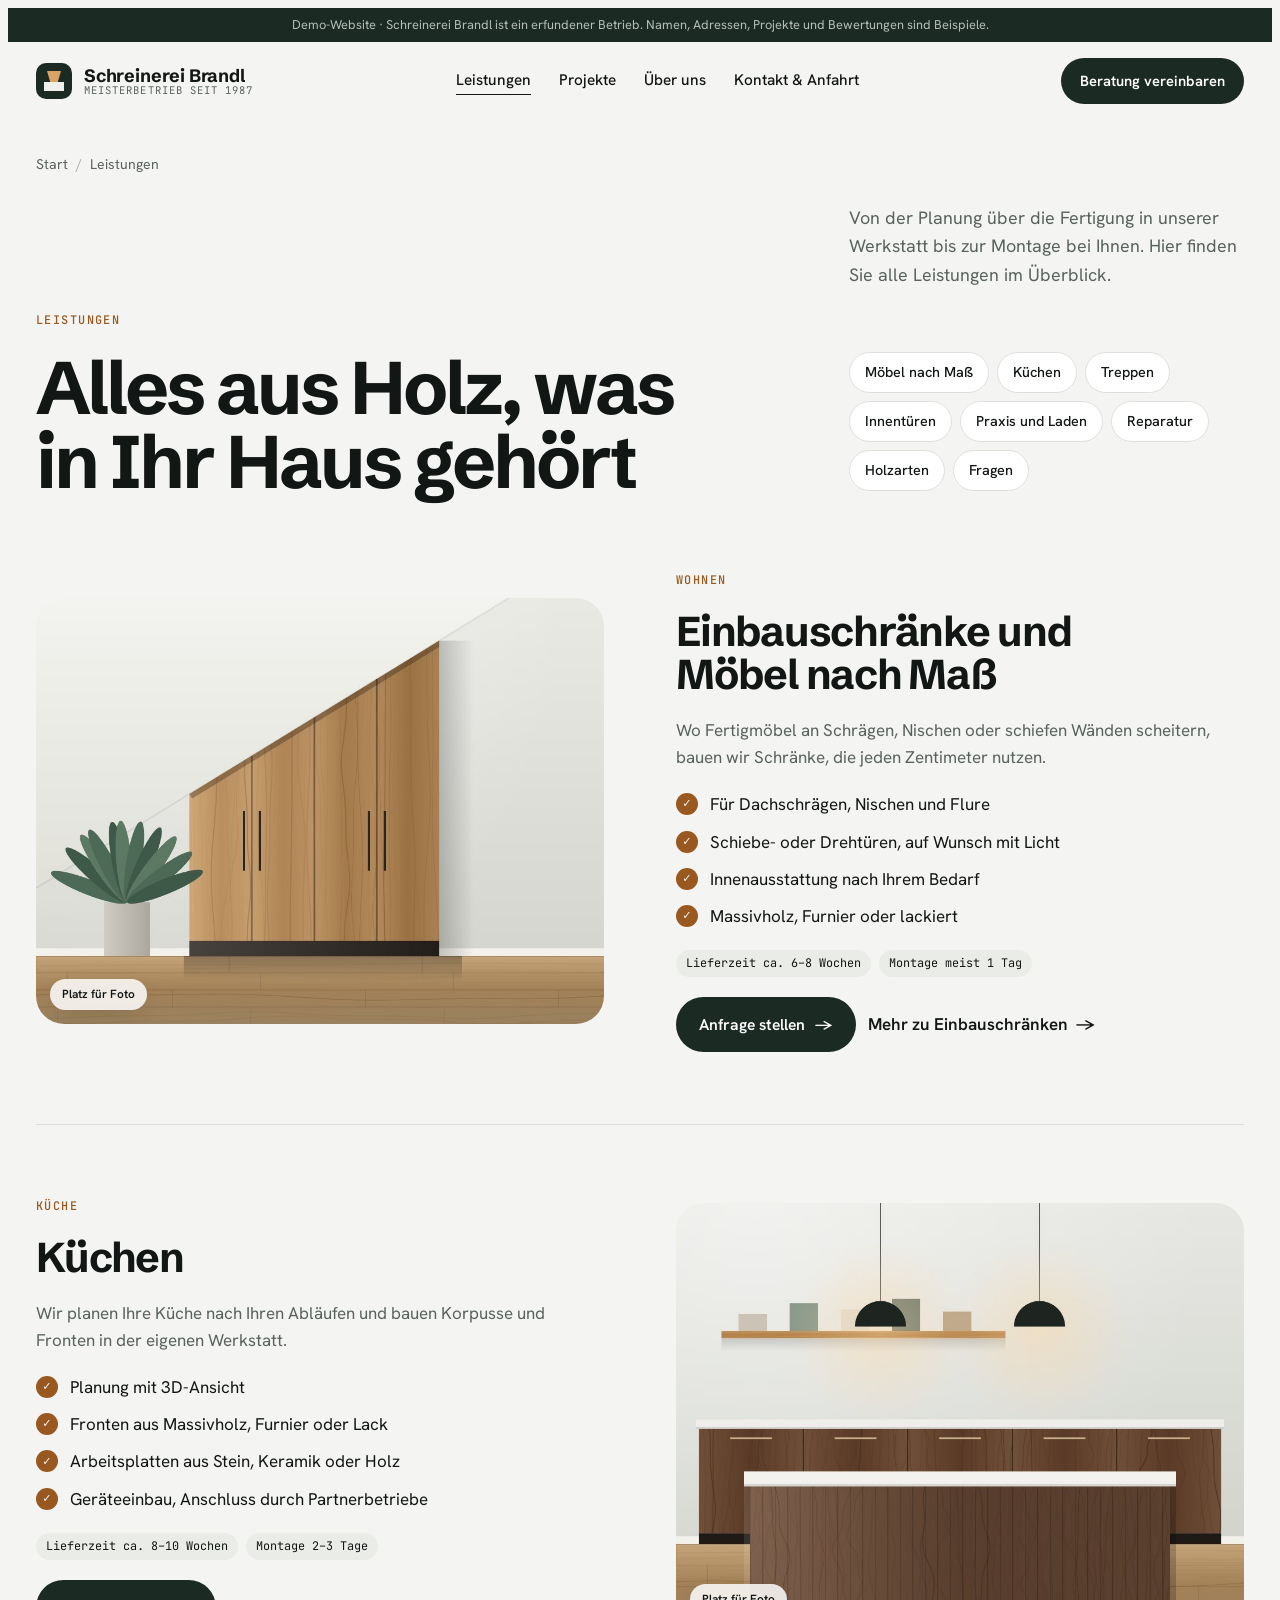
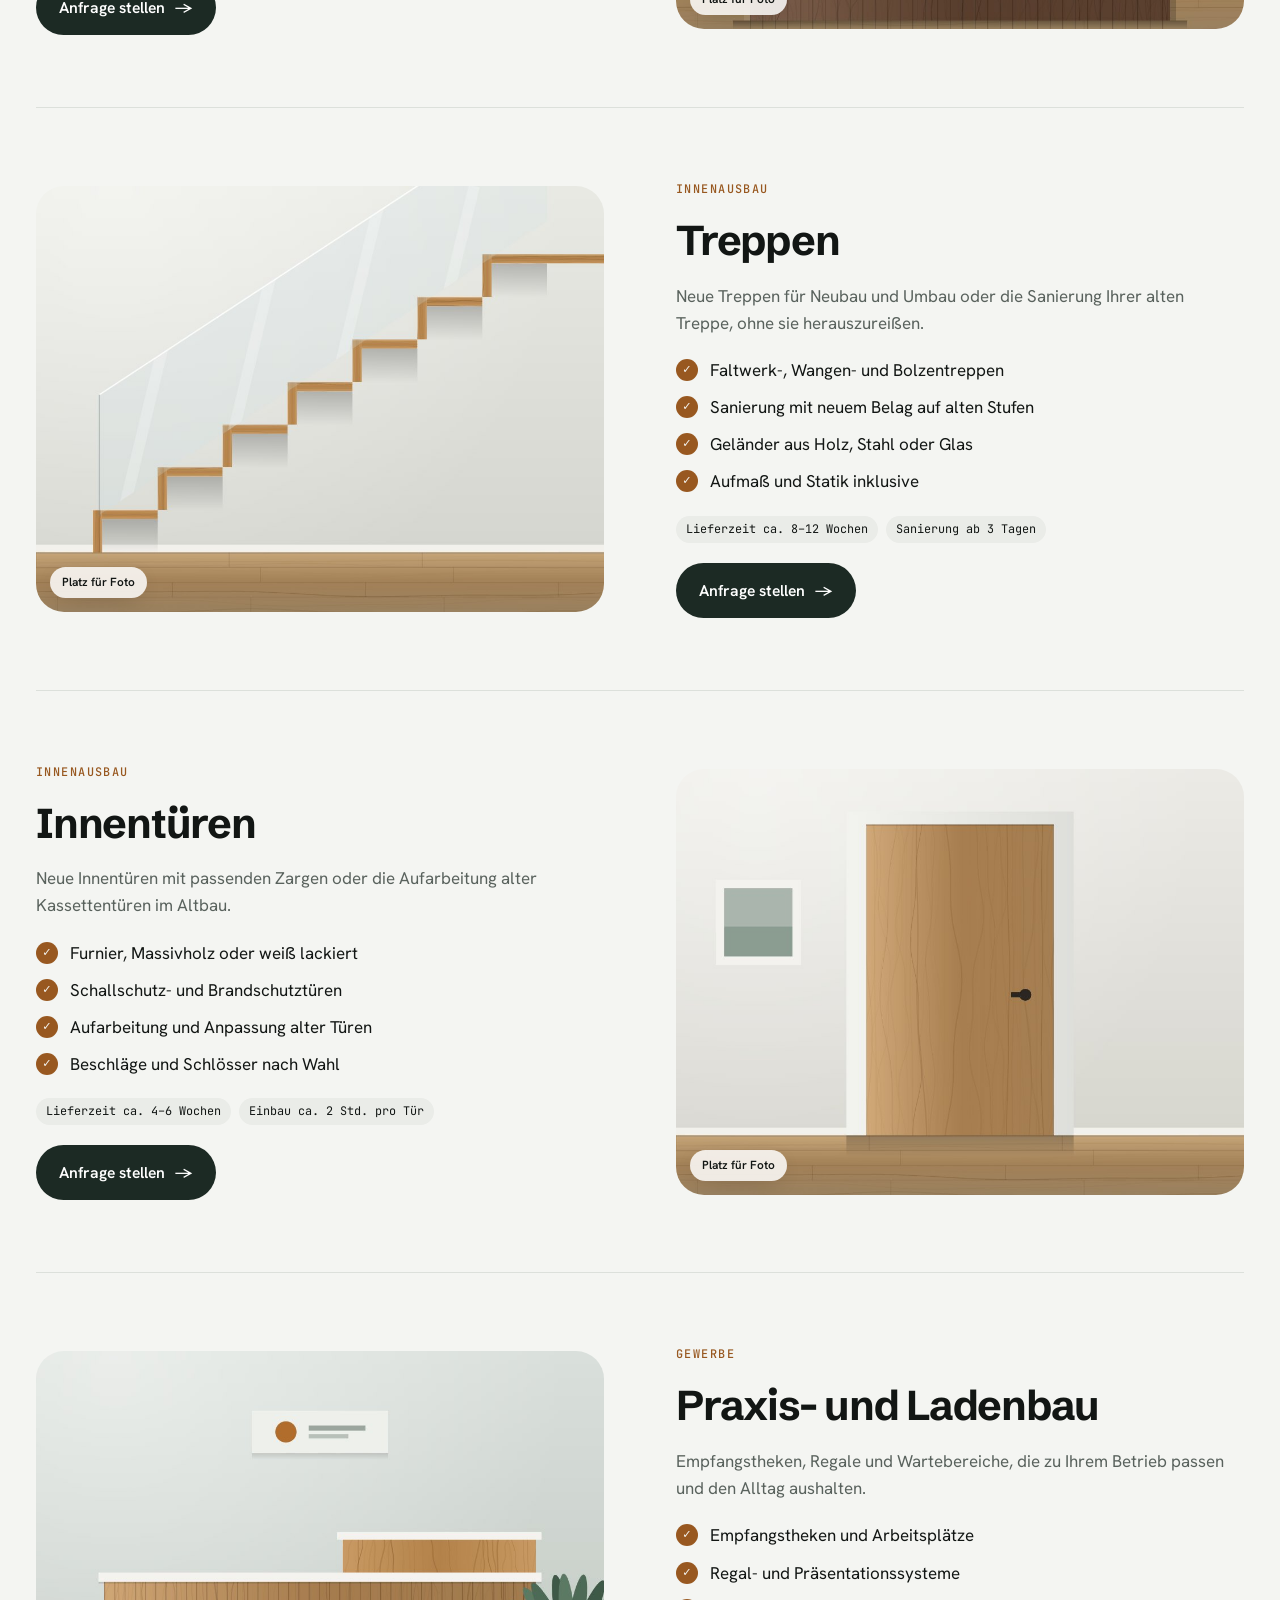
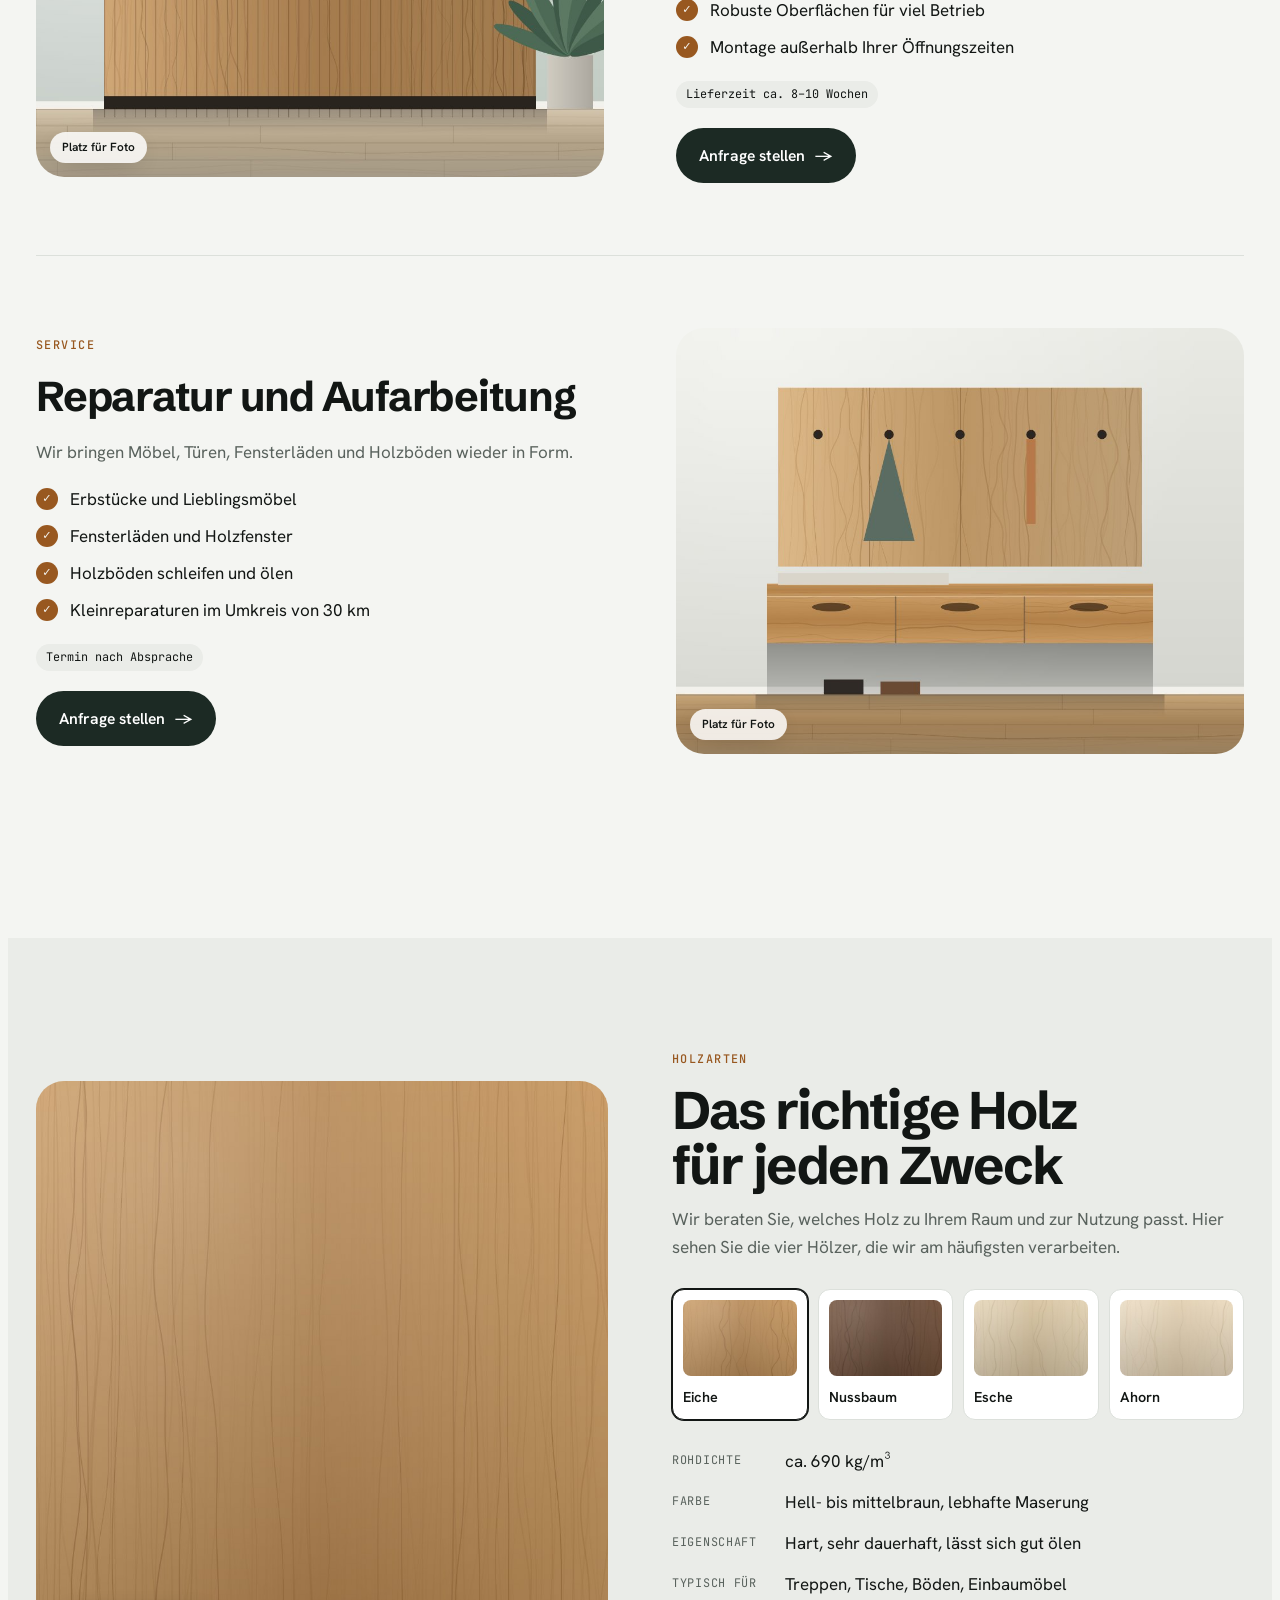
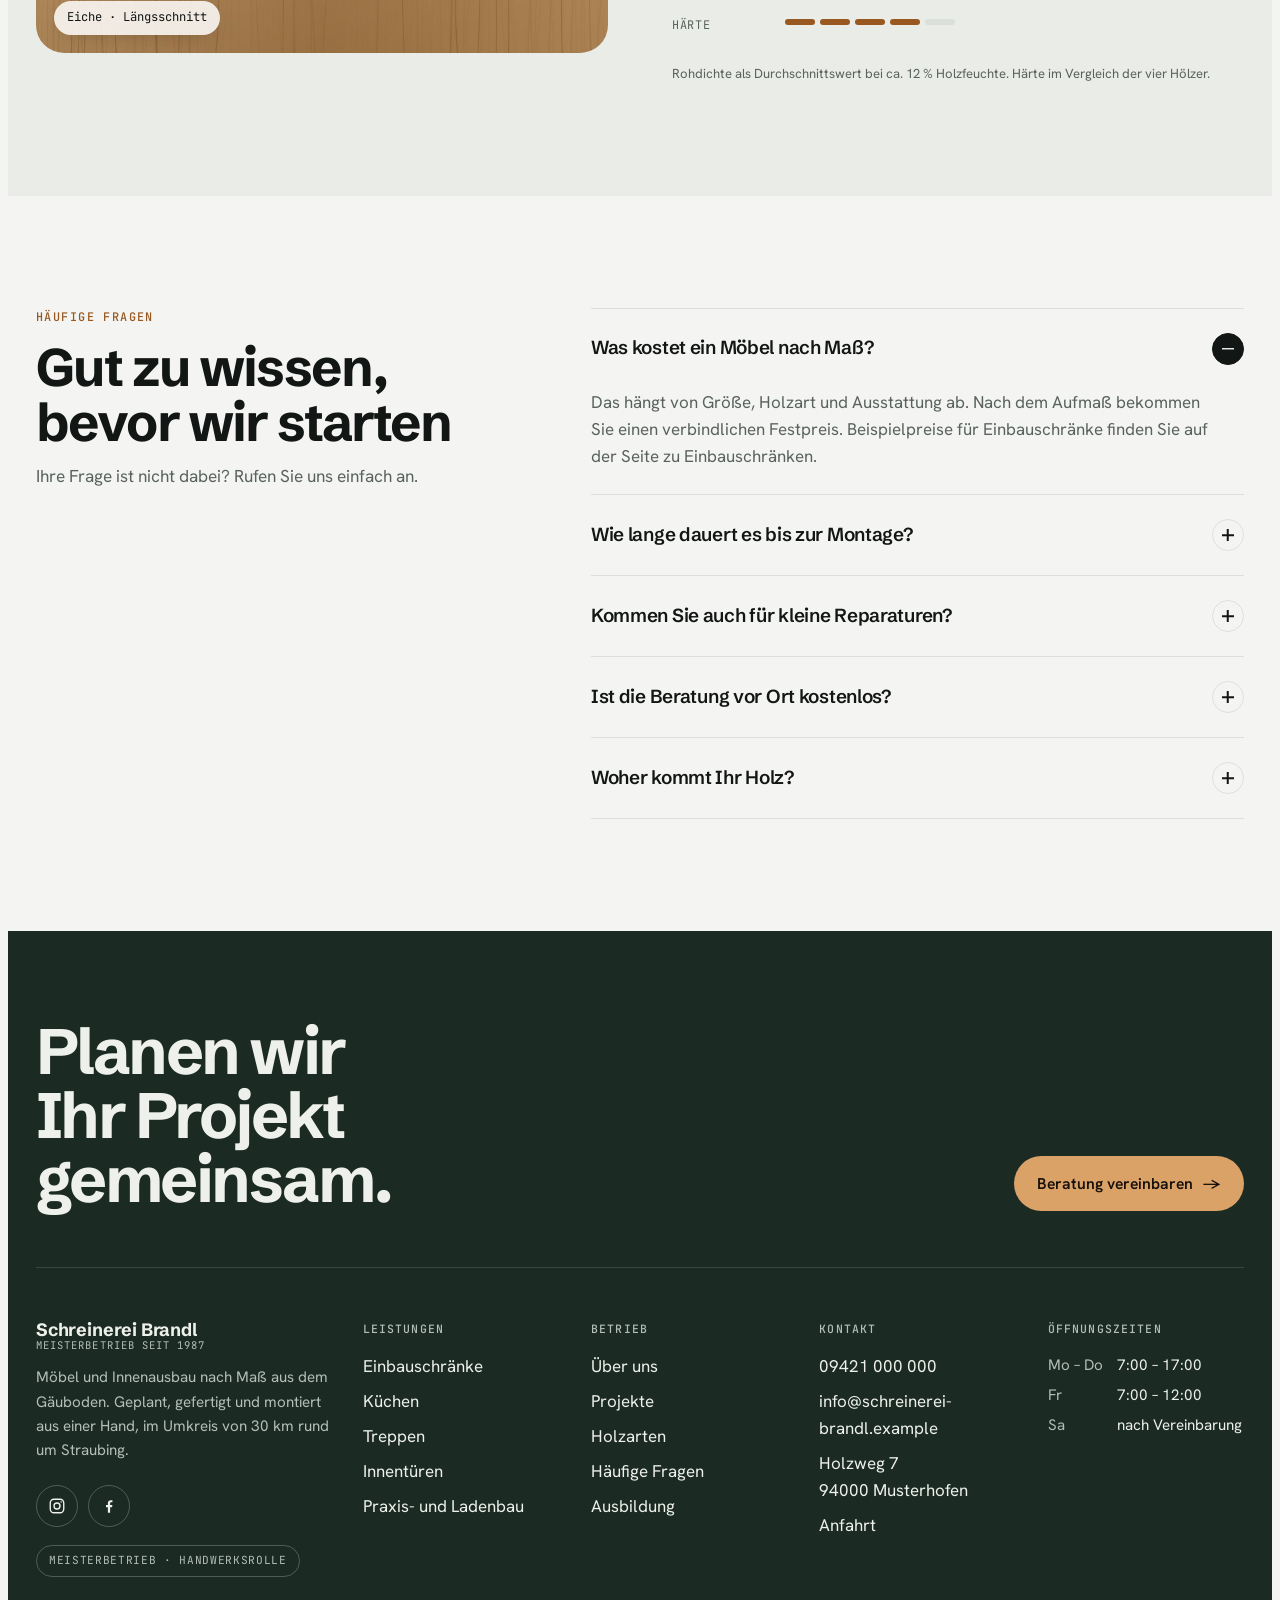
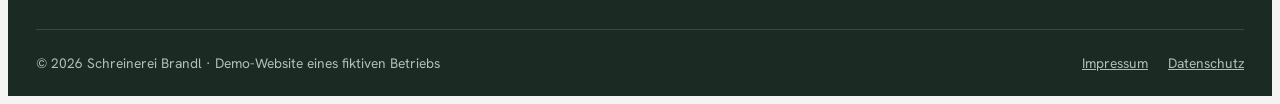
<file: leistungen.html>
<!doctype html>
<html lang="de">
<head>
<meta charset="utf-8">
<meta name="viewport" content="width=device-width, initial-scale=1, viewport-fit=cover">
<title>Leistungen · Schreinerei Brandl</title>
<meta name="claude:viewport-fit-sides" content="cover">
<meta name="description" content="Einbauschränke, Küchen, Treppen, Innentüren, Praxis- und Ladenbau sowie Reparaturen vom Schreinermeister aus dem Gäuboden.">
<link rel="preconnect" href="https://fonts.googleapis.com">
<link rel="preconnect" href="https://fonts.gstatic.com" crossorigin>
<link rel="stylesheet" href="https://fonts.googleapis.com/css2?family=Schibsted+Grotesk:wght@400;500;600;700;800&family=Hanken+Grotesk:wght@400;500;600;700&family=JetBrains+Mono:wght@400;500&display=swap">
<link rel="stylesheet" href="style.css">
<link rel="icon" href="favicon.svg" type="image/svg+xml">
<link rel="apple-touch-icon" href="apple-touch-icon.png">
<meta name="theme-color" content="#1c2a24">
<meta property="og:type" content="website">
<meta property="og:locale" content="de_DE">
<meta property="og:site_name" content="Schreinerei Brandl">
<meta property="og:title" content="Leistungen · Schreinerei Brandl">
<meta property="og:description" content="Einbauschränke, Küchen, Treppen, Innentüren, Praxis- und Ladenbau sowie Reparaturen vom Schreinermeister aus dem Gäuboden.">
<meta property="og:image" content="https://www.schreinerei-brandl.example/og-image.jpg">
<meta name="twitter:card" content="summary_large_image">
</head>
<body>
<div class="demo-bar"><div class="wrap">Demo-Website · Schreinerei Brandl ist ein erfundener Betrieb. Namen, Adressen, Projekte und Bewertungen sind Beispiele.</div></div>

<header class="site-head" id="head">
  <div class="wrap head-inner">
    <a class="brand" href="./" aria-label="Schreinerei Brandl, zur Startseite">
      <svg viewBox="0 0 36 36" aria-hidden="true"><rect width="36" height="36" rx="10" fill="#1c2a24"/><path d="M8 19h20v9H8z" fill="#edf0eb"/><path d="M11 8h14l-3.2 11h-7.6z" fill="#dba268"/></svg>
      <span class="brand-text"><span class="brand-name">Schreinerei Brandl</span><span class="brand-sub">Meisterbetrieb seit 1987</span></span>
    </a>
    <nav class="nav" aria-label="Hauptnavigation">
      <a href="leistungen.html" aria-current="page">Leistungen</a>
      <a href="projekte.html">Projekte</a>
      <a href="ueber-uns.html">Über uns</a>
      <a href="kontakt.html">Kontakt & Anfahrt</a>
    </nav>
    <div class="head-actions">
      <a class="btn btn-primary btn-sm" href="kontakt.html#anfrage">Beratung vereinbaren</a>
      <button class="menu-btn" id="menu-btn" type="button" aria-expanded="false" aria-controls="menu" aria-label="Menü öffnen">
        <svg viewBox="0 0 24 24" fill="none" stroke="currentColor" stroke-width="1.8" stroke-linecap="round"><path d="M4 8h16M4 16h16"/></svg>
      </button>
    </div>
  </div>
</header>

<div class="menu" id="menu" hidden>
  <div class="menu-top">
    <span class="brand-text"><span class="brand-name">Schreinerei Brandl</span><span class="brand-sub">Meisterbetrieb seit 1987</span></span>
    <button class="menu-btn" id="menu-close" type="button" aria-label="Menü schließen">
      <svg viewBox="0 0 24 24" fill="none" stroke="currentColor" stroke-width="1.8" stroke-linecap="round"><path d="M6 6l12 12M18 6L6 18"/></svg>
    </button>
  </div>
  <nav aria-label="Mobile Navigation">
    <a href="./">Start</a>
    <a href="leistungen.html" aria-current="page">Leistungen</a>
    <a href="projekte.html">Projekte</a>
    <a href="ueber-uns.html">Über uns</a>
    <a href="kontakt.html">Kontakt & Anfahrt</a>
  </nav>
  <div class="menu-foot">
    <a href="tel:+499421000000">09421 000 000 (Beispielnummer)</a>
    <span>Holzweg 7, 94000 Musterhofen</span>
  </div>
</div>

<main id="start">
  <section class="page-hero">
    <div class="wrap">
      <nav class="crumbs" aria-label="Brotkrumen"><a href="./">Start</a><span aria-hidden="true">/</span><span aria-current="page">Leistungen</span></nav>
      <div class="hero-top">
        <div>
          <p class="eyebrow" style="margin-bottom:20px">Leistungen</p>
          <h1>Alles aus Holz, was in Ihr Haus gehört</h1>
        </div>
        <div class="hero-side">
          <p class="intro">Von der Planung über die Fertigung in unserer Werkstatt bis zur Montage bei Ihnen. Hier finden Sie alle Leistungen im Überblick.</p>
          <div class="jump"><a href="#moebel">Möbel nach Maß</a><a href="#kueche">Küchen</a><a href="#treppen">Treppen</a><a href="#tueren">Innentüren</a><a href="#gewerbe">Praxis und Laden</a><a href="#reparatur">Reparatur</a><a href="#holzarten">Holzarten</a><a href="#faq">Fragen</a></div>
        </div>
      </div>
      
    </div>
  </section>

  <section class="band flush">
    <div class="wrap">
      <article class="feature" id="moebel">
        <div class="feature-media reveal"><img data-scene="wardrobe" data-w="1000" data-h="750" alt="Einbauschränke und Möbel nach Maß"><span class="ph glass">Platz für Foto</span></div>
        <div class="feature-text reveal">
          <span class="eyebrow">Wohnen</span>
          <h2>Einbauschränke und Möbel nach Maß</h2>
          <p>Wo Fertigmöbel an Schrägen, Nischen oder schiefen Wänden scheitern, bauen wir Schränke, die jeden Zentimeter nutzen.</p>
          <ul class="checks"><li>Für Dachschrägen, Nischen und Flure</li><li>Schiebe- oder Drehtüren, auf Wunsch mit Licht</li><li>Innenausstattung nach Ihrem Bedarf</li><li>Massivholz, Furnier oder lackiert</li></ul>
          <div class="pills"><span class="pill">Lieferzeit ca. 6–8 Wochen</span><span class="pill">Montage meist 1 Tag</span></div>
          <div class="actions">
            <a class="btn btn-primary" href="kontakt.html#anfrage" data-topic="a1">Anfrage stellen <span class="arr" aria-hidden="true">→</span></a>
            <a class="link-arrow" href="einbauschraenke.html">Mehr zu Einbauschränken <span class="arr" aria-hidden="true">→</span></a>
          </div>
        </div>
      </article>
      <article class="feature flip" id="kueche">
        <div class="feature-media reveal"><img data-scene="kitchen" data-w="1000" data-h="750" alt="Küchen"><span class="ph glass">Platz für Foto</span></div>
        <div class="feature-text reveal">
          <span class="eyebrow">Küche</span>
          <h2>Küchen</h2>
          <p>Wir planen Ihre Küche nach Ihren Abläufen und bauen Korpusse und Fronten in der eigenen Werkstatt.</p>
          <ul class="checks"><li>Planung mit 3D-Ansicht</li><li>Fronten aus Massivholz, Furnier oder Lack</li><li>Arbeitsplatten aus Stein, Keramik oder Holz</li><li>Geräteeinbau, Anschluss durch Partnerbetriebe</li></ul>
          <div class="pills"><span class="pill">Lieferzeit ca. 8–10 Wochen</span><span class="pill">Montage 2–3 Tage</span></div>
          <div class="actions">
            <a class="btn btn-primary" href="kontakt.html#anfrage" data-topic="a2">Anfrage stellen <span class="arr" aria-hidden="true">→</span></a>
            
          </div>
        </div>
      </article>
      <article class="feature" id="treppen">
        <div class="feature-media reveal"><img data-scene="stair" data-w="1000" data-h="750" alt="Treppen"><span class="ph glass">Platz für Foto</span></div>
        <div class="feature-text reveal">
          <span class="eyebrow">Innenausbau</span>
          <h2>Treppen</h2>
          <p>Neue Treppen für Neubau und Umbau oder die Sanierung Ihrer alten Treppe, ohne sie herauszureißen.</p>
          <ul class="checks"><li>Faltwerk-, Wangen- und Bolzentreppen</li><li>Sanierung mit neuem Belag auf alten Stufen</li><li>Geländer aus Holz, Stahl oder Glas</li><li>Aufmaß und Statik inklusive</li></ul>
          <div class="pills"><span class="pill">Lieferzeit ca. 8–12 Wochen</span><span class="pill">Sanierung ab 3 Tagen</span></div>
          <div class="actions">
            <a class="btn btn-primary" href="kontakt.html#anfrage" data-topic="a4">Anfrage stellen <span class="arr" aria-hidden="true">→</span></a>
            
          </div>
        </div>
      </article>
      <article class="feature flip" id="tueren">
        <div class="feature-media reveal"><img data-scene="door" data-w="1000" data-h="750" alt="Innentüren"><span class="ph glass">Platz für Foto</span></div>
        <div class="feature-text reveal">
          <span class="eyebrow">Innenausbau</span>
          <h2>Innentüren</h2>
          <p>Neue Innentüren mit passenden Zargen oder die Aufarbeitung alter Kassettentüren im Altbau.</p>
          <ul class="checks"><li>Furnier, Massivholz oder weiß lackiert</li><li>Schallschutz- und Brandschutztüren</li><li>Aufarbeitung und Anpassung alter Türen</li><li>Beschläge und Schlösser nach Wahl</li></ul>
          <div class="pills"><span class="pill">Lieferzeit ca. 4–6 Wochen</span><span class="pill">Einbau ca. 2 Std. pro Tür</span></div>
          <div class="actions">
            <a class="btn btn-primary" href="kontakt.html#anfrage" data-topic="a3">Anfrage stellen <span class="arr" aria-hidden="true">→</span></a>
            
          </div>
        </div>
      </article>
      <article class="feature" id="gewerbe">
        <div class="feature-media reveal"><img data-scene="reception" data-w="1000" data-h="750" alt="Praxis- und Ladenbau"><span class="ph glass">Platz für Foto</span></div>
        <div class="feature-text reveal">
          <span class="eyebrow">Gewerbe</span>
          <h2>Praxis- und Ladenbau</h2>
          <p>Empfangstheken, Regale und Wartebereiche, die zu Ihrem Betrieb passen und den Alltag aushalten.</p>
          <ul class="checks"><li>Empfangstheken und Arbeitsplätze</li><li>Regal- und Präsentationssysteme</li><li>Robuste Oberflächen für viel Betrieb</li><li>Montage außerhalb Ihrer Öffnungszeiten</li></ul>
          <div class="pills"><span class="pill">Lieferzeit ca. 8–10 Wochen</span></div>
          <div class="actions">
            <a class="btn btn-primary" href="kontakt.html#anfrage" data-topic="a5">Anfrage stellen <span class="arr" aria-hidden="true">→</span></a>
            
          </div>
        </div>
      </article>
      <article class="feature flip" id="reparatur">
        <div class="feature-media reveal"><img data-scene="bench" data-w="1000" data-h="750" alt="Reparatur und Aufarbeitung"><span class="ph glass">Platz für Foto</span></div>
        <div class="feature-text reveal">
          <span class="eyebrow">Service</span>
          <h2>Reparatur und Aufarbeitung</h2>
          <p>Wir bringen Möbel, Türen, Fensterläden und Holzböden wieder in Form.</p>
          <ul class="checks"><li>Erbstücke und Lieblingsmöbel</li><li>Fensterläden und Holzfenster</li><li>Holzböden schleifen und ölen</li><li>Kleinreparaturen im Umkreis von 30 km</li></ul>
          <div class="pills"><span class="pill">Termin nach Absprache</span></div>
          <div class="actions">
            <a class="btn btn-primary" href="kontakt.html#anfrage" data-topic="a6">Anfrage stellen <span class="arr" aria-hidden="true">→</span></a>
            
          </div>
        </div>
      </article>
    </div>
  </section>

  <section class="band band-subtle" id="holzarten">
    <div class="wrap mat">
      <div class="mat-view reveal">
        <img id="mat-img" alt="Holzoberfläche">
        <span class="lbl glass" id="mat-label">Eiche · Längsschnitt</span>
      </div>
      <div class="mat-body reveal">
        <div class="section-head">
          <span class="eyebrow">Holzarten</span>
          <h2>Das richtige Holz für jeden Zweck</h2>
          <p>Wir beraten Sie, welches Holz zu Ihrem Raum und zur Nutzung passt. Hier sehen Sie die vier Hölzer, die wir am häufigsten verarbeiten.</p>
        </div>
        <div class="mat-tabs" role="group" aria-label="Holzart wählen">
          <button class="mat-tab" type="button" data-mat="eiche" aria-pressed="true"><span class="sw"></span>Eiche</button>
          <button class="mat-tab" type="button" data-mat="nuss" aria-pressed="false"><span class="sw"></span>Nussbaum</button>
          <button class="mat-tab" type="button" data-mat="esche" aria-pressed="false"><span class="sw"></span>Esche</button>
          <button class="mat-tab" type="button" data-mat="ahorn" aria-pressed="false"><span class="sw"></span>Ahorn</button>
        </div>
        <dl class="mat-data" aria-live="polite">
          <dt>Rohdichte</dt><dd id="m-dichte">ca. 690 kg/m³</dd>
          <dt>Farbe</dt><dd id="m-farbe"></dd>
          <dt>Eigenschaft</dt><dd id="m-eig"></dd>
          <dt>Typisch für</dt><dd id="m-fuer"></dd>
          <dt>Härte</dt><dd><span class="meter" id="m-meter" aria-label=""><i></i><i></i><i></i><i></i><i></i></span></dd>
        </dl>
        <p class="fine">Rohdichte als Durchschnittswert bei ca. 12 % Holzfeuchte. Härte im Vergleich der vier Hölzer.</p>
      </div>
    </div>
  </section>

  <section class="band" id="faq">
    <div class="wrap faq">
      <div class="section-head reveal">
        <span class="eyebrow">Häufige Fragen</span>
        <h2>Gut zu wissen, bevor wir starten</h2>
        <p>Ihre Frage ist nicht dabei? Rufen Sie uns einfach an.</p>
      </div>
      <div class="faq-list reveal">
        <details open>
          <summary>Was kostet ein Möbel nach Maß?<span class="pm" aria-hidden="true"></span></summary>
          <p>Das hängt von Größe, Holzart und Ausstattung ab. Nach dem Aufmaß bekommen Sie einen verbindlichen Festpreis. Beispielpreise für Einbauschränke finden Sie auf der Seite zu Einbauschränken.</p>
        </details>
        <details>
          <summary>Wie lange dauert es bis zur Montage?<span class="pm" aria-hidden="true"></span></summary>
          <p>Vom Auftrag bis zum Einbau rechnen Sie mit sechs bis zehn Wochen. Die Montage selbst dauert bei einem Einbauschrank meist einen Tag, bei einer Küche zwei bis drei Tage.</p>
        </details>
        <details>
          <summary>Kommen Sie auch für kleine Reparaturen?<span class="pm" aria-hidden="true"></span></summary>
          <p>Ja. Im Umkreis von 30 Kilometern übernehmen wir auch kleinere Arbeiten wie das Einstellen von Türen, den Austausch von Fronten oder die Aufarbeitung einzelner Möbel.</p>
        </details>
        <details>
          <summary>Ist die Beratung vor Ort kostenlos?<span class="pm" aria-hidden="true"></span></summary>
          <p>Beratung und Aufmaß sind im Umkreis von 30 Kilometern kostenlos. Weiter entfernt berechnen wir eine Anfahrtspauschale, die wir bei Auftrag verrechnen.</p>
        </details>
        <details>
          <summary>Woher kommt Ihr Holz?<span class="pm" aria-hidden="true"></span></summary>
          <p>Massivholz beziehen wir überwiegend von Sägewerken in Bayern. Für Nussbaum und Furniere arbeiten wir mit europäischen Händlern zusammen, die die Herkunft nachweisen.</p>
        </details>
      </div>
    </div>
  </section>
</main>

<footer class="site-foot">
  <div class="wrap">
    <div class="foot-cta">
      <h2>Planen wir Ihr Projekt gemeinsam.</h2>
      <a class="btn btn-oak" href="kontakt.html#anfrage">Beratung vereinbaren <span class="arr" aria-hidden="true">→</span></a>
    </div>
    <div class="foot-cols">
      <div>
        <span class="brand-text" style="margin-bottom:14px"><span class="brand-name">Schreinerei Brandl</span><span class="brand-sub">Meisterbetrieb seit 1987</span></span>
        <p>Möbel und Innenausbau nach Maß aus dem Gäuboden. Geplant, gefertigt und montiert aus einer Hand, im Umkreis von 30 km rund um Straubing.</p>
        <div class="social">
          <a href="https://www.instagram.com/" target="_blank" rel="noopener" aria-label="Instagram (Beispiel-Link)"><svg viewBox="0 0 24 24" fill="none" stroke="currentColor" stroke-width="1.8" aria-hidden="true"><rect x="3" y="3" width="18" height="18" rx="5"/><circle cx="12" cy="12" r="4"/><circle cx="17.5" cy="6.5" r="1" fill="currentColor" stroke="none"/></svg></a>
          <a href="https://www.facebook.com/" target="_blank" rel="noopener" aria-label="Facebook (Beispiel-Link)"><svg viewBox="0 0 24 24" fill="currentColor" aria-hidden="true"><path d="M13.5 21v-7.5h2.6l.4-3h-3V8.6c0-.9.3-1.5 1.5-1.5h1.6V4.4c-.3 0-1.2-.1-2.3-.1-2.3 0-3.8 1.4-3.8 3.9v2.3H8v3h2.5V21z"/></svg></a>
        </div>
        <span class="foot-badge">Meisterbetrieb · Handwerksrolle</span>
      </div>
      <div>
        <h3>Leistungen</h3>
        <ul><li><a href="einbauschraenke.html">Einbauschränke</a></li><li><a href="leistungen.html#kueche">Küchen</a></li><li><a href="leistungen.html#treppen">Treppen</a></li><li><a href="leistungen.html#tueren">Innentüren</a></li><li><a href="leistungen.html#gewerbe">Praxis- und Ladenbau</a></li></ul>
      </div>
      <div>
        <h3>Betrieb</h3>
        <ul><li><a href="ueber-uns.html">Über uns</a></li><li><a href="projekte.html">Projekte</a></li><li><a href="leistungen.html#holzarten">Holzarten</a></li><li><a href="leistungen.html#faq">Häufige Fragen</a></li><li><a href="ueber-uns.html#team">Ausbildung</a></li></ul>
      </div>
      <div>
        <h3>Kontakt</h3>
        <ul><li><a href="tel:+499421000000">09421 000 000</a></li><li><a href="mailto:info@schreinerei-brandl.example">info@schreinerei-brandl.example</a></li><li>Holzweg 7<br>94000 Musterhofen</li><li><a href="kontakt.html#anfahrt">Anfahrt</a></li></ul>
      </div>
      <div>
        <h3>Öffnungszeiten</h3>
        <div class="foot-hours"><span>Mo – Do</span><span>7:00 – 17:00</span><span>Fr</span><span>7:00 – 12:00</span><span>Sa</span><span>nach Vereinbarung</span></div>
      </div>
    </div>
    <div class="foot-bottom">
      <span>© 2026 Schreinerei Brandl · Demo-Website eines fiktiven Betriebs</span>
      <nav aria-label="Rechtliches"><a href="impressum.html">Impressum</a><a href="datenschutz.html">Datenschutz</a></nav>
    </div>
  </div>
</footer>

<div class="mobile-bar">
  <a class="btn btn-outline" href="tel:+499421000000">Anrufen</a>
  <a class="btn btn-primary" href="kontakt.html#anfrage">Anfrage stellen</a>
</div>

<dialog class="lightbox" id="lightbox" aria-labelledby="lb-title">
  <button class="round lb-close" type="button" id="lb-close" aria-label="Schließen"><svg viewBox="0 0 24 24" fill="none" stroke="currentColor" stroke-width="1.8" stroke-linecap="round"><path d="M6 6l12 12M18 6L6 18"/></svg></button>
  <div class="lb-inner">
    <div class="lb-media">
      <img id="lb-img" alt="">
      <div class="lb-thumbs" id="lb-thumbs" role="group" aria-label="Ansichten"></div>
    </div>
    <div class="lb-text">
      <span class="eyebrow" id="lb-meta"></span>
      <h2 id="lb-title"></h2>
      <p id="lb-desc"></p>
      <dl class="spec" id="lb-spec"></dl>
      <div class="lb-foot">
        <a class="btn btn-primary" id="lb-cta" href="kontakt.html#anfrage">Ähnliches Projekt anfragen <span class="arr" aria-hidden="true">→</span></a>
        <div class="lb-nav">
          <button class="round" type="button" id="lb-prev" aria-label="Vorheriges Projekt"><svg viewBox="0 0 24 24" fill="none" stroke="currentColor" stroke-width="1.8" stroke-linecap="round" stroke-linejoin="round"><path d="M19 12H5m6-6-6 6 6 6"/></svg></button>
          <span class="q-count" id="lb-count"></span>
          <button class="round" type="button" id="lb-next" aria-label="Nächstes Projekt"><svg viewBox="0 0 24 24" fill="none" stroke="currentColor" stroke-width="1.8" stroke-linecap="round" stroke-linejoin="round"><path d="M5 12h14m-6-6 6 6-6 6"/></svg></button>
        </div>
      </div>
    </div>
  </div>
</dialog>

<script>window.DEMO_PREVIEW = false; window.PROJECTS = [{"id":"schrank","meta":"Möbel · Dachgeschoss","title":"Einbauschrank unter der Dachschräge","desc":"Für ein Schlafzimmer im ausgebauten Dachgeschoss haben wir einen Schrank gebaut, der der Schräge auf ganzer Länge folgt. Hinter den vier Türen sind Kleiderstangen, Fachböden und zwei Schubladen.","specs":[["Holz","Eiche massiv, weiß geölt"],["Maße","3,40 × 1,90 m, Kniestock 1,12 m"],["Ausstattung","LED-Licht, zwei Schubladen"],["Montage","1 Tag"]],"gallery":[["wardrobe","Ansicht"],["plan","Werkzeichnung"],["sw-oak","Oberfläche"]],"topic":"a1"},{"id":"kueche","meta":"Küche · Neubau","title":"Wohnküche mit Kochinsel","desc":"Offene Wohnküche in einem Neubau mit Kochinsel als Treffpunkt. Die Fronten sind mit Nussbaum furniert, die Arbeitsplatte aus Keramik hält Hitze und Kratzer aus.","specs":[["Fronten","Nussbaum furniert"],["Arbeitsplatte","Keramik, 12 mm"],["Maße","Zeile 4,20 m, Insel 2,40 m"],["Montage","3 Tage"]],"gallery":[["kitchen","Ansicht"],["sw-walnut","Oberfläche"]],"topic":"a2"},{"id":"treppe","meta":"Treppen · Sanierung","title":"Treppe mit Glasgeländer","desc":"Die Fichtentreppe von 1974 war abgetreten und vergilbt. Wir haben die Stufen mit Eiche belegt und ein Glasgeländer gesetzt, ohne die alte Treppe herauszureißen.","specs":[["Bestand","Wangentreppe Fichte, 1974"],["Neu","Eiche-Belag 20 mm, geölt"],["Geländer","Glas, 10 mm VSG"],["Bauzeit","4 Arbeitstage"]],"gallery":[["stair","Nachher"],["stairOld","Vorher"],["sw-oak","Oberfläche"]],"topic":"a4"},{"id":"theke","meta":"Gewerbe · Praxis","title":"Empfangstheke für eine Physiopraxis","desc":"Empfangstheke mit erhöhtem Tresen für Patienten und einer niedrigen Ablage, die auch im Rollstuhl gut erreichbar ist. Montiert an einem Samstag, damit die Praxis normal öffnen konnte.","specs":[["Material","Eichenlamellen, Mineralwerkstoff"],["Länge","2,60 m"],["Extras","Kabelkanal, abschließbare Schubladen"],["Montage","1 Tag am Wochenende"]],"gallery":[["reception","Ansicht"],["sw-oak","Oberfläche"]],"topic":"a5"},{"id":"tueren","meta":"Innenausbau · Altbau","title":"Innentüren im Altbau","desc":"Sieben neue Innentüren für eine sanierte Altbauwohnung. Die Zargen haben wir an die schiefen Wände angepasst, damit jede Tür sauber schließt.","specs":[["Ausführung","Eiche furniert"],["Umfang","7 Türen mit Zargen"],["Extras","Schallschutztür im Schlafzimmer"],["Montage","2 Tage"]],"gallery":[["door","Ansicht"],["sw-oak","Oberfläche"]],"topic":"a3"},{"id":"garderobe","meta":"Möbel · Flur","title":"Garderobe mit Sitzbank","desc":"Garderobe für einen schmalen Flur: ein Wandpaneel mit Haken und eine Sitzbank mit drei Schubladen für Schuhe, Mützen und Handschuhe.","specs":[["Holz","Eiche geölt"],["Breite","2,20 m"],["Ausstattung","5 Haken, 3 Schubladen, Sitzpolster"],["Montage","½ Tag"]],"gallery":[["bench","Ansicht"],["sw-oakLight","Oberfläche"]],"topic":"a1"}];</script>
<script src="main.js"></script>
</body>
</html>
</file>
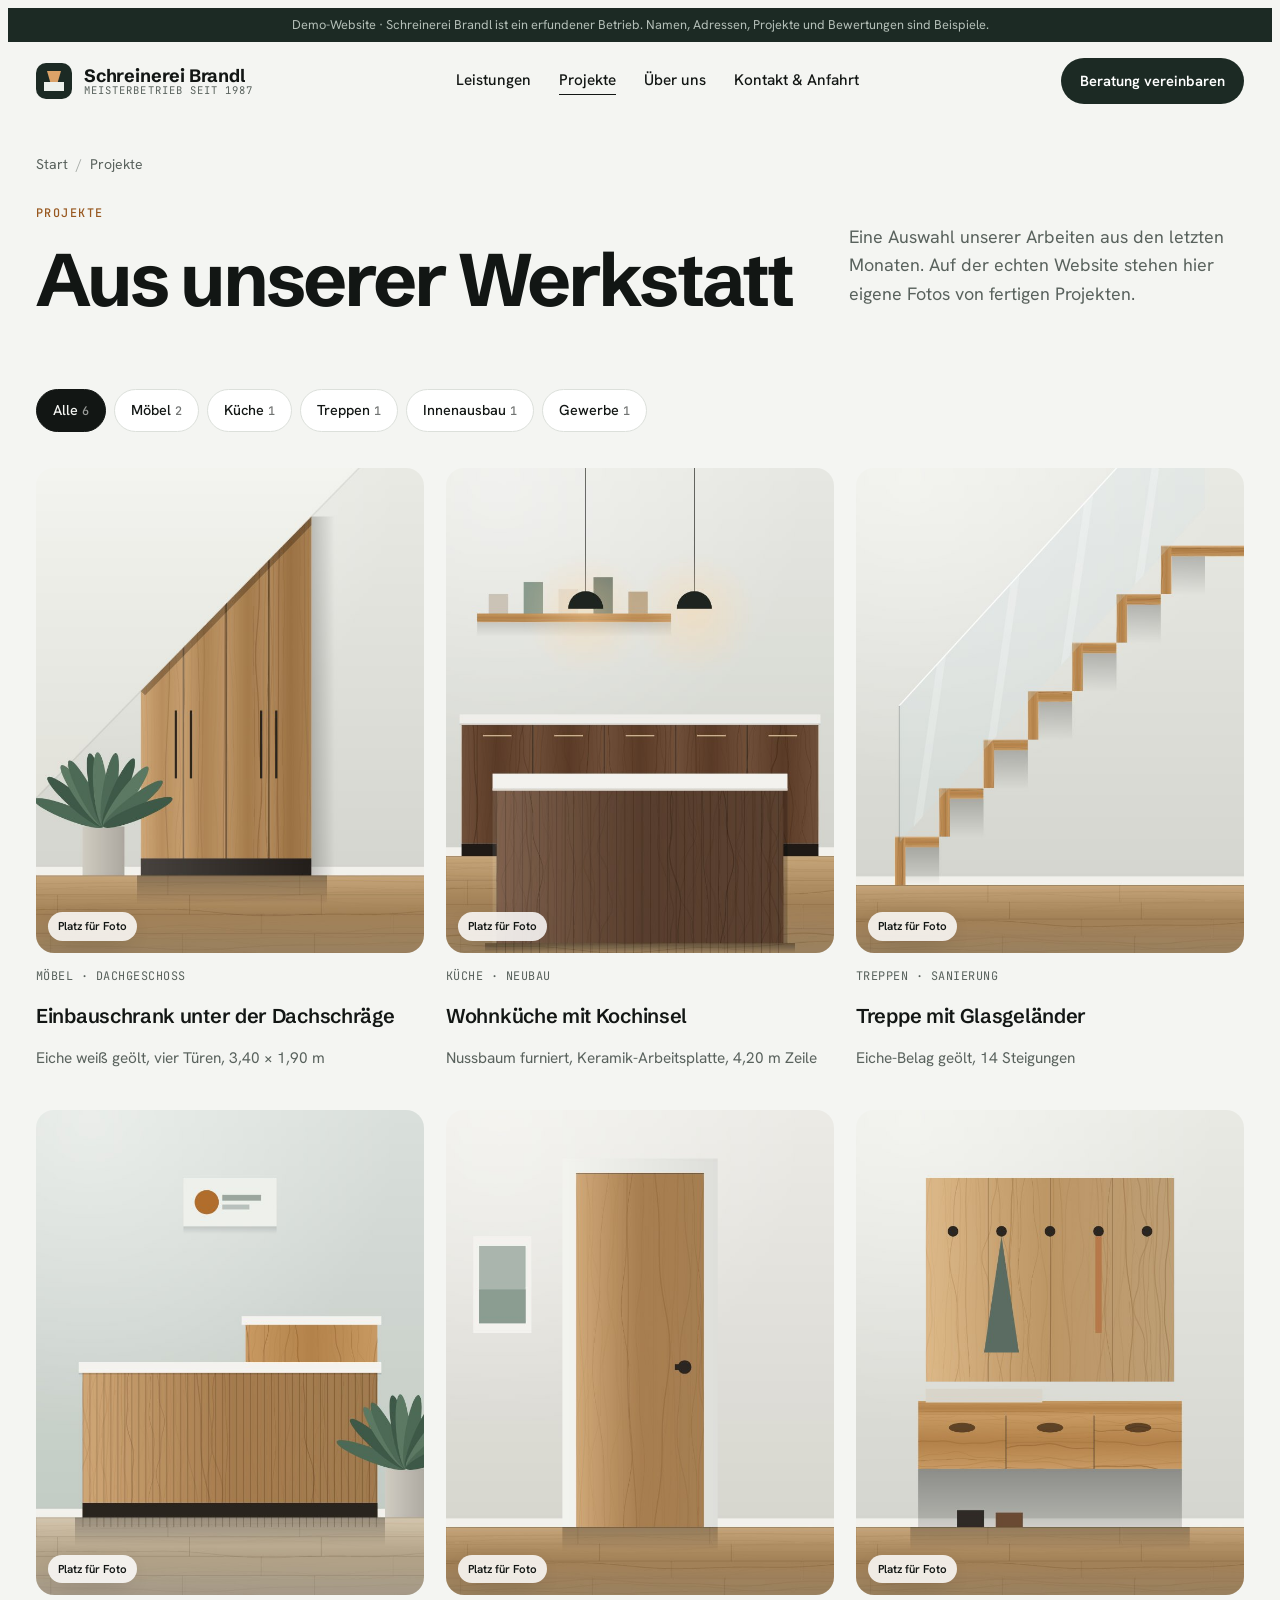
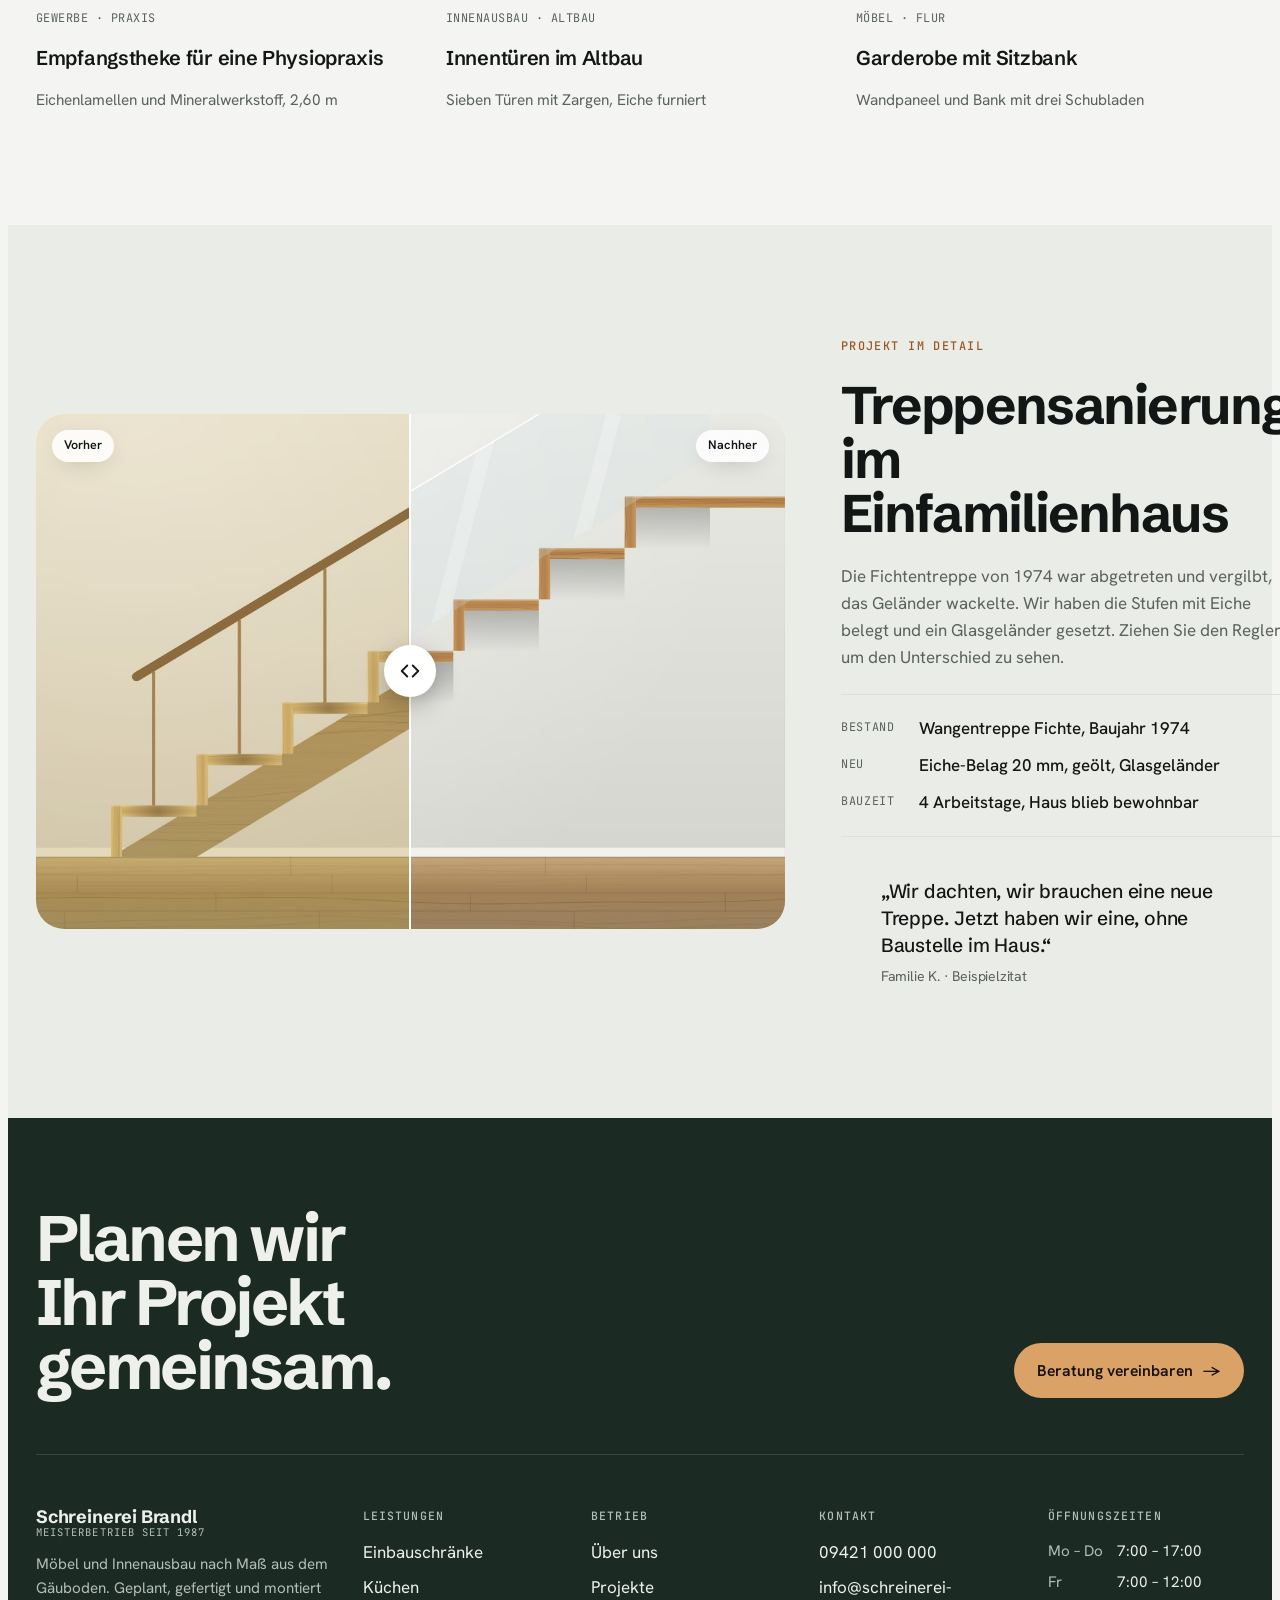
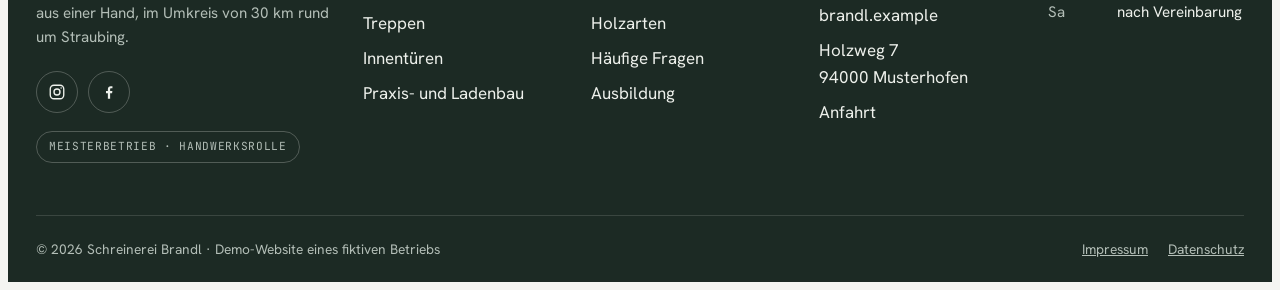
<file: projekte.html>
<!doctype html>
<html lang="de">
<head>
<meta charset="utf-8">
<meta name="viewport" content="width=device-width, initial-scale=1, viewport-fit=cover">
<title>Projekte · Schreinerei Brandl</title>
<meta name="claude:viewport-fit-sides" content="cover">
<meta name="description" content="Einbauschränke, Küchen, Treppen und Ladenbau: Projekte der Schreinerei Brandl aus dem Gäuboden.">
<link rel="preconnect" href="https://fonts.googleapis.com">
<link rel="preconnect" href="https://fonts.gstatic.com" crossorigin>
<link rel="stylesheet" href="https://fonts.googleapis.com/css2?family=Schibsted+Grotesk:wght@400;500;600;700;800&family=Hanken+Grotesk:wght@400;500;600;700&family=JetBrains+Mono:wght@400;500&display=swap">
<link rel="stylesheet" href="style.css">
<link rel="icon" href="favicon.svg" type="image/svg+xml">
<link rel="apple-touch-icon" href="apple-touch-icon.png">
<meta name="theme-color" content="#1c2a24">
<meta property="og:type" content="website">
<meta property="og:locale" content="de_DE">
<meta property="og:site_name" content="Schreinerei Brandl">
<meta property="og:title" content="Projekte · Schreinerei Brandl">
<meta property="og:description" content="Einbauschränke, Küchen, Treppen und Ladenbau: Projekte der Schreinerei Brandl aus dem Gäuboden.">
<meta property="og:image" content="https://www.schreinerei-brandl.example/og-image.jpg">
<meta name="twitter:card" content="summary_large_image">
</head>
<body>
<div class="demo-bar"><div class="wrap">Demo-Website · Schreinerei Brandl ist ein erfundener Betrieb. Namen, Adressen, Projekte und Bewertungen sind Beispiele.</div></div>

<header class="site-head" id="head">
  <div class="wrap head-inner">
    <a class="brand" href="./" aria-label="Schreinerei Brandl, zur Startseite">
      <svg viewBox="0 0 36 36" aria-hidden="true"><rect width="36" height="36" rx="10" fill="#1c2a24"/><path d="M8 19h20v9H8z" fill="#edf0eb"/><path d="M11 8h14l-3.2 11h-7.6z" fill="#dba268"/></svg>
      <span class="brand-text"><span class="brand-name">Schreinerei Brandl</span><span class="brand-sub">Meisterbetrieb seit 1987</span></span>
    </a>
    <nav class="nav" aria-label="Hauptnavigation">
      <a href="leistungen.html">Leistungen</a>
      <a href="projekte.html" aria-current="page">Projekte</a>
      <a href="ueber-uns.html">Über uns</a>
      <a href="kontakt.html">Kontakt & Anfahrt</a>
    </nav>
    <div class="head-actions">
      <a class="btn btn-primary btn-sm" href="kontakt.html#anfrage">Beratung vereinbaren</a>
      <button class="menu-btn" id="menu-btn" type="button" aria-expanded="false" aria-controls="menu" aria-label="Menü öffnen">
        <svg viewBox="0 0 24 24" fill="none" stroke="currentColor" stroke-width="1.8" stroke-linecap="round"><path d="M4 8h16M4 16h16"/></svg>
      </button>
    </div>
  </div>
</header>

<div class="menu" id="menu" hidden>
  <div class="menu-top">
    <span class="brand-text"><span class="brand-name">Schreinerei Brandl</span><span class="brand-sub">Meisterbetrieb seit 1987</span></span>
    <button class="menu-btn" id="menu-close" type="button" aria-label="Menü schließen">
      <svg viewBox="0 0 24 24" fill="none" stroke="currentColor" stroke-width="1.8" stroke-linecap="round"><path d="M6 6l12 12M18 6L6 18"/></svg>
    </button>
  </div>
  <nav aria-label="Mobile Navigation">
    <a href="./">Start</a>
    <a href="leistungen.html">Leistungen</a>
    <a href="projekte.html" aria-current="page">Projekte</a>
    <a href="ueber-uns.html">Über uns</a>
    <a href="kontakt.html">Kontakt & Anfahrt</a>
  </nav>
  <div class="menu-foot">
    <a href="tel:+499421000000">09421 000 000 (Beispielnummer)</a>
    <span>Holzweg 7, 94000 Musterhofen</span>
  </div>
</div>

<main id="start">
  <section class="page-hero">
    <div class="wrap">
      <nav class="crumbs" aria-label="Brotkrumen"><a href="./">Start</a><span aria-hidden="true">/</span><span aria-current="page">Projekte</span></nav>
      <div class="hero-top">
        <div>
          <p class="eyebrow" style="margin-bottom:20px">Projekte</p>
          <h1>Aus unserer Werkstatt</h1>
        </div>
        <div class="hero-side">
          <p class="intro">Eine Auswahl unserer Arbeiten aus den letzten Monaten. Auf der echten Website stehen hier eigene Fotos von fertigen Projekten.</p>
          
        </div>
      </div>
      
    </div>
  </section>

  <section class="band flush">
    <div class="wrap">
      <div class="filters" role="group" aria-label="Projekte filtern">
        <button class="filter" type="button" data-cat="alle" aria-pressed="true">Alle<span class="n">6</span></button>
        <button class="filter" type="button" data-cat="moebel" aria-pressed="false">Möbel<span class="n">2</span></button>
        <button class="filter" type="button" data-cat="kueche" aria-pressed="false">Küche<span class="n">1</span></button>
        <button class="filter" type="button" data-cat="treppe" aria-pressed="false">Treppen<span class="n">1</span></button>
        <button class="filter" type="button" data-cat="innen" aria-pressed="false">Innenausbau<span class="n">1</span></button>
        <button class="filter" type="button" data-cat="gewerbe" aria-pressed="false">Gewerbe<span class="n">1</span></button>
      </div>
      <div class="projects">
        <article class="proj" data-cat="moebel">
          <button class="proj-open" type="button" data-project="schrank" aria-label="Projekt ansehen: Einbauschrank unter der Dachschräge"></button>
          <div class="media"><img data-scene="wardrobe" data-w="720" data-h="900" alt="Einbauschrank unter der Dachschräge"><span class="ph glass">Platz für Foto</span><span class="view-hint glass">Ansehen +</span></div>
          <span class="meta">Möbel · Dachgeschoss</span>
          <h3>Einbauschrank unter der Dachschräge</h3>
          <p>Eiche weiß geölt, vier Türen, 3,40 × 1,90 m</p>
        </article>
        <article class="proj" data-cat="kueche">
          <button class="proj-open" type="button" data-project="kueche" aria-label="Projekt ansehen: Wohnküche mit Kochinsel"></button>
          <div class="media"><img data-scene="kitchen" data-w="720" data-h="900" alt="Wohnküche mit Kochinsel"><span class="ph glass">Platz für Foto</span><span class="view-hint glass">Ansehen +</span></div>
          <span class="meta">Küche · Neubau</span>
          <h3>Wohnküche mit Kochinsel</h3>
          <p>Nussbaum furniert, Keramik-Arbeitsplatte, 4,20 m Zeile</p>
        </article>
        <article class="proj" data-cat="treppe">
          <button class="proj-open" type="button" data-project="treppe" aria-label="Projekt ansehen: Treppe mit Glasgeländer"></button>
          <div class="media"><img data-scene="stair" data-w="720" data-h="900" alt="Treppe mit Glasgeländer"><span class="ph glass">Platz für Foto</span><span class="view-hint glass">Ansehen +</span></div>
          <span class="meta">Treppen · Sanierung</span>
          <h3>Treppe mit Glasgeländer</h3>
          <p>Eiche-Belag geölt, 14 Steigungen</p>
        </article>
        <article class="proj" data-cat="gewerbe">
          <button class="proj-open" type="button" data-project="theke" aria-label="Projekt ansehen: Empfangstheke für eine Physiopraxis"></button>
          <div class="media"><img data-scene="reception" data-w="720" data-h="900" alt="Empfangstheke für eine Physiopraxis"><span class="ph glass">Platz für Foto</span><span class="view-hint glass">Ansehen +</span></div>
          <span class="meta">Gewerbe · Praxis</span>
          <h3>Empfangstheke für eine Physiopraxis</h3>
          <p>Eichenlamellen und Mineralwerkstoff, 2,60 m</p>
        </article>
        <article class="proj" data-cat="innen">
          <button class="proj-open" type="button" data-project="tueren" aria-label="Projekt ansehen: Innentüren im Altbau"></button>
          <div class="media"><img data-scene="door" data-w="720" data-h="900" alt="Innentüren im Altbau"><span class="ph glass">Platz für Foto</span><span class="view-hint glass">Ansehen +</span></div>
          <span class="meta">Innenausbau · Altbau</span>
          <h3>Innentüren im Altbau</h3>
          <p>Sieben Türen mit Zargen, Eiche furniert</p>
        </article>
        <article class="proj" data-cat="moebel">
          <button class="proj-open" type="button" data-project="garderobe" aria-label="Projekt ansehen: Garderobe mit Sitzbank"></button>
          <div class="media"><img data-scene="bench" data-w="720" data-h="900" alt="Garderobe mit Sitzbank"><span class="ph glass">Platz für Foto</span><span class="view-hint glass">Ansehen +</span></div>
          <span class="meta">Möbel · Flur</span>
          <h3>Garderobe mit Sitzbank</h3>
          <p>Wandpaneel und Bank mit drei Schubladen</p>
        </article>
      </div>
    </div>
  </section>

  <section class="band band-subtle" id="projekt">
    <div class="wrap case">
      <div class="ba reveal" id="ba">
        <img data-scene="stairOld" data-w="1200" data-h="825" alt="Alte Fichtentreppe vor der Sanierung">
        <img class="after" data-scene="stair" data-w="1200" data-h="825" alt="Treppe nach der Sanierung mit Eichenbelag">
        <span class="lbl l glass">Vorher</span><span class="lbl r glass">Nachher</span>
        <span class="handle" aria-hidden="true"></span>
        <label for="ba-range" class="sr-only">Vorher-Nachher-Vergleich verschieben</label>
        <input type="range" id="ba-range" min="0" max="100" value="50">
        <span class="knob" aria-hidden="true"><svg viewBox="0 0 24 24" fill="none" stroke="currentColor" stroke-width="2" stroke-linecap="round" stroke-linejoin="round"><path d="m9 6-6 6 6 6M15 6l6 6-6 6"/></svg></span>
      </div>
      <div class="case-text reveal">
        <span class="eyebrow">Projekt im Detail</span>
        <div class="section-head"><h2>Treppensanierung im Einfamilienhaus</h2></div>
        <p>Die Fichtentreppe von 1974 war abgetreten und vergilbt, das Geländer wackelte. Wir haben die Stufen mit Eiche belegt und ein Glasgeländer gesetzt. Ziehen Sie den Regler, um den Unterschied zu sehen.</p>
        <dl class="spec">
          <dt>Bestand</dt><dd>Wangentreppe Fichte, Baujahr 1974</dd>
          <dt>Neu</dt><dd>Eiche-Belag 20 mm, geölt, Glasgeländer</dd>
          <dt>Bauzeit</dt><dd>4 Arbeitstage, Haus blieb bewohnbar</dd>
        </dl>
        <blockquote class="case-quote">„Wir dachten, wir brauchen eine neue Treppe. Jetzt haben wir eine, ohne Baustelle im Haus.“<footer>Familie K. · Beispielzitat</footer></blockquote>
      </div>
    </div>
  </section>
</main>

<footer class="site-foot">
  <div class="wrap">
    <div class="foot-cta">
      <h2>Planen wir Ihr Projekt gemeinsam.</h2>
      <a class="btn btn-oak" href="kontakt.html#anfrage">Beratung vereinbaren <span class="arr" aria-hidden="true">→</span></a>
    </div>
    <div class="foot-cols">
      <div>
        <span class="brand-text" style="margin-bottom:14px"><span class="brand-name">Schreinerei Brandl</span><span class="brand-sub">Meisterbetrieb seit 1987</span></span>
        <p>Möbel und Innenausbau nach Maß aus dem Gäuboden. Geplant, gefertigt und montiert aus einer Hand, im Umkreis von 30 km rund um Straubing.</p>
        <div class="social">
          <a href="https://www.instagram.com/" target="_blank" rel="noopener" aria-label="Instagram (Beispiel-Link)"><svg viewBox="0 0 24 24" fill="none" stroke="currentColor" stroke-width="1.8" aria-hidden="true"><rect x="3" y="3" width="18" height="18" rx="5"/><circle cx="12" cy="12" r="4"/><circle cx="17.5" cy="6.5" r="1" fill="currentColor" stroke="none"/></svg></a>
          <a href="https://www.facebook.com/" target="_blank" rel="noopener" aria-label="Facebook (Beispiel-Link)"><svg viewBox="0 0 24 24" fill="currentColor" aria-hidden="true"><path d="M13.5 21v-7.5h2.6l.4-3h-3V8.6c0-.9.3-1.5 1.5-1.5h1.6V4.4c-.3 0-1.2-.1-2.3-.1-2.3 0-3.8 1.4-3.8 3.9v2.3H8v3h2.5V21z"/></svg></a>
        </div>
        <span class="foot-badge">Meisterbetrieb · Handwerksrolle</span>
      </div>
      <div>
        <h3>Leistungen</h3>
        <ul><li><a href="einbauschraenke.html">Einbauschränke</a></li><li><a href="leistungen.html#kueche">Küchen</a></li><li><a href="leistungen.html#treppen">Treppen</a></li><li><a href="leistungen.html#tueren">Innentüren</a></li><li><a href="leistungen.html#gewerbe">Praxis- und Ladenbau</a></li></ul>
      </div>
      <div>
        <h3>Betrieb</h3>
        <ul><li><a href="ueber-uns.html">Über uns</a></li><li><a href="projekte.html">Projekte</a></li><li><a href="leistungen.html#holzarten">Holzarten</a></li><li><a href="leistungen.html#faq">Häufige Fragen</a></li><li><a href="ueber-uns.html#team">Ausbildung</a></li></ul>
      </div>
      <div>
        <h3>Kontakt</h3>
        <ul><li><a href="tel:+499421000000">09421 000 000</a></li><li><a href="mailto:info@schreinerei-brandl.example">info@schreinerei-brandl.example</a></li><li>Holzweg 7<br>94000 Musterhofen</li><li><a href="kontakt.html#anfahrt">Anfahrt</a></li></ul>
      </div>
      <div>
        <h3>Öffnungszeiten</h3>
        <div class="foot-hours"><span>Mo – Do</span><span>7:00 – 17:00</span><span>Fr</span><span>7:00 – 12:00</span><span>Sa</span><span>nach Vereinbarung</span></div>
      </div>
    </div>
    <div class="foot-bottom">
      <span>© 2026 Schreinerei Brandl · Demo-Website eines fiktiven Betriebs</span>
      <nav aria-label="Rechtliches"><a href="impressum.html">Impressum</a><a href="datenschutz.html">Datenschutz</a></nav>
    </div>
  </div>
</footer>

<div class="mobile-bar">
  <a class="btn btn-outline" href="tel:+499421000000">Anrufen</a>
  <a class="btn btn-primary" href="kontakt.html#anfrage">Anfrage stellen</a>
</div>

<dialog class="lightbox" id="lightbox" aria-labelledby="lb-title">
  <button class="round lb-close" type="button" id="lb-close" aria-label="Schließen"><svg viewBox="0 0 24 24" fill="none" stroke="currentColor" stroke-width="1.8" stroke-linecap="round"><path d="M6 6l12 12M18 6L6 18"/></svg></button>
  <div class="lb-inner">
    <div class="lb-media">
      <img id="lb-img" alt="">
      <div class="lb-thumbs" id="lb-thumbs" role="group" aria-label="Ansichten"></div>
    </div>
    <div class="lb-text">
      <span class="eyebrow" id="lb-meta"></span>
      <h2 id="lb-title"></h2>
      <p id="lb-desc"></p>
      <dl class="spec" id="lb-spec"></dl>
      <div class="lb-foot">
        <a class="btn btn-primary" id="lb-cta" href="kontakt.html#anfrage">Ähnliches Projekt anfragen <span class="arr" aria-hidden="true">→</span></a>
        <div class="lb-nav">
          <button class="round" type="button" id="lb-prev" aria-label="Vorheriges Projekt"><svg viewBox="0 0 24 24" fill="none" stroke="currentColor" stroke-width="1.8" stroke-linecap="round" stroke-linejoin="round"><path d="M19 12H5m6-6-6 6 6 6"/></svg></button>
          <span class="q-count" id="lb-count"></span>
          <button class="round" type="button" id="lb-next" aria-label="Nächstes Projekt"><svg viewBox="0 0 24 24" fill="none" stroke="currentColor" stroke-width="1.8" stroke-linecap="round" stroke-linejoin="round"><path d="M5 12h14m-6-6 6 6-6 6"/></svg></button>
        </div>
      </div>
    </div>
  </div>
</dialog>

<script>window.DEMO_PREVIEW = false; window.PROJECTS = [{"id":"schrank","meta":"Möbel · Dachgeschoss","title":"Einbauschrank unter der Dachschräge","desc":"Für ein Schlafzimmer im ausgebauten Dachgeschoss haben wir einen Schrank gebaut, der der Schräge auf ganzer Länge folgt. Hinter den vier Türen sind Kleiderstangen, Fachböden und zwei Schubladen.","specs":[["Holz","Eiche massiv, weiß geölt"],["Maße","3,40 × 1,90 m, Kniestock 1,12 m"],["Ausstattung","LED-Licht, zwei Schubladen"],["Montage","1 Tag"]],"gallery":[["wardrobe","Ansicht"],["plan","Werkzeichnung"],["sw-oak","Oberfläche"]],"topic":"a1"},{"id":"kueche","meta":"Küche · Neubau","title":"Wohnküche mit Kochinsel","desc":"Offene Wohnküche in einem Neubau mit Kochinsel als Treffpunkt. Die Fronten sind mit Nussbaum furniert, die Arbeitsplatte aus Keramik hält Hitze und Kratzer aus.","specs":[["Fronten","Nussbaum furniert"],["Arbeitsplatte","Keramik, 12 mm"],["Maße","Zeile 4,20 m, Insel 2,40 m"],["Montage","3 Tage"]],"gallery":[["kitchen","Ansicht"],["sw-walnut","Oberfläche"]],"topic":"a2"},{"id":"treppe","meta":"Treppen · Sanierung","title":"Treppe mit Glasgeländer","desc":"Die Fichtentreppe von 1974 war abgetreten und vergilbt. Wir haben die Stufen mit Eiche belegt und ein Glasgeländer gesetzt, ohne die alte Treppe herauszureißen.","specs":[["Bestand","Wangentreppe Fichte, 1974"],["Neu","Eiche-Belag 20 mm, geölt"],["Geländer","Glas, 10 mm VSG"],["Bauzeit","4 Arbeitstage"]],"gallery":[["stair","Nachher"],["stairOld","Vorher"],["sw-oak","Oberfläche"]],"topic":"a4"},{"id":"theke","meta":"Gewerbe · Praxis","title":"Empfangstheke für eine Physiopraxis","desc":"Empfangstheke mit erhöhtem Tresen für Patienten und einer niedrigen Ablage, die auch im Rollstuhl gut erreichbar ist. Montiert an einem Samstag, damit die Praxis normal öffnen konnte.","specs":[["Material","Eichenlamellen, Mineralwerkstoff"],["Länge","2,60 m"],["Extras","Kabelkanal, abschließbare Schubladen"],["Montage","1 Tag am Wochenende"]],"gallery":[["reception","Ansicht"],["sw-oak","Oberfläche"]],"topic":"a5"},{"id":"tueren","meta":"Innenausbau · Altbau","title":"Innentüren im Altbau","desc":"Sieben neue Innentüren für eine sanierte Altbauwohnung. Die Zargen haben wir an die schiefen Wände angepasst, damit jede Tür sauber schließt.","specs":[["Ausführung","Eiche furniert"],["Umfang","7 Türen mit Zargen"],["Extras","Schallschutztür im Schlafzimmer"],["Montage","2 Tage"]],"gallery":[["door","Ansicht"],["sw-oak","Oberfläche"]],"topic":"a3"},{"id":"garderobe","meta":"Möbel · Flur","title":"Garderobe mit Sitzbank","desc":"Garderobe für einen schmalen Flur: ein Wandpaneel mit Haken und eine Sitzbank mit drei Schubladen für Schuhe, Mützen und Handschuhe.","specs":[["Holz","Eiche geölt"],["Breite","2,20 m"],["Ausstattung","5 Haken, 3 Schubladen, Sitzpolster"],["Montage","½ Tag"]],"gallery":[["bench","Ansicht"],["sw-oakLight","Oberfläche"]],"topic":"a1"}];</script>
<script src="main.js"></script>
</body>
</html>
</file>
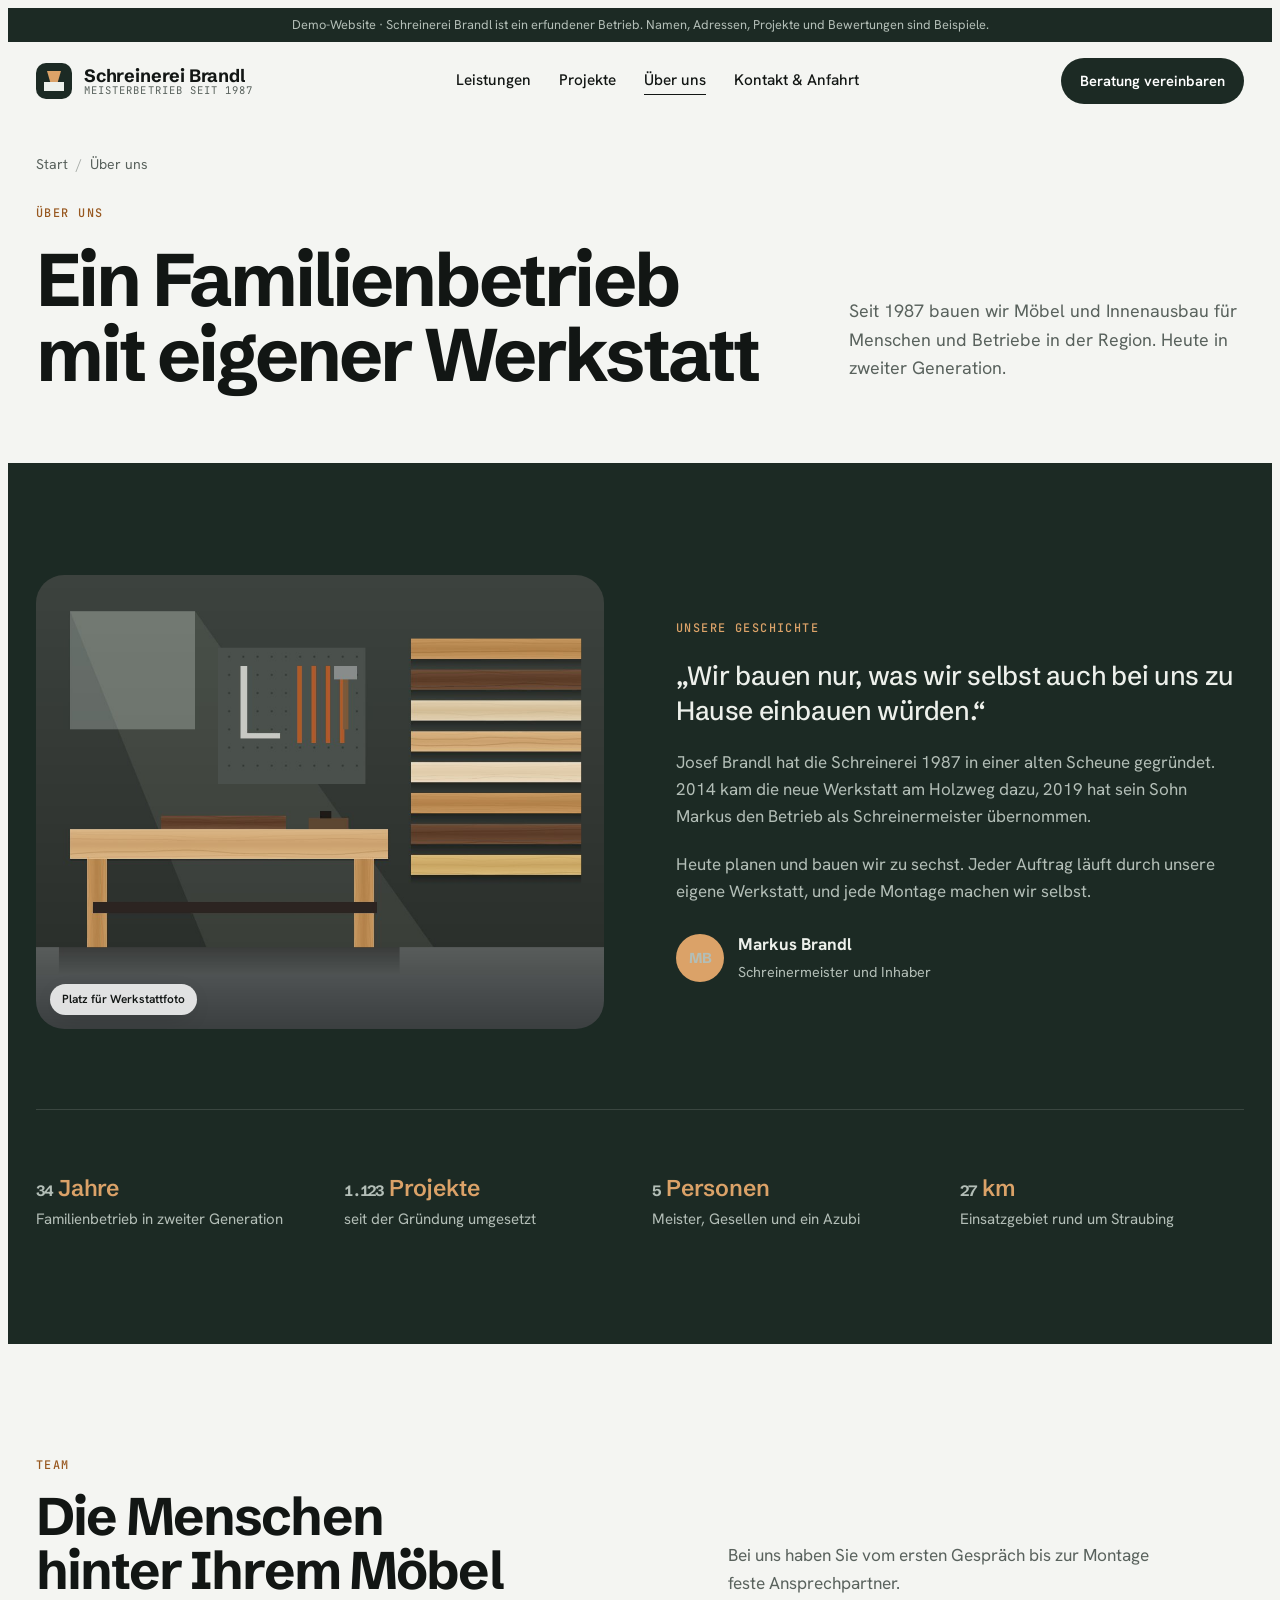
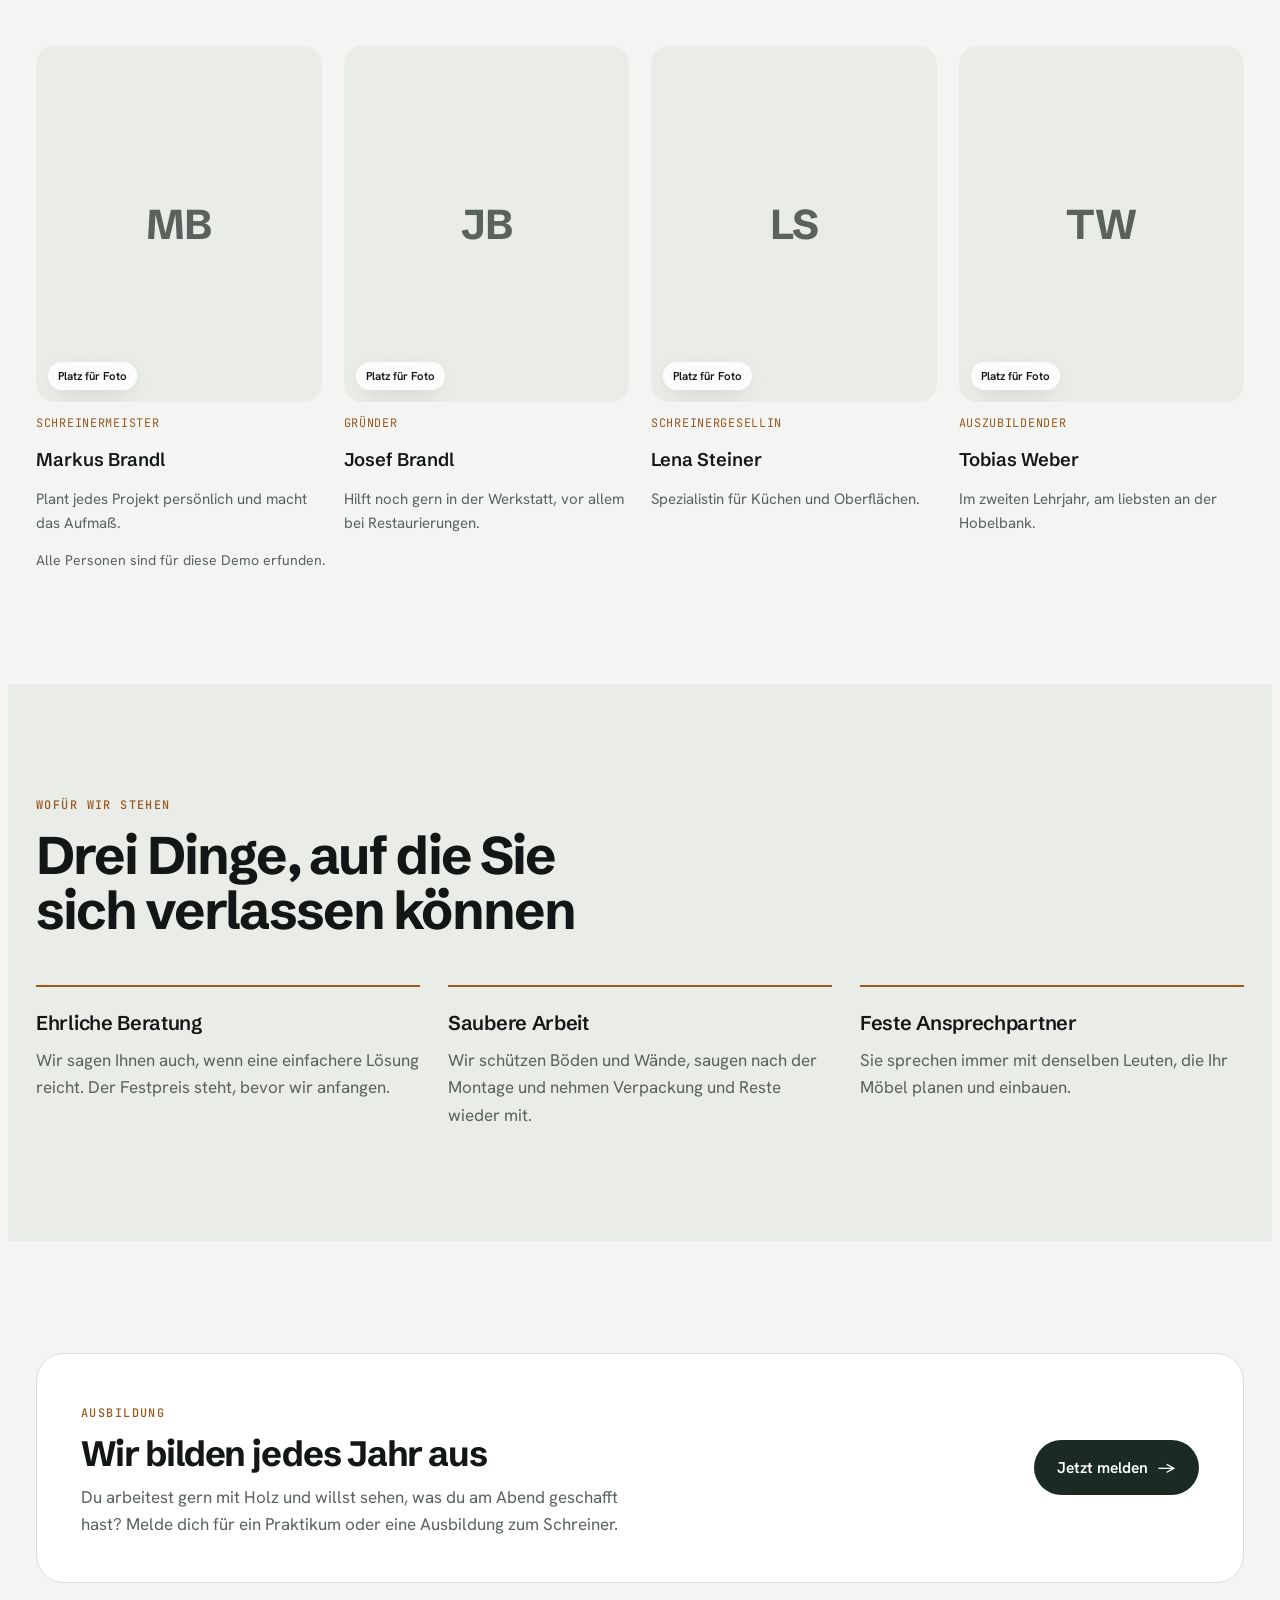
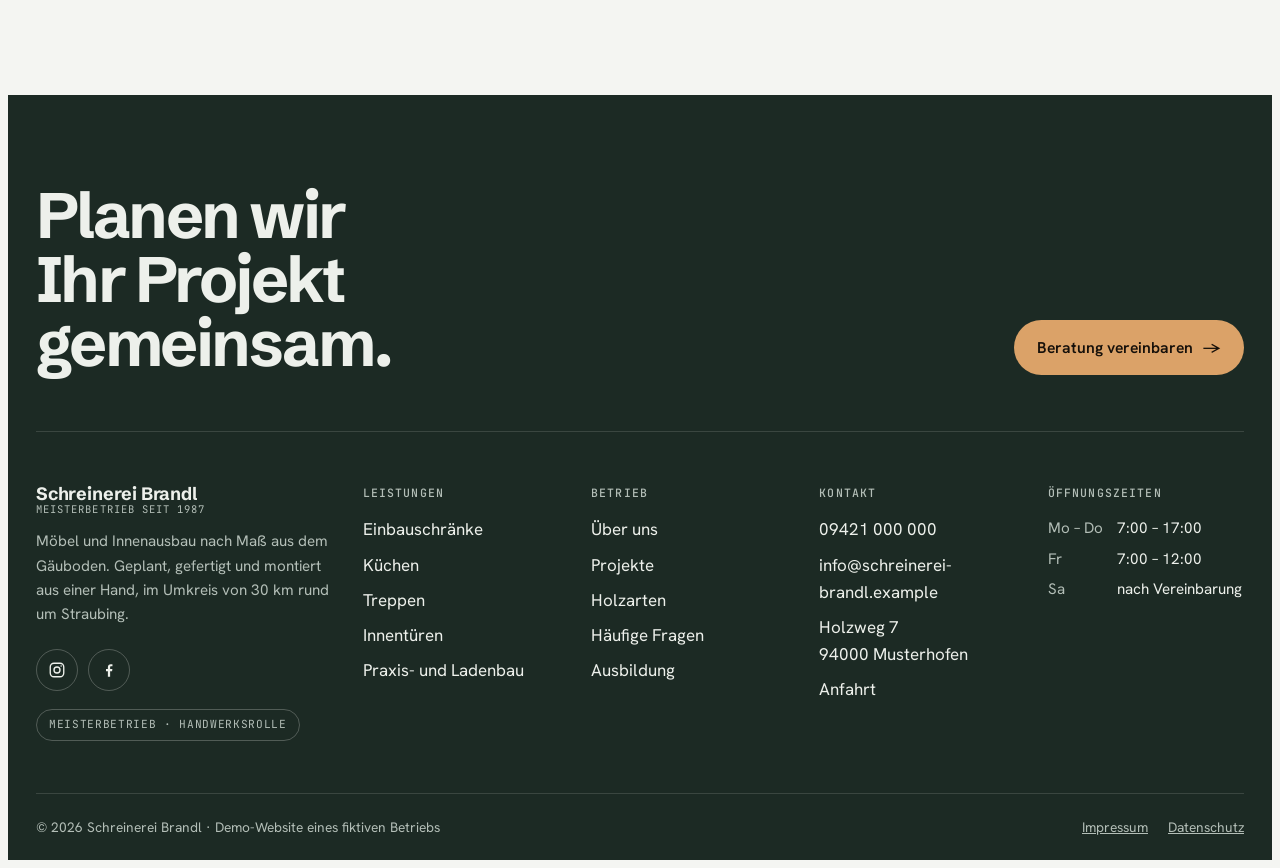
<file: ueber-uns.html>
<!doctype html>
<html lang="de">
<head>
<meta charset="utf-8">
<meta name="viewport" content="width=device-width, initial-scale=1, viewport-fit=cover">
<title>Über uns · Schreinerei Brandl</title>
<meta name="claude:viewport-fit-sides" content="cover">
<meta name="description" content="Schreinerei Brandl: Familienbetrieb mit eigener Werkstatt im Gäuboden, gegründet 1987, geführt von Schreinermeister Markus Brandl.">
<link rel="preconnect" href="https://fonts.googleapis.com">
<link rel="preconnect" href="https://fonts.gstatic.com" crossorigin>
<link rel="stylesheet" href="https://fonts.googleapis.com/css2?family=Schibsted+Grotesk:wght@400;500;600;700;800&family=Hanken+Grotesk:wght@400;500;600;700&family=JetBrains+Mono:wght@400;500&display=swap">
<link rel="stylesheet" href="style.css">
<link rel="icon" href="favicon.svg" type="image/svg+xml">
<link rel="apple-touch-icon" href="apple-touch-icon.png">
<meta name="theme-color" content="#1c2a24">
<meta property="og:type" content="website">
<meta property="og:locale" content="de_DE">
<meta property="og:site_name" content="Schreinerei Brandl">
<meta property="og:title" content="Über uns · Schreinerei Brandl">
<meta property="og:description" content="Schreinerei Brandl: Familienbetrieb mit eigener Werkstatt im Gäuboden, gegründet 1987, geführt von Schreinermeister Markus Brandl.">
<meta property="og:image" content="https://www.schreinerei-brandl.example/og-image.jpg">
<meta name="twitter:card" content="summary_large_image">
</head>
<body>
<div class="demo-bar"><div class="wrap">Demo-Website · Schreinerei Brandl ist ein erfundener Betrieb. Namen, Adressen, Projekte und Bewertungen sind Beispiele.</div></div>

<header class="site-head" id="head">
  <div class="wrap head-inner">
    <a class="brand" href="./" aria-label="Schreinerei Brandl, zur Startseite">
      <svg viewBox="0 0 36 36" aria-hidden="true"><rect width="36" height="36" rx="10" fill="#1c2a24"/><path d="M8 19h20v9H8z" fill="#edf0eb"/><path d="M11 8h14l-3.2 11h-7.6z" fill="#dba268"/></svg>
      <span class="brand-text"><span class="brand-name">Schreinerei Brandl</span><span class="brand-sub">Meisterbetrieb seit 1987</span></span>
    </a>
    <nav class="nav" aria-label="Hauptnavigation">
      <a href="leistungen.html">Leistungen</a>
      <a href="projekte.html">Projekte</a>
      <a href="ueber-uns.html" aria-current="page">Über uns</a>
      <a href="kontakt.html">Kontakt & Anfahrt</a>
    </nav>
    <div class="head-actions">
      <a class="btn btn-primary btn-sm" href="kontakt.html#anfrage">Beratung vereinbaren</a>
      <button class="menu-btn" id="menu-btn" type="button" aria-expanded="false" aria-controls="menu" aria-label="Menü öffnen">
        <svg viewBox="0 0 24 24" fill="none" stroke="currentColor" stroke-width="1.8" stroke-linecap="round"><path d="M4 8h16M4 16h16"/></svg>
      </button>
    </div>
  </div>
</header>

<div class="menu" id="menu" hidden>
  <div class="menu-top">
    <span class="brand-text"><span class="brand-name">Schreinerei Brandl</span><span class="brand-sub">Meisterbetrieb seit 1987</span></span>
    <button class="menu-btn" id="menu-close" type="button" aria-label="Menü schließen">
      <svg viewBox="0 0 24 24" fill="none" stroke="currentColor" stroke-width="1.8" stroke-linecap="round"><path d="M6 6l12 12M18 6L6 18"/></svg>
    </button>
  </div>
  <nav aria-label="Mobile Navigation">
    <a href="./">Start</a>
    <a href="leistungen.html">Leistungen</a>
    <a href="projekte.html">Projekte</a>
    <a href="ueber-uns.html" aria-current="page">Über uns</a>
    <a href="kontakt.html">Kontakt & Anfahrt</a>
  </nav>
  <div class="menu-foot">
    <a href="tel:+499421000000">09421 000 000 (Beispielnummer)</a>
    <span>Holzweg 7, 94000 Musterhofen</span>
  </div>
</div>

<main id="start">
  <section class="page-hero">
    <div class="wrap">
      <nav class="crumbs" aria-label="Brotkrumen"><a href="./">Start</a><span aria-hidden="true">/</span><span aria-current="page">Über uns</span></nav>
      <div class="hero-top">
        <div>
          <p class="eyebrow" style="margin-bottom:20px">Über uns</p>
          <h1>Ein Familienbetrieb mit eigener Werkstatt</h1>
        </div>
        <div class="hero-side">
          <p class="intro">Seit 1987 bauen wir Möbel und Innenausbau für Menschen und Betriebe in der Region. Heute in zweiter Generation.</p>
          
        </div>
      </div>
      
    </div>
  </section>

  <section class="band about-band" id="geschichte">
    <div class="wrap">
      <div class="about">
        <div class="media reveal"><img data-scene="workshop" data-w="1000" data-h="800" alt="Werkstatt der Schreinerei"><span class="ph glass">Platz für Werkstattfoto</span></div>
        <div class="about-text reveal">
          <span class="eyebrow">Unsere Geschichte</span>
          <p class="lead">„Wir bauen nur, was wir selbst auch bei uns zu Hause einbauen würden.“</p>
          <p>Josef Brandl hat die Schreinerei 1987 in einer alten Scheune gegründet. 2014 kam die neue Werkstatt am Holzweg dazu, 2019 hat sein Sohn Markus den Betrieb als Schreinermeister übernommen.</p>
          <p>Heute planen und bauen wir zu sechst. Jeder Auftrag läuft durch unsere eigene Werkstatt, und jede Montage machen wir selbst.</p>
          <div class="sign"><span class="avatar" aria-hidden="true">MB</span><div><strong>Markus Brandl</strong><span>Schreinermeister und Inhaber</span></div></div>
        </div>
      </div>
      <div class="stats">
        <div class="stat"><strong><span data-count="38">38</span><small>Jahre</small></strong><span>Familienbetrieb in zweiter Generation</span></div>
        <div class="stat"><strong><span data-count="1240">1.240</span><small>Projekte</small></strong><span>seit der Gründung umgesetzt</span></div>
        <div class="stat"><strong><span data-count="6">6</span><small>Personen</small></strong><span>Meister, Gesellen und ein Azubi</span></div>
        <div class="stat"><strong><span data-count="30">30</span><small>km</small></strong><span>Einsatzgebiet rund um Straubing</span></div>
      </div>
    </div>
  </section>

  <section class="band" id="team">
    <div class="wrap">
      <div class="head-split" style="margin-bottom:0">
        <div class="section-head reveal"><span class="eyebrow">Team</span><h2>Die Menschen hinter Ihrem Möbel</h2></div>
        <p class="reveal">Bei uns haben Sie vom ersten Gespräch bis zur Montage feste Ansprechpartner.</p>
      </div>
      <div class="team">
        <div class="member reveal">
          <div class="portrait"><b aria-hidden="true">MB</b><span class="ph glass">Platz für Foto</span></div>
          <span class="role">Schreinermeister</span>
          <h3>Markus Brandl</h3>
          <p>Plant jedes Projekt persönlich und macht das Aufmaß.</p>
        </div>
        <div class="member reveal">
          <div class="portrait"><b aria-hidden="true">JB</b><span class="ph glass">Platz für Foto</span></div>
          <span class="role">Gründer</span>
          <h3>Josef Brandl</h3>
          <p>Hilft noch gern in der Werkstatt, vor allem bei Restaurierungen.</p>
        </div>
        <div class="member reveal">
          <div class="portrait"><b aria-hidden="true">LS</b><span class="ph glass">Platz für Foto</span></div>
          <span class="role">Schreinergesellin</span>
          <h3>Lena Steiner</h3>
          <p>Spezialistin für Küchen und Oberflächen.</p>
        </div>
        <div class="member reveal">
          <div class="portrait"><b aria-hidden="true">TW</b><span class="ph glass">Platz für Foto</span></div>
          <span class="role">Auszubildender</span>
          <h3>Tobias Weber</h3>
          <p>Im zweiten Lehrjahr, am liebsten an der Hobelbank.</p>
        </div>
      </div>
      <p class="table-note">Alle Personen sind für diese Demo erfunden.</p>
    </div>
  </section>

  <section class="band band-subtle">
    <div class="wrap">
      <div class="section-head reveal"><span class="eyebrow">Wofür wir stehen</span><h2>Drei Dinge, auf die Sie sich verlassen können</h2></div>
      <div class="values">
        <div class="value reveal"><h3>Ehrliche Beratung</h3><p>Wir sagen Ihnen auch, wenn eine einfachere Lösung reicht. Der Festpreis steht, bevor wir anfangen.</p></div>
        <div class="value reveal"><h3>Saubere Arbeit</h3><p>Wir schützen Böden und Wände, saugen nach der Montage und nehmen Verpackung und Reste wieder mit.</p></div>
        <div class="value reveal"><h3>Feste Ansprechpartner</h3><p>Sie sprechen immer mit denselben Leuten, die Ihr Möbel planen und einbauen.</p></div>
      </div>
    </div>
  </section>

  <section class="band">
    <div class="wrap">
      <div class="callout reveal">
        <div><span class="eyebrow">Ausbildung</span><h2 style="margin-top:10px">Wir bilden jedes Jahr aus</h2><p>Du arbeitest gern mit Holz und willst sehen, was du am Abend geschafft hast? Melde dich für ein Praktikum oder eine Ausbildung zum Schreiner.</p></div>
        <a class="btn btn-primary" href="kontakt.html#anfrage">Jetzt melden <span class="arr" aria-hidden="true">→</span></a>
      </div>
    </div>
  </section>
</main>

<footer class="site-foot">
  <div class="wrap">
    <div class="foot-cta">
      <h2>Planen wir Ihr Projekt gemeinsam.</h2>
      <a class="btn btn-oak" href="kontakt.html#anfrage">Beratung vereinbaren <span class="arr" aria-hidden="true">→</span></a>
    </div>
    <div class="foot-cols">
      <div>
        <span class="brand-text" style="margin-bottom:14px"><span class="brand-name">Schreinerei Brandl</span><span class="brand-sub">Meisterbetrieb seit 1987</span></span>
        <p>Möbel und Innenausbau nach Maß aus dem Gäuboden. Geplant, gefertigt und montiert aus einer Hand, im Umkreis von 30 km rund um Straubing.</p>
        <div class="social">
          <a href="https://www.instagram.com/" target="_blank" rel="noopener" aria-label="Instagram (Beispiel-Link)"><svg viewBox="0 0 24 24" fill="none" stroke="currentColor" stroke-width="1.8" aria-hidden="true"><rect x="3" y="3" width="18" height="18" rx="5"/><circle cx="12" cy="12" r="4"/><circle cx="17.5" cy="6.5" r="1" fill="currentColor" stroke="none"/></svg></a>
          <a href="https://www.facebook.com/" target="_blank" rel="noopener" aria-label="Facebook (Beispiel-Link)"><svg viewBox="0 0 24 24" fill="currentColor" aria-hidden="true"><path d="M13.5 21v-7.5h2.6l.4-3h-3V8.6c0-.9.3-1.5 1.5-1.5h1.6V4.4c-.3 0-1.2-.1-2.3-.1-2.3 0-3.8 1.4-3.8 3.9v2.3H8v3h2.5V21z"/></svg></a>
        </div>
        <span class="foot-badge">Meisterbetrieb · Handwerksrolle</span>
      </div>
      <div>
        <h3>Leistungen</h3>
        <ul><li><a href="einbauschraenke.html">Einbauschränke</a></li><li><a href="leistungen.html#kueche">Küchen</a></li><li><a href="leistungen.html#treppen">Treppen</a></li><li><a href="leistungen.html#tueren">Innentüren</a></li><li><a href="leistungen.html#gewerbe">Praxis- und Ladenbau</a></li></ul>
      </div>
      <div>
        <h3>Betrieb</h3>
        <ul><li><a href="ueber-uns.html">Über uns</a></li><li><a href="projekte.html">Projekte</a></li><li><a href="leistungen.html#holzarten">Holzarten</a></li><li><a href="leistungen.html#faq">Häufige Fragen</a></li><li><a href="ueber-uns.html#team">Ausbildung</a></li></ul>
      </div>
      <div>
        <h3>Kontakt</h3>
        <ul><li><a href="tel:+499421000000">09421 000 000</a></li><li><a href="mailto:info@schreinerei-brandl.example">info@schreinerei-brandl.example</a></li><li>Holzweg 7<br>94000 Musterhofen</li><li><a href="kontakt.html#anfahrt">Anfahrt</a></li></ul>
      </div>
      <div>
        <h3>Öffnungszeiten</h3>
        <div class="foot-hours"><span>Mo – Do</span><span>7:00 – 17:00</span><span>Fr</span><span>7:00 – 12:00</span><span>Sa</span><span>nach Vereinbarung</span></div>
      </div>
    </div>
    <div class="foot-bottom">
      <span>© 2026 Schreinerei Brandl · Demo-Website eines fiktiven Betriebs</span>
      <nav aria-label="Rechtliches"><a href="impressum.html">Impressum</a><a href="datenschutz.html">Datenschutz</a></nav>
    </div>
  </div>
</footer>

<div class="mobile-bar">
  <a class="btn btn-outline" href="tel:+499421000000">Anrufen</a>
  <a class="btn btn-primary" href="kontakt.html#anfrage">Anfrage stellen</a>
</div>

<dialog class="lightbox" id="lightbox" aria-labelledby="lb-title">
  <button class="round lb-close" type="button" id="lb-close" aria-label="Schließen"><svg viewBox="0 0 24 24" fill="none" stroke="currentColor" stroke-width="1.8" stroke-linecap="round"><path d="M6 6l12 12M18 6L6 18"/></svg></button>
  <div class="lb-inner">
    <div class="lb-media">
      <img id="lb-img" alt="">
      <div class="lb-thumbs" id="lb-thumbs" role="group" aria-label="Ansichten"></div>
    </div>
    <div class="lb-text">
      <span class="eyebrow" id="lb-meta"></span>
      <h2 id="lb-title"></h2>
      <p id="lb-desc"></p>
      <dl class="spec" id="lb-spec"></dl>
      <div class="lb-foot">
        <a class="btn btn-primary" id="lb-cta" href="kontakt.html#anfrage">Ähnliches Projekt anfragen <span class="arr" aria-hidden="true">→</span></a>
        <div class="lb-nav">
          <button class="round" type="button" id="lb-prev" aria-label="Vorheriges Projekt"><svg viewBox="0 0 24 24" fill="none" stroke="currentColor" stroke-width="1.8" stroke-linecap="round" stroke-linejoin="round"><path d="M19 12H5m6-6-6 6 6 6"/></svg></button>
          <span class="q-count" id="lb-count"></span>
          <button class="round" type="button" id="lb-next" aria-label="Nächstes Projekt"><svg viewBox="0 0 24 24" fill="none" stroke="currentColor" stroke-width="1.8" stroke-linecap="round" stroke-linejoin="round"><path d="M5 12h14m-6-6 6 6-6 6"/></svg></button>
        </div>
      </div>
    </div>
  </div>
</dialog>

<script>window.DEMO_PREVIEW = false; window.PROJECTS = [{"id":"schrank","meta":"Möbel · Dachgeschoss","title":"Einbauschrank unter der Dachschräge","desc":"Für ein Schlafzimmer im ausgebauten Dachgeschoss haben wir einen Schrank gebaut, der der Schräge auf ganzer Länge folgt. Hinter den vier Türen sind Kleiderstangen, Fachböden und zwei Schubladen.","specs":[["Holz","Eiche massiv, weiß geölt"],["Maße","3,40 × 1,90 m, Kniestock 1,12 m"],["Ausstattung","LED-Licht, zwei Schubladen"],["Montage","1 Tag"]],"gallery":[["wardrobe","Ansicht"],["plan","Werkzeichnung"],["sw-oak","Oberfläche"]],"topic":"a1"},{"id":"kueche","meta":"Küche · Neubau","title":"Wohnküche mit Kochinsel","desc":"Offene Wohnküche in einem Neubau mit Kochinsel als Treffpunkt. Die Fronten sind mit Nussbaum furniert, die Arbeitsplatte aus Keramik hält Hitze und Kratzer aus.","specs":[["Fronten","Nussbaum furniert"],["Arbeitsplatte","Keramik, 12 mm"],["Maße","Zeile 4,20 m, Insel 2,40 m"],["Montage","3 Tage"]],"gallery":[["kitchen","Ansicht"],["sw-walnut","Oberfläche"]],"topic":"a2"},{"id":"treppe","meta":"Treppen · Sanierung","title":"Treppe mit Glasgeländer","desc":"Die Fichtentreppe von 1974 war abgetreten und vergilbt. Wir haben die Stufen mit Eiche belegt und ein Glasgeländer gesetzt, ohne die alte Treppe herauszureißen.","specs":[["Bestand","Wangentreppe Fichte, 1974"],["Neu","Eiche-Belag 20 mm, geölt"],["Geländer","Glas, 10 mm VSG"],["Bauzeit","4 Arbeitstage"]],"gallery":[["stair","Nachher"],["stairOld","Vorher"],["sw-oak","Oberfläche"]],"topic":"a4"},{"id":"theke","meta":"Gewerbe · Praxis","title":"Empfangstheke für eine Physiopraxis","desc":"Empfangstheke mit erhöhtem Tresen für Patienten und einer niedrigen Ablage, die auch im Rollstuhl gut erreichbar ist. Montiert an einem Samstag, damit die Praxis normal öffnen konnte.","specs":[["Material","Eichenlamellen, Mineralwerkstoff"],["Länge","2,60 m"],["Extras","Kabelkanal, abschließbare Schubladen"],["Montage","1 Tag am Wochenende"]],"gallery":[["reception","Ansicht"],["sw-oak","Oberfläche"]],"topic":"a5"},{"id":"tueren","meta":"Innenausbau · Altbau","title":"Innentüren im Altbau","desc":"Sieben neue Innentüren für eine sanierte Altbauwohnung. Die Zargen haben wir an die schiefen Wände angepasst, damit jede Tür sauber schließt.","specs":[["Ausführung","Eiche furniert"],["Umfang","7 Türen mit Zargen"],["Extras","Schallschutztür im Schlafzimmer"],["Montage","2 Tage"]],"gallery":[["door","Ansicht"],["sw-oak","Oberfläche"]],"topic":"a3"},{"id":"garderobe","meta":"Möbel · Flur","title":"Garderobe mit Sitzbank","desc":"Garderobe für einen schmalen Flur: ein Wandpaneel mit Haken und eine Sitzbank mit drei Schubladen für Schuhe, Mützen und Handschuhe.","specs":[["Holz","Eiche geölt"],["Breite","2,20 m"],["Ausstattung","5 Haken, 3 Schubladen, Sitzpolster"],["Montage","½ Tag"]],"gallery":[["bench","Ansicht"],["sw-oakLight","Oberfläche"]],"topic":"a1"}];</script>
<script src="main.js"></script>
</body>
</html>
</file>
<file: style.css>
/* Layout: Studio-Layout mit viel Weißraum – breite Bildbühne mit Umschalter Ansicht/Werkzeichnung, Leistungen als Index-Liste, Projekte als filterbares Raster, ruhige Bänder in Stein und Waldgrün */
:root {
  --bg: #f4f5f2;
  --surface: #ffffff;
  --subtle: #eaece8;
  --ink: #121614;
  --muted: #59625d;
  --line: #dce0db;
  --forest: #1c2a24;
  --on-forest: #edf0eb;
  --on-forest-muted: #b3beb7;
  --oak: #985820;
  --oak-bright: #dba268;
  --btn-bg: #1c2a24;
  --btn-fg: #ffffff;
  --head-bg: rgba(244, 245, 242, .84);
  --shadow: 0 1px 2px rgba(18, 22, 20, .06), 0 18px 40px -18px rgba(18, 22, 20, .22);
  --font-display: "Schibsted Grotesk", "Segoe UI", system-ui, sans-serif;
  --font-body: "Hanken Grotesk", "Segoe UI", system-ui, sans-serif;
  --font-mono: "JetBrains Mono", ui-monospace, Menlo, Consolas, monospace;
  --r-lg: 28px;
  --r-md: 18px;
  --r-sm: 12px;
  --wrap: 1240px;
  --ease: cubic-bezier(.2, .7, .2, 1);
}
@media (prefers-color-scheme: dark) {
  :root:not([data-theme="light"]) {
    --bg: #0f1311; --surface: #161b18; --subtle: #131815; --ink: #e8ebe6; --muted: #9ea8a2; --line: #27302b;
    --forest: #18241f; --on-forest: #edf0eb; --on-forest-muted: #a9b4ad; --oak: #d89d61; --oak-bright: #e3ae74;
    --btn-bg: #e3ae74; --btn-fg: #16100a; --head-bg: rgba(15, 19, 17, .82);
    --shadow: 0 1px 2px rgba(0, 0, 0, .3), 0 18px 40px -18px rgba(0, 0, 0, .7);
    color-scheme: dark;
  }
}
:root[data-theme="dark"] {
  --bg: #0f1311; --surface: #161b18; --subtle: #131815; --ink: #e8ebe6; --muted: #9ea8a2; --line: #27302b;
  --forest: #18241f; --on-forest: #edf0eb; --on-forest-muted: #a9b4ad; --oak: #d89d61; --oak-bright: #e3ae74;
  --btn-bg: #e3ae74; --btn-fg: #16100a; --head-bg: rgba(15, 19, 17, .82);
  --shadow: 0 1px 2px rgba(0, 0, 0, .3), 0 18px 40px -18px rgba(0, 0, 0, .7);
  color-scheme: dark;
}

* { box-sizing: border-box; }
[hidden] { display: none !important; }
html { scroll-behavior: smooth; scroll-padding-top: calc(env(safe-area-inset-top, 0px) + 84px); }
body {
  background: var(--bg); color: var(--ink);
  font-family: var(--font-body); font-size: 1.0625rem; line-height: 1.6;
  -webkit-font-smoothing: antialiased;
}
body::before { content: ""; position: fixed; inset: 0 0 auto; height: env(safe-area-inset-top, 0px); z-index: 40; background: var(--bg); }
.wrap {
  max-width: var(--wrap); margin-inline: auto;
  padding-left: max(16px, env(safe-area-inset-left, 0px));
  padding-right: max(16px, env(safe-area-inset-right, 0px));
}
h1, h2, h3 { font-family: var(--font-display); margin: 0; text-wrap: balance; }
p { margin: 0; }
a { color: inherit; }
img { display: block; }
:focus-visible { outline: 2px solid var(--oak); outline-offset: 3px; border-radius: 4px; }
.eyebrow {
  font-family: var(--font-mono); font-size: .74rem; font-weight: 500; letter-spacing: .12em; text-transform: uppercase; color: var(--oak);
}
.sr-only { position: absolute; width: 1px; height: 1px; overflow: hidden; clip: rect(0 0 0 0); white-space: nowrap; }

/* Buttons */
.btn {
  display: inline-flex; align-items: center; justify-content: center; gap: 10px; padding: 14px 22px; border-radius: 999px;
  font: inherit; font-size: .98rem; font-weight: 600; text-decoration: none; border: 1px solid transparent; cursor: pointer;
  transition: transform .3s var(--ease), background .3s, border-color .3s, color .3s;
}
.btn:hover { transform: translateY(-1px); }
.btn .arr { transition: transform .3s var(--ease); }
.btn:hover .arr { transform: translateX(4px); }
.btn-primary { background: var(--btn-bg); color: var(--btn-fg); }
.btn-outline { border-color: var(--line); color: var(--ink); background: var(--surface); }
.btn-outline:hover { border-color: var(--ink); }
.btn-oak { background: var(--oak-bright); color: #16100a; }
.btn-sm { padding: 10px 18px; font-size: .92rem; }
.link-arrow { display: inline-flex; gap: 8px; align-items: center; font-weight: 600; text-decoration: none; }
.link-arrow:hover .arr { transform: translateX(4px); }
.link-arrow .arr { transition: transform .3s var(--ease); }

/* Demo-Hinweis */
.demo-bar { background: var(--forest); color: var(--on-forest-muted); font-size: .8rem; }
.demo-bar .wrap { padding-block: 7px; text-align: center; }

/* Kopfzeile */
.site-head {
  position: sticky; top: env(safe-area-inset-top, 0px); z-index: 30;
  border-bottom: 1px solid transparent; transition: background .35s, border-color .35s;
}
.site-head.scrolled {
  background: var(--head-bg); border-color: var(--line);
  -webkit-backdrop-filter: blur(16px) saturate(150%); backdrop-filter: blur(16px) saturate(150%);
}
.head-inner { display: flex; align-items: center; justify-content: space-between; gap: 24px; padding-block: 16px; }
.brand { display: flex; align-items: center; gap: 12px; text-decoration: none; }
.brand svg { width: 36px; height: 36px; flex: none; }
.brand-text { display: grid; line-height: 1.1; }
.brand-name { font-family: var(--font-display); font-weight: 700; font-size: 1.12rem; letter-spacing: -.01em; }
.brand-sub { font-family: var(--font-mono); font-size: .66rem; letter-spacing: .1em; text-transform: uppercase; color: var(--muted); }
.nav { display: flex; gap: 28px; font-size: .96rem; font-weight: 500; }
.nav a {
  text-decoration: none; background: linear-gradient(currentColor, currentColor) 0 100% / 0 1px no-repeat;
  padding-bottom: 2px; transition: background-size .35s var(--ease);
}
.nav a:hover { background-size: 100% 1px; }
.head-actions { display: flex; gap: 10px; align-items: center; }
.menu-btn {
  display: none; width: 44px; height: 44px; border-radius: 50%; border: 1px solid var(--line); background: var(--surface);
  color: var(--ink); cursor: pointer; place-items: center;
}
.menu-btn svg { width: 20px; height: 20px; }

/* Mobiles Menü */
.menu {
  position: fixed; inset: 0; z-index: 50; background: var(--forest); color: var(--on-forest);
  padding-top: calc(env(safe-area-inset-top, 0px) + 16px); padding-bottom: calc(env(safe-area-inset-bottom, 0px) + 24px);
  padding-left: max(16px, env(safe-area-inset-left, 0px)); padding-right: max(16px, env(safe-area-inset-right, 0px));
  display: flex; flex-direction: column; gap: 40px; overflow-y: auto;
}
.menu-top { display: flex; justify-content: space-between; align-items: center; }
.menu-top .brand-sub { color: var(--on-forest-muted); }
.menu .menu-btn { display: grid; background: transparent; color: var(--on-forest); border-color: rgba(237, 240, 235, .25); }
.menu nav { display: grid; gap: 6px; }
.menu nav a { font-family: var(--font-display); font-size: 2.1rem; font-weight: 600; text-decoration: none; letter-spacing: -.02em; }
.menu-foot { margin-top: auto; display: grid; gap: 6px; color: var(--on-forest-muted); font-size: .95rem; }

/* Hero */
.hero { padding-block: 40px 0; }
.hero-top { display: grid; grid-template-columns: minmax(0, 1.45fr) minmax(0, .75fr); gap: 48px; align-items: end; }
.hero h1 {
  font-size: clamp(2.6rem, 6.6vw, 5.7rem); font-weight: 700; line-height: .98; letter-spacing: -.04em;
  animation: up 1s var(--ease) both;
}
.hero h1 em { font-style: normal; color: var(--oak); }
.hero-side { display: grid; gap: 22px; padding-bottom: 8px; animation: up 1s .15s var(--ease) both; }
.hero-side p { color: var(--muted); font-size: 1.1rem; max-width: 40ch; }
.hero-note { font-size: .88rem; color: var(--muted); display: flex; gap: 8px; align-items: center; }
.hero-note::before { content: ""; width: 8px; height: 8px; border-radius: 50%; background: #3f9a62; flex: none; box-shadow: 0 0 0 4px rgba(63, 154, 98, .18); }
.actions { display: flex; gap: 12px; flex-wrap: wrap; align-items: center; }
.hero-figure { position: relative; margin-top: 48px; animation: up 1.1s .3s var(--ease) both; }
.hero-media {
  position: relative; border-radius: var(--r-lg); overflow: hidden; aspect-ratio: 2 / 1; max-width: 100%; background: var(--subtle);
}
.hero-media img { position: absolute; inset: 0; width: 100%; height: 100%; object-fit: cover; }
.hero-media .view { animation: settle 2.6s var(--ease) both; }
.hero-media .plan { opacity: 0; transition: opacity .6s var(--ease); }
.hero-media.plan-on .plan { opacity: 1; }
@keyframes settle { from { transform: scale(1.07); } to { transform: none; } }
@keyframes up { from { opacity: .35; transform: translateY(18px); } to { opacity: 1; transform: none; } }
.glass {
  background: rgba(255, 255, 255, .84); color: #121614; -webkit-backdrop-filter: blur(12px); backdrop-filter: blur(12px);
  box-shadow: 0 6px 24px -10px rgba(0, 0, 0, .3);
}
.view-toggle { position: absolute; top: 16px; left: 16px; display: flex; padding: 4px; border-radius: 999px; z-index: 2; }
.view-toggle button {
  border: 0; background: transparent; color: #121614; font: inherit; font-size: .85rem; font-weight: 600;
  padding: 8px 14px; border-radius: 999px; cursor: pointer; transition: background .25s, color .25s;
}
.view-toggle button[aria-pressed="true"] { background: #121614; color: #ffffff; }
.rating { position: absolute; top: 16px; right: 16px; z-index: 2; border-radius: 999px; padding: 8px 14px; font-size: .85rem; font-weight: 600; display: flex; gap: 8px; align-items: center; }
.rating .st { color: #b06d2c; letter-spacing: .06em; }
.rating small { font-weight: 400; color: #59625d; }
.info-card {
  position: absolute; right: 20px; bottom: 20px; z-index: 2; width: min(380px, 42%);
  background: var(--surface); color: var(--ink); border-radius: var(--r-md); padding: 20px 22px; box-shadow: var(--shadow);
  display: grid; gap: 8px;
}
.info-card h2 { font-size: 1.15rem; font-weight: 600; letter-spacing: -.01em; }
.info-card .specs { display: flex; flex-wrap: wrap; gap: 6px; }
.pill { font-family: var(--font-mono); font-size: .74rem; padding: 4px 10px; border-radius: 999px; background: var(--subtle); color: var(--ink); }

/* Vertrauensleiste */
.trust .wrap { display: grid; grid-template-columns: repeat(4, minmax(0, 1fr)); gap: 24px; padding-block: 40px; }
.trust-item { display: grid; grid-template-columns: 40px minmax(0, 1fr); gap: 14px; align-items: start; }
.trust-item svg { width: 40px; height: 40px; padding: 9px; border-radius: 12px; background: var(--surface); border: 1px solid var(--line); color: var(--oak); }
.trust-item strong { display: block; font-family: var(--font-display); font-weight: 600; }
.trust-item span { color: var(--muted); font-size: .92rem; }

/* Abschnitte */
section.band { padding-block: 112px; }
.section-head { display: grid; gap: 14px; max-width: 60ch; }
.section-head h2 { font-size: clamp(2rem, 4.2vw, 3.3rem); font-weight: 700; letter-spacing: -.035em; line-height: 1.03; }
.section-head p { color: var(--muted); font-size: 1.08rem; }
.head-split { display: grid; grid-template-columns: minmax(0, 1fr) minmax(0, .8fr); gap: 48px; align-items: end; margin-bottom: 56px; }
.head-split > p { color: var(--muted); font-size: 1.08rem; max-width: 46ch; }

/* Leistungen: Index-Liste */
.svc-list { list-style: none; margin: 0; padding: 0; border-bottom: 1px solid var(--line); }
.svc {
  position: relative; display: grid; grid-template-columns: 140px minmax(0, 1.05fr) minmax(0, 1.2fr) 150px 46px;
  gap: 28px; align-items: center; padding-block: 30px; border-top: 1px solid var(--line);
}
.svc .tag { font-family: var(--font-mono); font-size: .76rem; color: var(--muted); letter-spacing: .06em; text-transform: uppercase; }
.svc h3 { font-size: clamp(1.4rem, 2.5vw, 2.05rem); font-weight: 600; letter-spacing: -.025em; line-height: 1.1; transition: transform .45s var(--ease); }
.svc-link { text-decoration: none; }
.svc-link::after { content: ""; position: absolute; inset: 0; }
.svc p { color: var(--muted); }
.svc .time { font-family: var(--font-mono); font-size: .8rem; display: grid; gap: 2px; }
.svc .time span { color: var(--muted); font-size: .7rem; text-transform: uppercase; letter-spacing: .08em; }
.svc .go {
  width: 46px; height: 46px; border-radius: 50%; border: 1px solid var(--line); display: grid; place-items: center;
  transition: background .3s, color .3s, border-color .3s, transform .45s var(--ease);
}
.svc:hover h3 { transform: translateX(10px); }
.svc:hover .go { background: var(--ink); color: var(--bg); border-color: var(--ink); transform: rotate(-45deg); }
.svc .thumb { display: none; }
.svc-preview {
  position: fixed; top: 0; left: 0; z-index: 25; width: 320px; aspect-ratio: 4 / 3; border-radius: var(--r-md); overflow: hidden;
  pointer-events: none; opacity: 0; transition: opacity .3s; box-shadow: 0 24px 60px -20px rgba(0, 0, 0, .45);
}
.svc-preview.on { opacity: 1; }
.svc-preview img { width: 100%; height: 100%; object-fit: cover; }

/* Projekt im Detail */
.band-subtle { background: var(--subtle); }
.case { display: grid; grid-template-columns: minmax(0, 1.3fr) minmax(0, .7fr); gap: 56px; align-items: center; }
.ba { position: relative; border-radius: var(--r-lg); overflow: hidden; aspect-ratio: 16 / 11; max-width: 100%; --pos: 50%; user-select: none; touch-action: pan-y; background: var(--surface); }
.ba img { position: absolute; inset: 0; width: 100%; height: 100%; object-fit: cover; }
.ba .after { clip-path: inset(0 0 0 var(--pos)); }
.ba .handle { position: absolute; top: 0; bottom: 0; left: var(--pos); width: 2px; background: #ffffff; transform: translateX(-1px); pointer-events: none; }
.ba .knob {
  position: absolute; top: 50%; left: var(--pos); transform: translate(-50%, -50%); width: 52px; height: 52px; border-radius: 50%;
  background: #ffffff; color: #121614; display: grid; place-items: center; pointer-events: none; box-shadow: 0 8px 24px rgba(0, 0, 0, .25);
}
.ba .knob svg { width: 22px; height: 22px; }
.ba input[type="range"] { position: absolute; inset: 0; width: 100%; height: 100%; opacity: 0; cursor: ew-resize; margin: 0; }
.ba .lbl { position: absolute; top: 16px; padding: 6px 12px; border-radius: 999px; font-size: .78rem; font-weight: 600; pointer-events: none; }
.ba .lbl.l { left: 16px; } .ba .lbl.r { right: 16px; }
.ba input[type="range"]:focus-visible ~ .knob { outline: 3px solid var(--oak-bright); outline-offset: 3px; }
.case-text { display: grid; gap: 22px; min-width: 0; }
.case-text p { color: var(--muted); }
.spec { display: grid; grid-template-columns: auto minmax(0, 1fr); gap: 10px 24px; margin: 0; padding-block: 20px; border-block: 1px solid var(--line); }
.spec dt { font-family: var(--font-mono); font-size: .74rem; letter-spacing: .06em; text-transform: uppercase; color: var(--muted); padding-top: 3px; }
.spec dd { margin: 0; font-weight: 500; }
.case-quote { font-family: var(--font-display); font-size: 1.2rem; font-weight: 500; line-height: 1.4; letter-spacing: -.01em; }
.case-quote footer { font-family: var(--font-body); font-size: .88rem; color: var(--muted); margin-top: 8px; font-weight: 400; }

/* Projekte */
.filters { display: flex; gap: 8px; flex-wrap: wrap; }
.filter {
  border: 1px solid var(--line); background: var(--surface); color: var(--ink); padding: 9px 16px; border-radius: 999px;
  font: inherit; font-size: .9rem; font-weight: 500; cursor: pointer; transition: background .25s, color .25s, border-color .25s;
}
.filter:hover { border-color: var(--ink); }
.filter[aria-pressed="true"] { background: var(--ink); color: var(--bg); border-color: var(--ink); }
.filter .n { font-family: var(--font-mono); font-size: .74rem; opacity: .6; margin-left: 4px; }
.projects { display: grid; grid-template-columns: repeat(3, minmax(0, 1fr)); gap: 40px 22px; margin-top: 36px; }
.proj { display: grid; gap: 14px; align-content: start; min-width: 0; }
.proj .media { aspect-ratio: 4 / 5; max-width: 100%; border-radius: var(--r-md); overflow: hidden; background: var(--subtle); position: relative; }
.proj img { width: 100%; height: 100%; object-fit: cover; transition: transform 1.2s var(--ease); }
.proj:hover img { transform: scale(1.045); }
.proj .ph { position: absolute; left: 12px; bottom: 12px; font-size: .72rem; font-weight: 600; padding: 5px 10px; border-radius: 999px; }
.proj .meta { font-family: var(--font-mono); font-size: .74rem; color: var(--muted); letter-spacing: .04em; text-transform: uppercase; }
.proj h3 { font-size: 1.25rem; font-weight: 600; letter-spacing: -.015em; }
.proj p { color: var(--muted); font-size: .96rem; }
.proj.pop { animation: pop .55s var(--ease) both; }
@keyframes pop { from { opacity: .3; transform: translateY(14px); } to { opacity: 1; transform: none; } }
.proj-count { font-family: var(--font-mono); font-size: .8rem; color: var(--muted); }

/* Holzarten */
.mat { display: grid; grid-template-columns: minmax(0, 1fr) minmax(0, 1fr); gap: 64px; align-items: center; }
.mat-view { position: relative; aspect-ratio: 1 / 1; max-width: 100%; border-radius: var(--r-lg); overflow: hidden; background: var(--subtle); }
.mat-view img { width: 100%; height: 100%; object-fit: cover; }
.mat-view img.fade { animation: matfade .6s var(--ease) both; }
@keyframes matfade { from { opacity: .3; transform: scale(1.03); } to { opacity: 1; transform: none; } }
.mat-view .lbl { position: absolute; left: 18px; bottom: 18px; padding: 7px 13px; border-radius: 999px; font-family: var(--font-mono); font-size: .76rem; }
.mat-body { display: grid; gap: 28px; min-width: 0; }
.mat-tabs { display: grid; grid-template-columns: repeat(4, minmax(0, 1fr)); gap: 10px; }
.mat-tab {
  display: grid; gap: 10px; padding: 10px; border: 1px solid var(--line); border-radius: var(--r-sm); background: var(--surface);
  cursor: pointer; font: inherit; font-size: .9rem; font-weight: 600; color: var(--ink); text-align: left; transition: border-color .25s, box-shadow .25s;
}
.mat-tab .sw { width: 100%; aspect-ratio: 3 / 2; border-radius: 8px; background: var(--subtle) center / cover; }
.mat-tab:hover { border-color: var(--muted); }
.mat-tab[aria-pressed="true"] { border-color: var(--ink); box-shadow: 0 0 0 1px var(--ink); }
.mat-data { display: grid; grid-template-columns: auto minmax(0, 1fr); gap: 14px 28px; margin: 0; }
.mat-data dt { font-family: var(--font-mono); font-size: .74rem; letter-spacing: .06em; text-transform: uppercase; color: var(--muted); padding-top: 3px; }
.mat-data dd { margin: 0; }
.meter { display: flex; gap: 5px; align-items: center; padding-top: 6px; }
.meter i { width: 30px; height: 6px; border-radius: 3px; background: var(--line); transition: background .3s; }
.meter i.on { background: var(--oak); }
.fine { font-size: .82rem; color: var(--muted); }

/* Ablauf */
.process { display: grid; grid-template-columns: minmax(0, .85fr) minmax(0, 1.15fr); gap: 72px; align-items: start; }
.process .section-head { position: sticky; top: calc(env(safe-area-inset-top, 0px) + 112px); }
.steps { list-style: none; padding: 0; margin: 0; position: relative; --p: 0; }
.steps::before, .steps::after { content: ""; position: absolute; left: 21px; top: 14px; width: 2px; }
.steps::before { bottom: 14px; background: var(--line); }
.steps::after { height: calc((100% - 28px) * var(--p)); background: var(--oak); }
.steps li { display: grid; grid-template-columns: 44px minmax(0, 1fr); gap: 24px; padding-block: 0 44px; position: relative; z-index: 1; }
.steps li:last-child { padding-bottom: 0; }
.dot {
  width: 44px; height: 44px; border-radius: 50%; display: grid; place-items: center; background: var(--bg); border: 2px solid var(--line);
  font-family: var(--font-mono); font-size: .82rem; transition: background .35s, border-color .35s, color .35s;
}
.steps li.on .dot { background: var(--oak); border-color: var(--oak); color: #16100a; }
.steps .when { font-family: var(--font-mono); font-size: .74rem; color: var(--oak); letter-spacing: .06em; text-transform: uppercase; }
.steps h3 { font-size: 1.45rem; font-weight: 600; letter-spacing: -.02em; margin-block: 4px 6px; }
.steps p { color: var(--muted); max-width: 54ch; }

/* Über uns */
.about-band { background: var(--forest); color: var(--on-forest); }
.about-band .eyebrow { color: var(--oak-bright); }
.about-band .section-head p, .about-band p { color: var(--on-forest-muted); }
.about { display: grid; grid-template-columns: minmax(0, 1fr) minmax(0, 1fr); gap: 72px; align-items: center; }
.about .media { position: relative; aspect-ratio: 5 / 4; max-width: 100%; border-radius: var(--r-lg); overflow: hidden; background: #24332c; }
.about .media img { width: 100%; height: 100%; object-fit: cover; }
.about .media .ph { position: absolute; left: 14px; bottom: 14px; font-size: .74rem; font-weight: 600; padding: 6px 12px; border-radius: 999px; }
.about-text { display: grid; gap: 20px; min-width: 0; }
.about-text .lead { font-family: var(--font-display); font-size: clamp(1.3rem, 2.2vw, 1.65rem); line-height: 1.35; color: var(--on-forest); letter-spacing: -.015em; font-weight: 500; }
.sign { display: flex; gap: 14px; align-items: center; margin-top: 6px; }
.avatar { width: 48px; height: 48px; border-radius: 50%; display: grid; place-items: center; background: var(--oak-bright); color: #16100a; font-family: var(--font-display); font-weight: 700; }
.sign strong { display: block; color: var(--on-forest); }
.sign span { font-size: .9rem; color: var(--on-forest-muted); }
.stats { display: grid; grid-template-columns: repeat(4, minmax(0, 1fr)); gap: 24px; margin-top: 80px; padding-top: 40px; border-top: 1px solid rgba(237, 240, 235, .14); }
.stat strong { display: block; font-family: var(--font-display); font-size: clamp(2.2rem, 4.5vw, 3.4rem); font-weight: 700; letter-spacing: -.04em; line-height: 1; font-variant-numeric: tabular-nums; }
.stat strong small { font-size: .42em; color: var(--oak-bright); margin-left: 6px; letter-spacing: 0; font-weight: 600; }
.stat span { color: var(--on-forest-muted); font-size: .94rem; }

/* Kundenstimmen */
.quotes { display: grid; grid-template-columns: minmax(0, 1fr) auto; gap: 48px; align-items: end; margin-top: 40px; }
.q-slide blockquote { margin: 0; font-family: var(--font-display); font-size: clamp(1.6rem, 3.4vw, 2.6rem); font-weight: 500; line-height: 1.22; letter-spacing: -.025em; max-width: 28ch; }
.q-slide figcaption { margin-top: 22px; display: flex; gap: 12px; align-items: center; color: var(--muted); font-size: .94rem; flex-wrap: wrap; }
.q-slide .st { color: var(--oak); letter-spacing: .08em; }
.q-slide:not([hidden]) { animation: pop .6s var(--ease) both; }
.q-ctrl { display: flex; align-items: center; gap: 12px; }
.round {
  width: 50px; height: 50px; border-radius: 50%; border: 1px solid var(--line); background: var(--surface); color: var(--ink);
  cursor: pointer; display: grid; place-items: center; transition: border-color .25s, background .25s, color .25s;
}
.round:hover { background: var(--ink); color: var(--bg); border-color: var(--ink); }
.round svg { width: 20px; height: 20px; }
.q-count { font-family: var(--font-mono); font-size: .82rem; color: var(--muted); min-width: 44px; text-align: center; font-variant-numeric: tabular-nums; }

/* FAQ */
.faq { display: grid; grid-template-columns: minmax(0, .85fr) minmax(0, 1.15fr); gap: 72px; align-items: start; }
.faq-list { border-bottom: 1px solid var(--line); }
details { border-top: 1px solid var(--line); }
summary {
  list-style: none; cursor: pointer; display: flex; justify-content: space-between; align-items: center; gap: 24px;
  padding-block: 24px; font-family: var(--font-display); font-weight: 600; font-size: 1.18rem; letter-spacing: -.015em;
}
summary::-webkit-details-marker { display: none; }
.pm { width: 32px; height: 32px; border-radius: 50%; border: 1px solid var(--line); position: relative; flex: none; transition: background .3s, border-color .3s; }
.pm::before, .pm::after { content: ""; position: absolute; left: 50%; top: 50%; width: 12px; height: 1.5px; background: currentColor; transform: translate(-50%, -50%); }
.pm::after { transform: translate(-50%, -50%) rotate(90deg); transition: transform .35s var(--ease); }
details[open] .pm { background: var(--ink); color: var(--bg); border-color: var(--ink); }
details[open] .pm::after { transform: translate(-50%, -50%) rotate(0deg); }
details > p { padding-bottom: 24px; color: var(--muted); max-width: 62ch; }

/* Kontakt */
.contact { display: grid; grid-template-columns: minmax(0, .85fr) minmax(0, 1.15fr); gap: 72px; align-items: start; }
.contact-info { display: grid; gap: 36px; min-width: 0; }
.contact-list { display: grid; gap: 18px; margin: 0; }
.contact-list dt { font-family: var(--font-mono); font-size: .72rem; letter-spacing: .08em; text-transform: uppercase; color: var(--muted); }
.contact-list dd { margin: 2px 0 0; font-size: 1.08rem; font-weight: 500; }
.hours { display: grid; grid-template-columns: auto auto; gap: 2px 20px; justify-content: start; font-variant-numeric: tabular-nums; font-weight: 400; }
.person { display: flex; gap: 14px; align-items: center; padding: 16px; border-radius: var(--r-md); background: var(--surface); border: 1px solid var(--line); }
.person .avatar { background: var(--forest); color: var(--on-forest); }
.person strong { display: block; }
.person span { font-size: .9rem; color: var(--muted); }
.form-card {
  background: var(--surface); border: 1px solid var(--line); border-radius: var(--r-lg); padding: 36px; box-shadow: var(--shadow);
  display: grid; gap: 20px; min-width: 0;
}
.form-card h3 { font-size: 1.4rem; font-weight: 600; letter-spacing: -.02em; }
.row { display: grid; grid-template-columns: minmax(0, 1fr) minmax(0, 1fr); gap: 16px; }
.field { display: grid; gap: 7px; min-width: 0; }
.field label, legend { font-weight: 600; font-size: .9rem; }
input[type="text"], input[type="tel"], input[type="email"], select, textarea {
  font: inherit; font-size: 1rem; color: var(--ink); background: var(--bg); border: 1px solid var(--line); border-radius: var(--r-sm);
  padding: 13px 15px; width: 100%; transition: border-color .2s, box-shadow .2s;
}
input:focus, select:focus, textarea:focus { outline: none; border-color: var(--ink); box-shadow: 0 0 0 3px color-mix(in srgb, var(--ink) 12%, transparent); }
textarea { min-height: 120px; resize: vertical; }
fieldset { border: 0; padding: 0; margin: 0; min-width: 0; }
legend { padding: 0; margin-bottom: 10px; }
.chips { display: flex; flex-wrap: wrap; gap: 8px; }
.chips input { position: absolute; opacity: 0; pointer-events: none; }
.chips label {
  font-size: .9rem; font-weight: 500; padding: 9px 15px; border-radius: 999px; border: 1px solid var(--line); cursor: pointer;
  background: var(--bg); transition: background .2s, color .2s, border-color .2s;
}
.chips label:hover { border-color: var(--ink); }
.chips input:checked + label { background: var(--ink); color: var(--bg); border-color: var(--ink); }
.chips input:focus-visible + label { outline: 2px solid var(--oak); outline-offset: 2px; }
.check { display: flex; gap: 10px; align-items: flex-start; font-size: .88rem; color: var(--muted); }
.check input { margin-top: 4px; width: 18px; height: 18px; accent-color: var(--oak); flex: none; }
.form-msg { display: flex; gap: 12px; align-items: flex-start; background: var(--subtle); border-radius: var(--r-sm); padding: 14px 16px; font-size: .95rem; }
.form-msg::before { content: "✓"; width: 24px; height: 24px; border-radius: 50%; background: #3f9a62; color: #ffffff; display: grid; place-items: center; font-size: .8rem; flex: none; }
.form-foot { display: flex; justify-content: space-between; gap: 16px; align-items: center; flex-wrap: wrap; }
.form-foot small { color: var(--muted); font-size: .82rem; }

/* Fuß */
.site-foot { background: var(--forest); color: var(--on-forest); }
.foot-cta { display: flex; justify-content: space-between; align-items: end; gap: 28px; flex-wrap: wrap; padding-block: 88px 56px; border-bottom: 1px solid rgba(237, 240, 235, .14); }
.foot-cta h2 { font-size: clamp(2.2rem, 5.4vw, 4rem); font-weight: 700; letter-spacing: -.04em; line-height: 1; max-width: 14ch; }
.foot-cols { display: grid; grid-template-columns: minmax(0, 1.4fr) repeat(3, minmax(0, 1fr)); gap: 32px; padding-block: 52px; }
.foot-cols h3 { font-family: var(--font-mono); font-size: .72rem; letter-spacing: .1em; text-transform: uppercase; color: var(--on-forest-muted); font-weight: 500; margin-bottom: 14px; }
.foot-cols ul { list-style: none; margin: 0; padding: 0; display: grid; gap: 8px; }
.foot-cols a { text-decoration: none; }
.foot-cols a:hover { text-decoration: underline; text-underline-offset: 4px; }
.foot-cols p { color: var(--on-forest-muted); font-size: .95rem; max-width: 34ch; }
.foot-cols .brand-sub { color: var(--on-forest-muted); }
.foot-bottom { display: flex; justify-content: space-between; gap: 16px; flex-wrap: wrap; padding-block: 22px; border-top: 1px solid rgba(237, 240, 235, .14); font-size: .86rem; color: var(--on-forest-muted); }
.foot-bottom nav { display: flex; gap: 20px; flex-wrap: wrap; }

/* Mobile Aktionsleiste */
.mobile-bar {
  position: fixed; left: 0; right: 0; bottom: 0; z-index: 30; display: none; gap: 10px;
  padding-top: 12px; padding-bottom: calc(12px + env(safe-area-inset-bottom, 0px));
  padding-left: max(16px, env(safe-area-inset-left, 0px)); padding-right: max(16px, env(safe-area-inset-right, 0px));
  background: var(--head-bg); border-top: 1px solid var(--line); -webkit-backdrop-filter: blur(16px); backdrop-filter: blur(16px);
}
.mobile-bar .btn { flex: 1; padding-block: 13px; }

/* Einblenden beim Scrollen */
@supports (animation-timeline: view()) {
  .reveal { animation: reveal linear both; animation-timeline: view(); animation-range: entry 0% entry 55%; }
  @keyframes reveal { from { opacity: .35; transform: translateY(32px); } to { opacity: 1; transform: none; } }
}

/* Responsiv */
@media (max-width: 1080px) {
  .nav { gap: 20px; font-size: .92rem; }
  .svc { grid-template-columns: 120px minmax(0, 1fr) minmax(0, 1.1fr) 46px; }
  .svc .time { display: none; }
}
@media (max-width: 920px) {
  .nav, .head-actions .btn { display: none; }
  .menu-btn { display: grid; }
  .hero-top, .head-split, .case, .mat, .process, .about, .faq, .contact { grid-template-columns: minmax(0, 1fr); gap: 36px; }
  .process .section-head { position: static; }
  .svc { grid-template-columns: minmax(0, 1fr); gap: 8px; padding-block: 24px; }
  .svc .thumb { display: block; aspect-ratio: 16 / 9; max-width: 100%; border-radius: var(--r-md); overflow: hidden; margin-bottom: 10px; background: var(--subtle); }
  .svc .thumb img { width: 100%; height: 100%; object-fit: cover; }
  .svc .go { display: none; }
  .svc .time { display: grid; }
  .svc:hover h3 { transform: none; }
  .projects { grid-template-columns: repeat(2, minmax(0, 1fr)); }
  .trust .wrap { grid-template-columns: repeat(2, minmax(0, 1fr)); }
  .stats { grid-template-columns: repeat(2, minmax(0, 1fr)); margin-top: 56px; }
  .foot-cols { grid-template-columns: minmax(0, 1fr) minmax(0, 1fr); }
  .quotes { grid-template-columns: minmax(0, 1fr); gap: 28px; }
}
@media (max-width: 700px) {
  body { padding-bottom: calc(74px + env(safe-area-inset-bottom, 0px)); }
  .mobile-bar { display: flex; }
  section.band { padding-block: 76px; }
  .hero { padding-top: 20px; }
  .hero-figure { margin-top: 32px; }
  .hero-media { aspect-ratio: 4 / 3; border-radius: var(--r-md); }
  .info-card { position: static; width: auto; margin-top: 12px; box-shadow: none; border: 1px solid var(--line); }
  .rating { display: none; }
  .projects { grid-template-columns: minmax(0, 1fr); }
  .mat-tabs { grid-template-columns: repeat(2, minmax(0, 1fr)); }
  .row { grid-template-columns: minmax(0, 1fr); }
  .form-card { padding: 22px; border-radius: var(--r-md); }
  .foot-cta { padding-block: 64px 40px; }
}
@media (max-width: 460px) {
  .trust .wrap, .stats, .foot-cols { grid-template-columns: minmax(0, 1fr); }
  .brand-sub { display: none; }
}
@media (prefers-reduced-motion: reduce) {
  html { scroll-behavior: auto; }
  *, *::before, *::after { animation: none !important; transition: none !important; }
}

/* ================= Unterseiten ================= */
.nav a[aria-current="page"] { background-size: 100% 1px; }
.menu nav a[aria-current="page"] { color: var(--oak-bright); }
.page-hero { padding-block: 32px 72px; }
.crumbs { display: flex; flex-wrap: wrap; gap: 8px; font-size: .88rem; color: var(--muted); margin-bottom: 28px; }
.crumbs a { text-decoration: none; }
.crumbs a:hover { color: var(--ink); text-decoration: underline; text-underline-offset: 3px; }
.crumbs span[aria-hidden] { opacity: .5; }
.page-hero h1 { font-size: clamp(2.4rem, 5.8vw, 4.8rem); font-weight: 700; line-height: 1; letter-spacing: -.04em; animation: up 1s var(--ease) both; }
.page-hero .intro { color: var(--muted); font-size: 1.12rem; max-width: 46ch; }
.page-hero .hero-figure { margin-top: 56px; }
.band.flush { padding-top: 0; }
.jump { display: flex; gap: 8px; flex-wrap: wrap; margin-top: 40px; }
.jump a {
  border: 1px solid var(--line); background: var(--surface); padding: 8px 15px; border-radius: 999px;
  font-size: .9rem; text-decoration: none; font-weight: 500; transition: border-color .2s;
}
.jump a:hover { border-color: var(--ink); }

/* Leistungs-Blöcke */
.feature { display: grid; grid-template-columns: minmax(0, 1fr) minmax(0, 1fr); gap: 72px; align-items: center; padding-block: 72px; border-top: 1px solid var(--line); }
.feature:first-child { border-top: 0; padding-top: 0; }
.feature.flip .feature-media { order: 2; }
.feature-media { position: relative; aspect-ratio: 4 / 3; max-width: 100%; border-radius: var(--r-lg); overflow: hidden; background: var(--subtle); }
.feature-media img { width: 100%; height: 100%; object-fit: cover; }
.feature-media .ph { position: absolute; left: 14px; bottom: 14px; font-size: .74rem; font-weight: 600; padding: 6px 12px; border-radius: 999px; }
.feature-text { display: grid; gap: 20px; min-width: 0; }
.feature-text h2 { font-size: clamp(1.8rem, 3.4vw, 2.6rem); font-weight: 700; letter-spacing: -.03em; line-height: 1.05; }
.feature-text > p { color: var(--muted); }
.checks { list-style: none; margin: 0; padding: 0; display: grid; gap: 10px; }
.checks li { display: grid; grid-template-columns: 22px minmax(0, 1fr); gap: 12px; align-items: start; }
.checks li::before {
  content: "✓"; width: 22px; height: 22px; border-radius: 50%; display: grid; place-items: center;
  background: var(--oak); color: var(--bg); font-size: .7rem; font-weight: 700; margin-top: 2px;
}
.checks.two { grid-template-columns: repeat(2, minmax(0, 1fr)); gap: 14px 32px; }
.pills { display: flex; gap: 8px; flex-wrap: wrap; }

/* Karten mit Symbol */
.cards-4 { display: grid; grid-template-columns: repeat(4, minmax(0, 1fr)); gap: 16px; margin-top: 48px; }
.icard { background: var(--surface); border: 1px solid var(--line); border-radius: var(--r-md); padding: 26px; display: grid; gap: 12px; align-content: start; }
.icard svg { width: 46px; height: 46px; color: var(--oak); }
.icard h3 { font-size: 1.15rem; font-weight: 600; letter-spacing: -.01em; }
.icard p { color: var(--muted); font-size: .95rem; }
.split { display: grid; grid-template-columns: minmax(0, .9fr) minmax(0, 1.1fr); gap: 72px; align-items: start; }

/* Preistabelle */
.table-wrap { overflow-x: auto; border: 1px solid var(--line); border-radius: var(--r-md); background: var(--surface); margin-top: 40px; }
table.prices { width: 100%; border-collapse: collapse; min-width: 600px; font-variant-numeric: tabular-nums; }
.prices th, .prices td { text-align: left; padding: 18px 22px; border-bottom: 1px solid var(--line); vertical-align: top; }
.prices th { font-family: var(--font-mono); font-size: .72rem; letter-spacing: .08em; text-transform: uppercase; color: var(--muted); font-weight: 500; }
.prices tbody tr:last-child td { border-bottom: 0; }
.prices td:first-child { font-weight: 600; }
.prices td.price { font-weight: 600; white-space: nowrap; color: var(--oak); }
.table-note { margin-top: 14px; font-size: .88rem; color: var(--muted); }

/* Team */
.team { display: grid; grid-template-columns: repeat(4, minmax(0, 1fr)); gap: 22px; margin-top: 48px; }
.member { display: grid; gap: 12px; align-content: start; min-width: 0; }
.portrait { position: relative; aspect-ratio: 4 / 5; max-width: 100%; border-radius: var(--r-md); background: var(--subtle); display: grid; place-items: center; overflow: hidden; }
.portrait b { font-family: var(--font-display); font-size: 2.6rem; font-weight: 700; color: var(--muted); letter-spacing: -.03em; }
.portrait .ph { position: absolute; left: 12px; bottom: 12px; font-size: .72rem; font-weight: 600; padding: 5px 10px; border-radius: 999px; }
.member h3 { font-size: 1.15rem; font-weight: 600; }
.member .role { font-family: var(--font-mono); font-size: .74rem; letter-spacing: .06em; text-transform: uppercase; color: var(--oak); }
.member p { color: var(--muted); font-size: .94rem; }
.values { display: grid; grid-template-columns: repeat(3, minmax(0, 1fr)); gap: 28px; margin-top: 48px; }
.value { border-top: 2px solid var(--oak); padding-top: 20px; display: grid; gap: 8px; align-content: start; }
.value h3 { font-size: 1.25rem; font-weight: 600; letter-spacing: -.015em; }
.value p { color: var(--muted); }
.callout { display: grid; grid-template-columns: minmax(0, 1fr) auto; gap: 32px; align-items: center; background: var(--surface); border: 1px solid var(--line); border-radius: var(--r-lg); padding: 44px; }
.callout h2 { font-size: clamp(1.6rem, 3vw, 2.2rem); font-weight: 700; letter-spacing: -.03em; line-height: 1.1; }
.callout p { color: var(--muted); margin-top: 10px; max-width: 58ch; }

/* Anfahrt */
.map-wrap { position: relative; margin-top: 48px; }
.map-box { position: relative; aspect-ratio: 2 / 1; max-width: 100%; border-radius: var(--r-lg); overflow: hidden; background: var(--subtle); border: 1px solid var(--line); }
.map-box img, .map-box iframe { position: absolute; inset: 0; width: 100%; height: 100%; object-fit: cover; border: 0; }
.map-consent {
  position: absolute; left: 20px; bottom: 20px; width: min(420px, calc(100% - 40px)); z-index: 2;
  background: var(--surface); color: var(--ink); border-radius: var(--r-md); padding: 24px; box-shadow: var(--shadow); display: grid; gap: 12px;
}
.map-consent h3 { font-size: 1.15rem; font-weight: 600; }
.map-consent p { font-size: .9rem; color: var(--muted); }
.map-consent .actions { gap: 10px; }
.dirs { display: grid; grid-template-columns: repeat(3, minmax(0, 1fr)); gap: 18px; margin-top: 28px; }
.dir { background: var(--surface); border: 1px solid var(--line); border-radius: var(--r-md); padding: 24px; display: grid; gap: 10px; align-content: start; }
.dir h3 { font-size: 1.12rem; font-weight: 600; }
.dir p { color: var(--muted); font-size: .96rem; }

/* Rechtliches */
.prose { max-width: 70ch; display: grid; gap: 14px; }
.prose h2 { font-size: 1.35rem; font-weight: 600; letter-spacing: -.02em; margin-top: 24px; }
.prose p { color: var(--muted); }
.notice { background: var(--subtle); border-radius: var(--r-md); padding: 18px 20px; font-size: .95rem; border-left: 3px solid var(--oak); }

@media (max-width: 920px) {
  .feature, .split { grid-template-columns: minmax(0, 1fr); gap: 32px; }
  .feature.flip .feature-media { order: 0; }
  .feature { padding-block: 56px; }
  .cards-4, .team { grid-template-columns: repeat(2, minmax(0, 1fr)); }
  .values, .dirs { grid-template-columns: minmax(0, 1fr); }
  .callout { grid-template-columns: minmax(0, 1fr); padding: 30px; }
}
@media (max-width: 700px) {
  .page-hero { padding-bottom: 52px; }
  .map-box { aspect-ratio: 4 / 3; border-radius: var(--r-md); }
  .map-consent { position: static; width: auto; margin-top: 12px; box-shadow: none; border: 1px solid var(--line); }
  .checks.two { grid-template-columns: minmax(0, 1fr); }
}
@media (max-width: 460px) {
  .cards-4 { grid-template-columns: minmax(0, 1fr); }
}

/* ================= Projekt-Großansicht ================= */
.proj { position: relative; }
.proj-open { position: absolute; inset: -6px; z-index: 2; background: transparent; border: 0; cursor: pointer; border-radius: var(--r-md); }
.proj-open:focus-visible { outline: 2px solid var(--oak); outline-offset: 2px; }
.proj .view-hint { position: absolute; right: 12px; bottom: 12px; font-size: .74rem; font-weight: 600; padding: 5px 10px; border-radius: 999px; opacity: 0; transform: translateY(6px); transition: opacity .3s, transform .3s var(--ease); }
.proj:hover .view-hint, .proj-open:focus-visible + .media .view-hint { opacity: 1; transform: none; }
@media (hover: none) { .proj .view-hint { opacity: 1; transform: none; } }
.lightbox {
  padding: 0; border: 0; border-radius: var(--r-lg); background: var(--surface); color: var(--ink);
  width: min(1120px, calc(100% - 32px)); max-width: none; max-height: calc(100% - 32px); overflow: auto;
  box-shadow: 0 40px 100px -30px rgba(0, 0, 0, .6);
}
.lightbox::backdrop { background: rgba(10, 14, 12, .72); -webkit-backdrop-filter: blur(6px); backdrop-filter: blur(6px); }
.lightbox[open] { animation: pop .45s var(--ease) both; }
.lb-close { position: absolute; top: 14px; right: 14px; z-index: 3; }
.lb-inner { display: grid; grid-template-columns: minmax(0, 1.35fr) minmax(0, 1fr); }
.lb-media { background: var(--subtle); padding: 20px; display: grid; gap: 12px; align-content: start; }
.lb-media > img { width: 100%; aspect-ratio: 16 / 10; object-fit: cover; border-radius: var(--r-md); background: var(--bg); }
.lb-media > img.fade { animation: matfade .5s var(--ease) both; }
.lb-thumbs { display: flex; gap: 10px; flex-wrap: wrap; }
.lb-thumb {
  border: 1px solid var(--line); background: var(--surface); padding: 4px; border-radius: 10px; cursor: pointer;
  display: grid; gap: 4px; font: inherit; font-size: .74rem; color: var(--muted); width: 104px; text-align: left;
}
.lb-thumb img { width: 100%; aspect-ratio: 4 / 3; object-fit: cover; border-radius: 7px; }
.lb-thumb span { padding: 0 4px 2px; }
.lb-thumb[aria-pressed="true"] { border-color: var(--ink); color: var(--ink); box-shadow: 0 0 0 1px var(--ink); }
.lb-text { padding: 36px 32px 32px; display: grid; gap: 18px; align-content: start; min-width: 0; }
.lb-text h2 { font-size: clamp(1.6rem, 2.6vw, 2.1rem); font-weight: 700; letter-spacing: -.03em; line-height: 1.08; padding-right: 48px; }
.lb-text > p { color: var(--muted); }
.lb-foot { display: flex; justify-content: space-between; align-items: center; gap: 16px; flex-wrap: wrap; }
.lb-nav { display: flex; align-items: center; gap: 10px; }
html.lb-lock { overflow: hidden; }

/* Einsatzgebiet */
.area { display: flex; flex-wrap: wrap; gap: 8px; margin: 40px 0 0; padding: 0; list-style: none; }
.area li { padding: 9px 15px; border-radius: 999px; border: 1px solid var(--line); background: var(--surface); font-size: .94rem; font-weight: 500; }
.area li.home { background: var(--ink); color: var(--bg); border-color: var(--ink); }
.area li:last-child { border-style: dashed; color: var(--muted); }

/* Kontakt-Links */
a.tel { text-decoration: none; border-bottom: 1px solid var(--line); transition: border-color .2s; }
a.tel:hover { border-color: var(--ink); }

/* Fußzeile */
.foot-cols { grid-template-columns: minmax(0, 1.5fr) repeat(4, minmax(0, 1fr)); }
.social { display: flex; gap: 10px; margin-top: 22px; }
.social a { width: 42px; height: 42px; border-radius: 50%; border: 1px solid rgba(237, 240, 235, .25); display: grid; place-items: center; transition: background .2s, color .2s; }
.social a:hover { background: var(--on-forest); color: var(--forest); }
.social svg { width: 18px; height: 18px; }
.foot-badge { display: inline-block; margin-top: 18px; font-family: var(--font-mono); font-size: .7rem; letter-spacing: .06em; text-transform: uppercase; padding: 6px 12px; border: 1px solid rgba(237, 240, 235, .25); border-radius: 999px; color: var(--on-forest-muted); }
.foot-hours { display: grid; grid-template-columns: auto auto; gap: 6px 14px; justify-content: start; font-size: .95rem; font-variant-numeric: tabular-nums; }
.foot-hours span:nth-child(odd) { color: var(--on-forest-muted); white-space: nowrap; }

/* Fehlerseite */
.err { padding-bottom: 112px; }
.err-code { font-family: var(--font-mono); font-size: clamp(5rem, 16vw, 11rem); font-weight: 500; line-height: .9; letter-spacing: -.05em; color: var(--line); margin: 0 0 12px; }
.link-card { text-decoration: none; transition: border-color .2s, transform .3s var(--ease); }
.link-card:hover { border-color: var(--ink); transform: translateY(-2px); }

@media (max-width: 1080px) {
  .foot-cols { grid-template-columns: minmax(0, 1.3fr) repeat(2, minmax(0, 1fr)); }
}
@media (max-width: 820px) {
  .lb-inner { grid-template-columns: minmax(0, 1fr); }
  .lb-media { padding: 12px; }
  .lb-text { padding: 22px; }
}
@media (max-width: 700px) {
  .foot-cols { grid-template-columns: minmax(0, 1fr) minmax(0, 1fr); }
  .foot-cols > div:first-child { grid-column: 1 / -1; }
}
@media (max-width: 460px) {
  .foot-cols { grid-template-columns: minmax(0, 1fr); }
}
</file>
